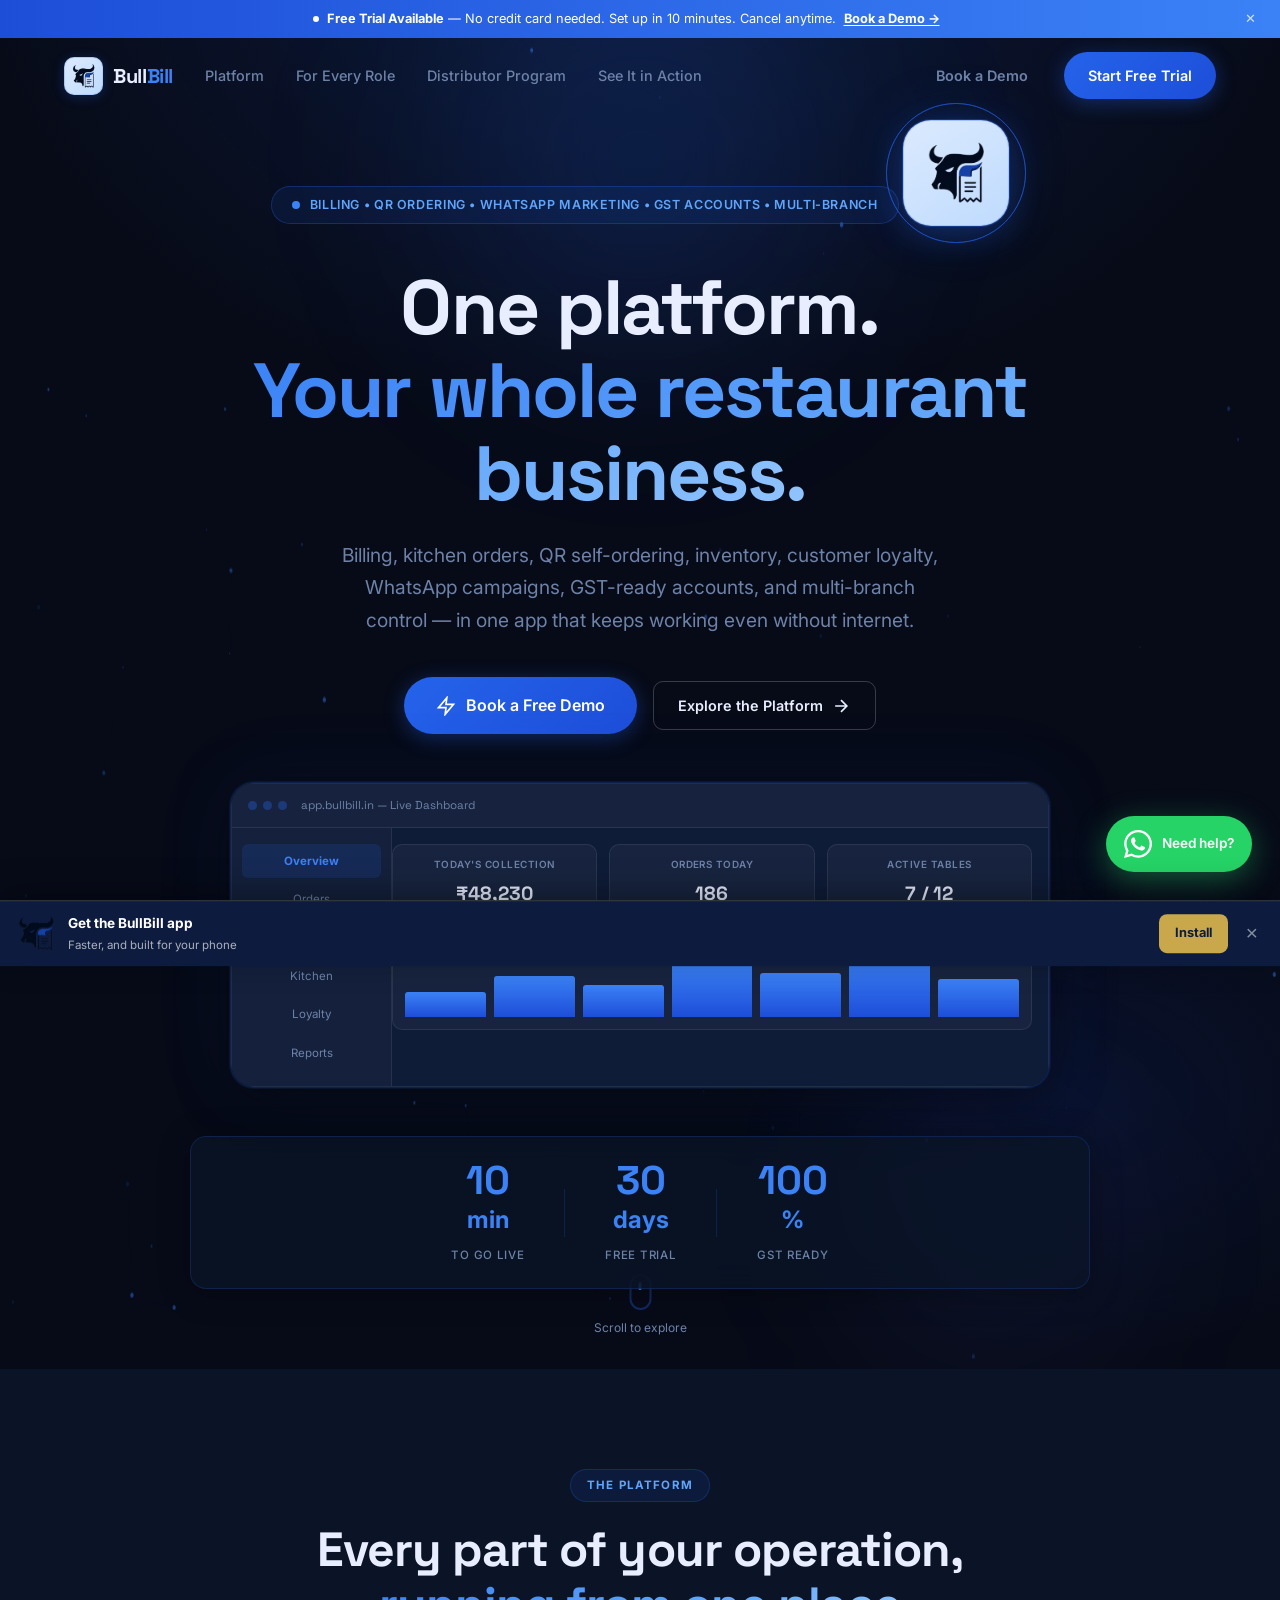
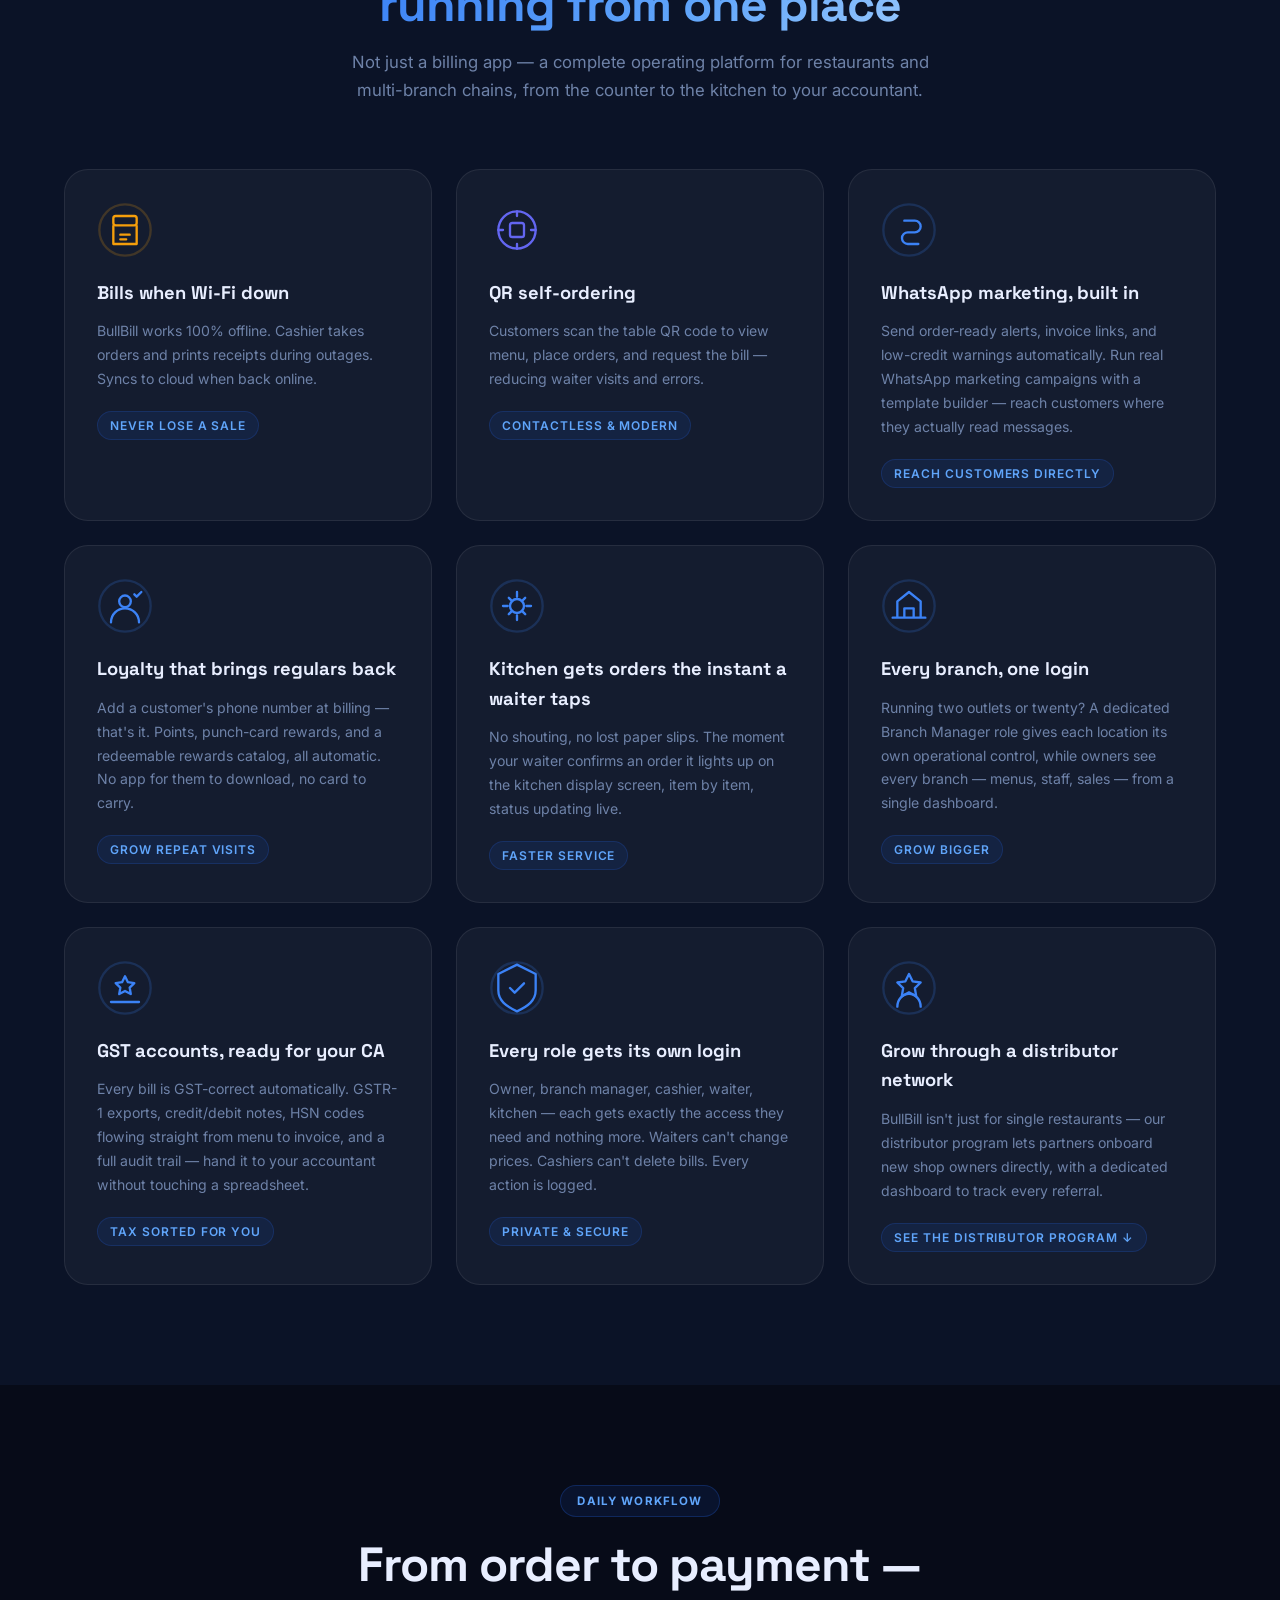
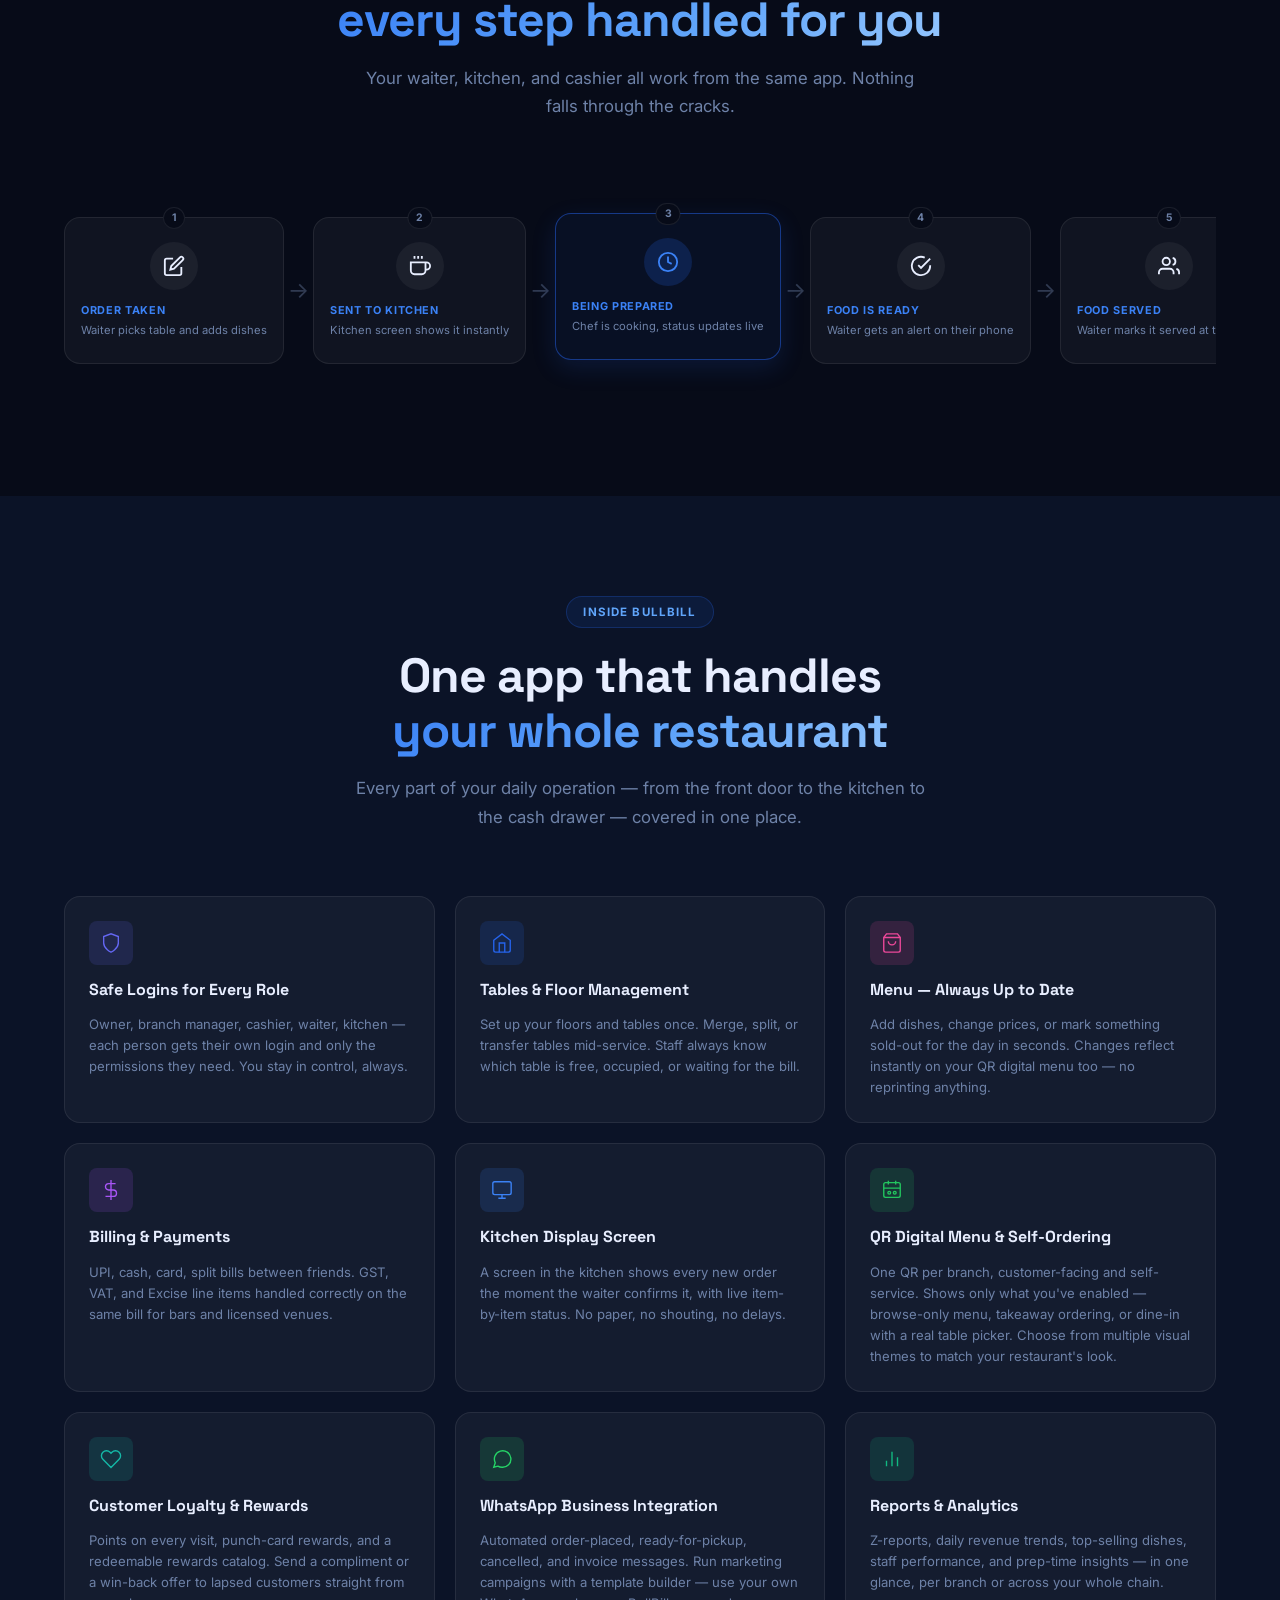
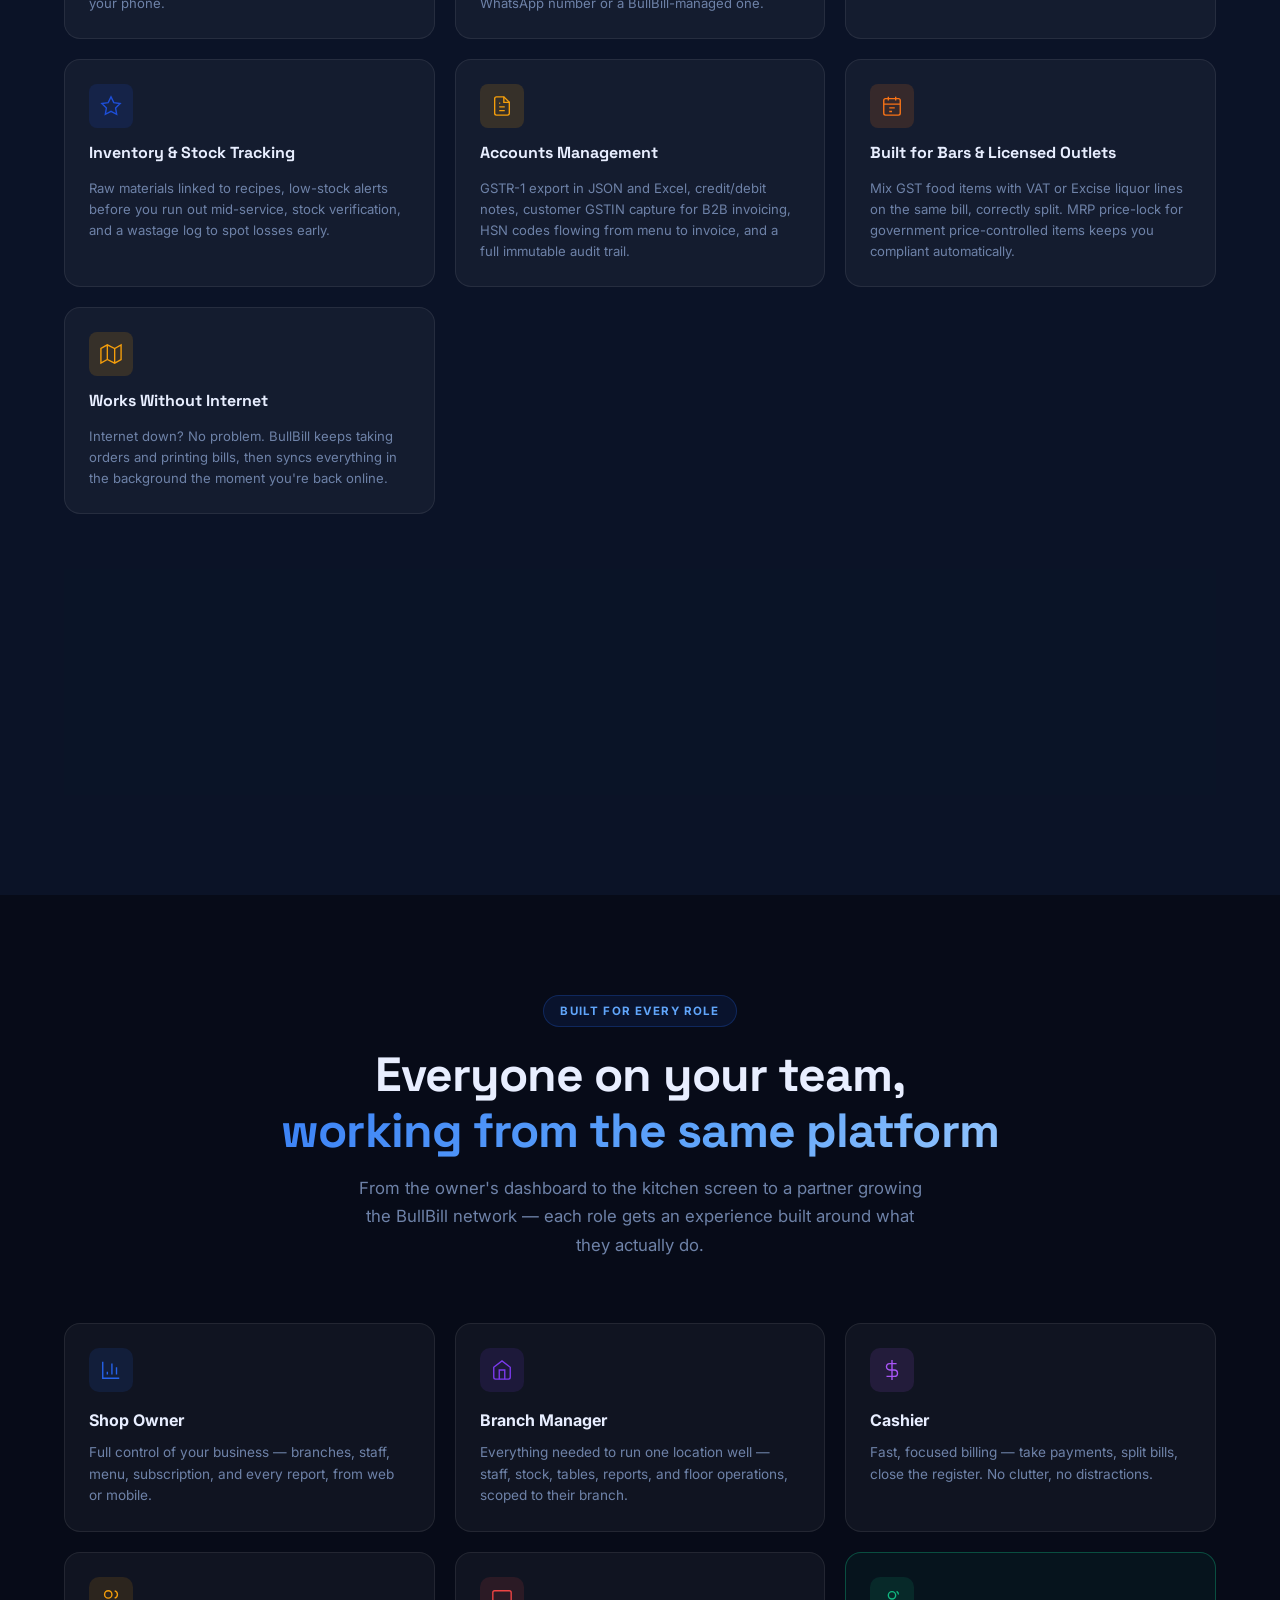
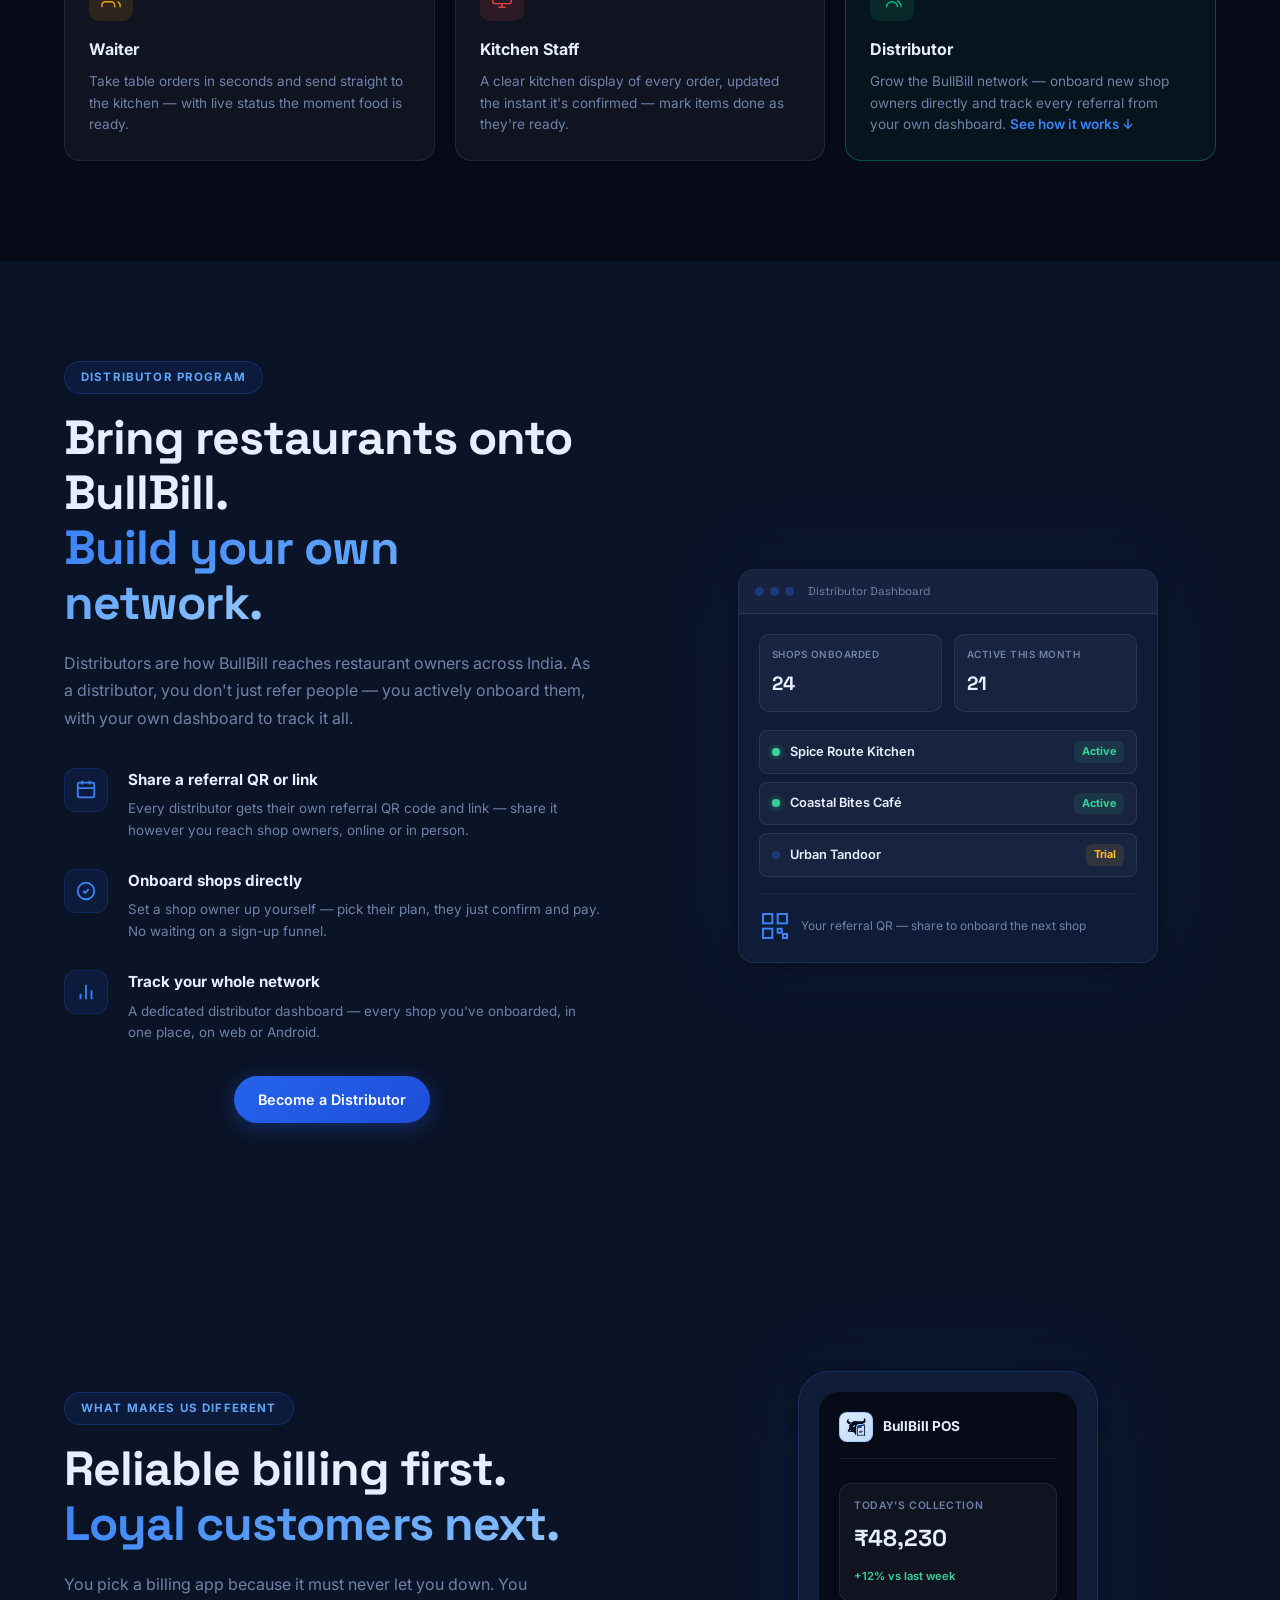
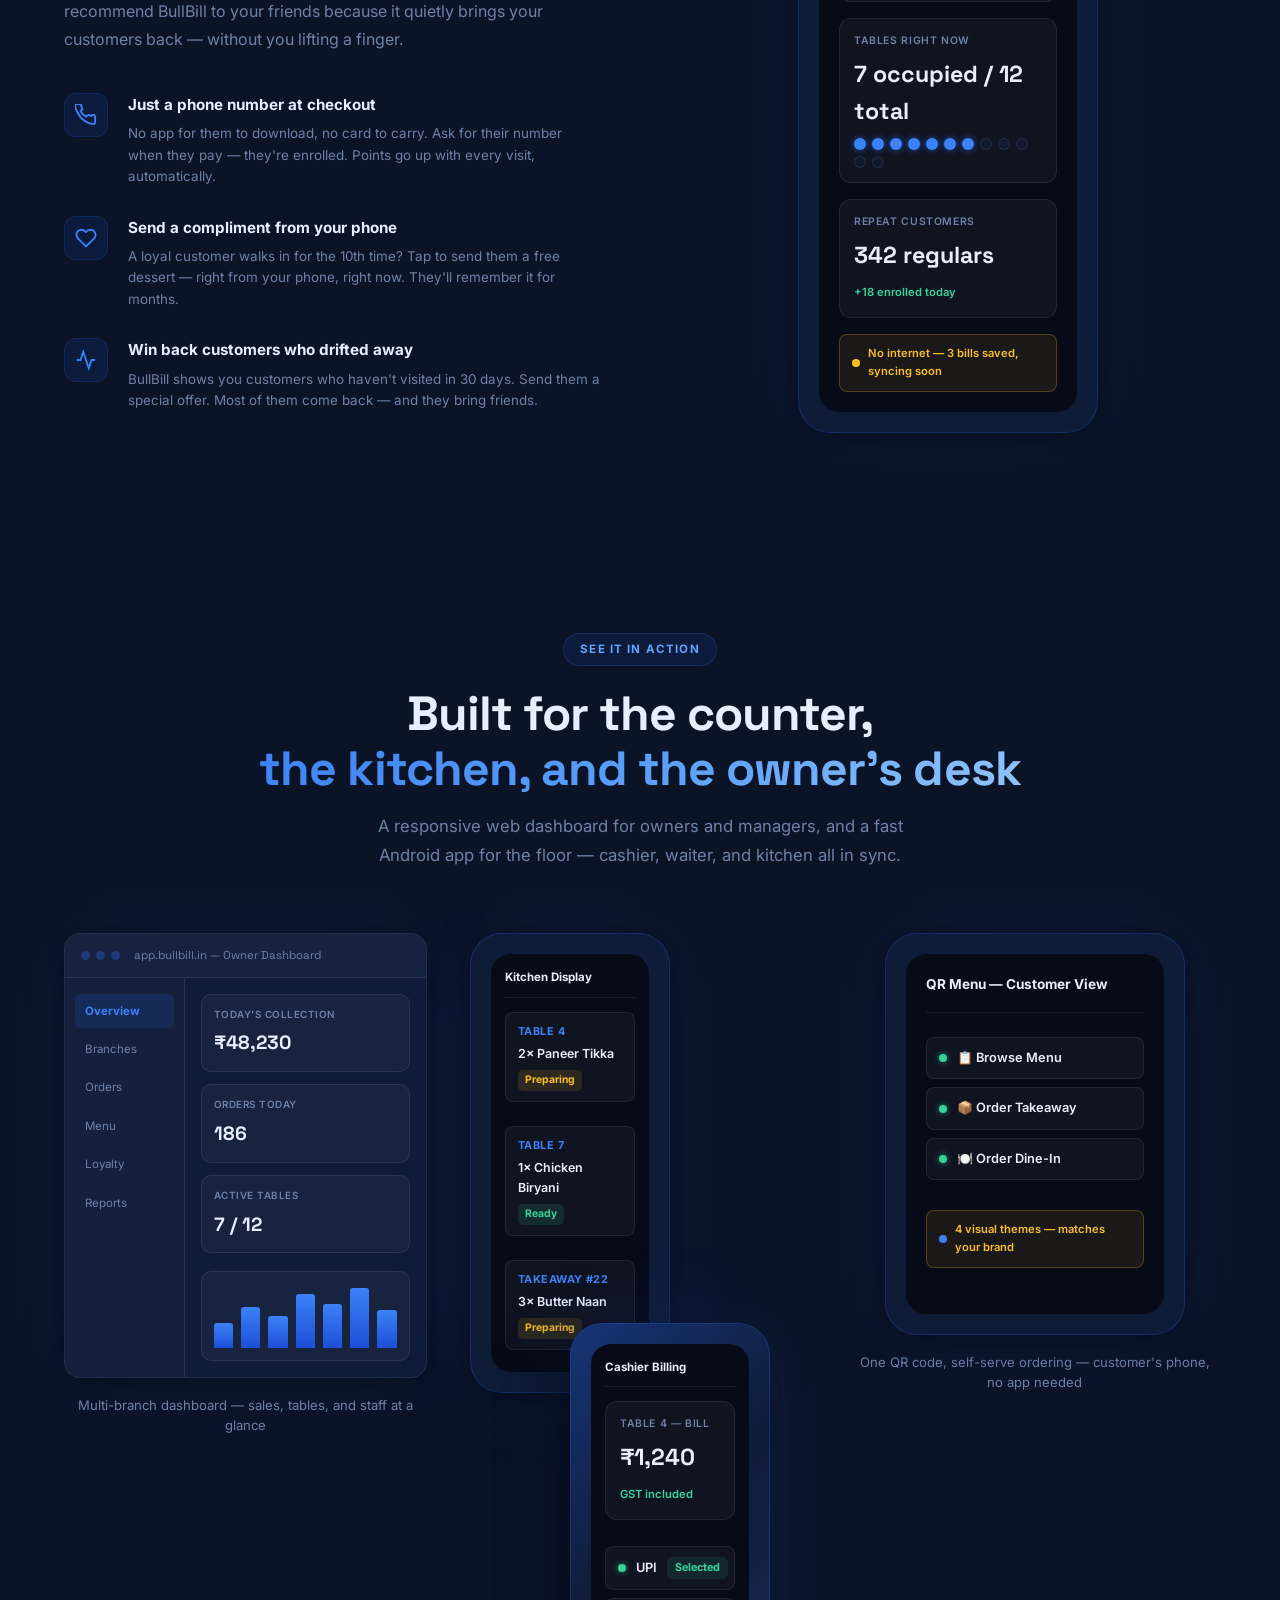
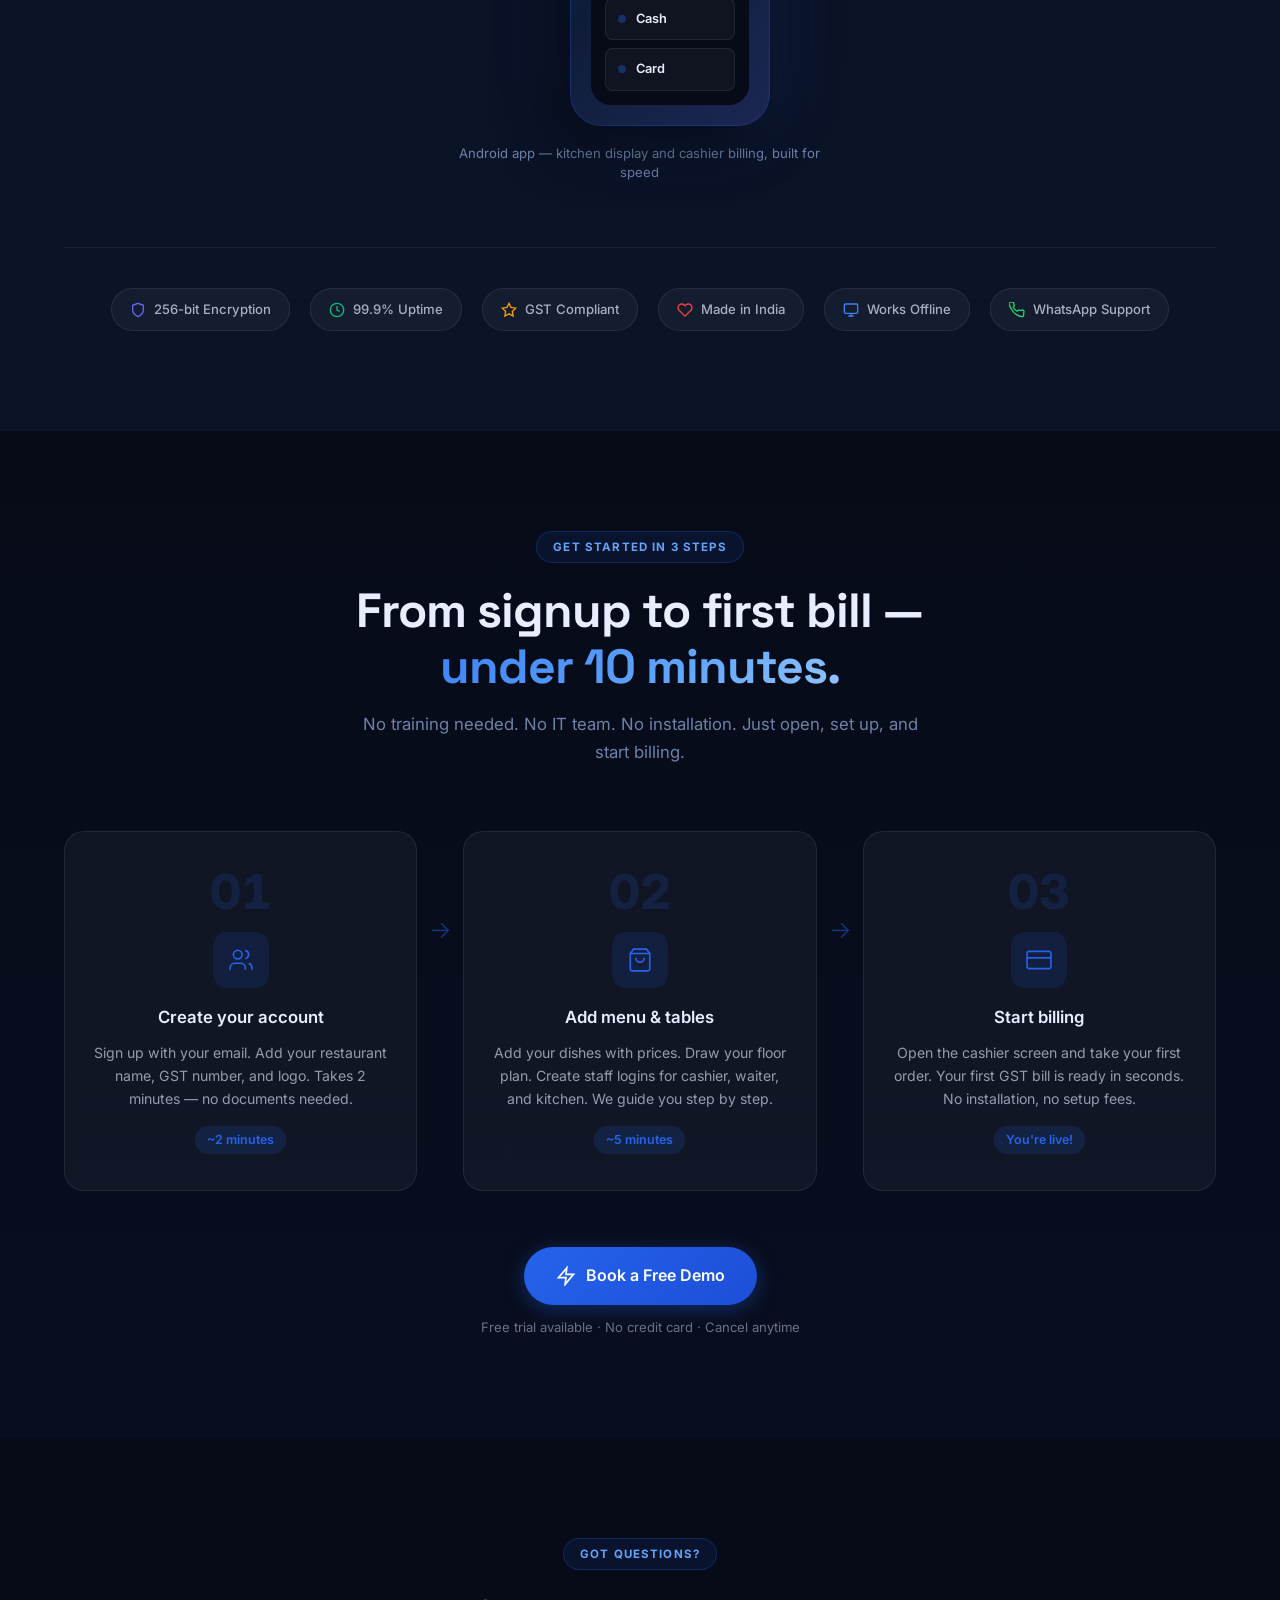
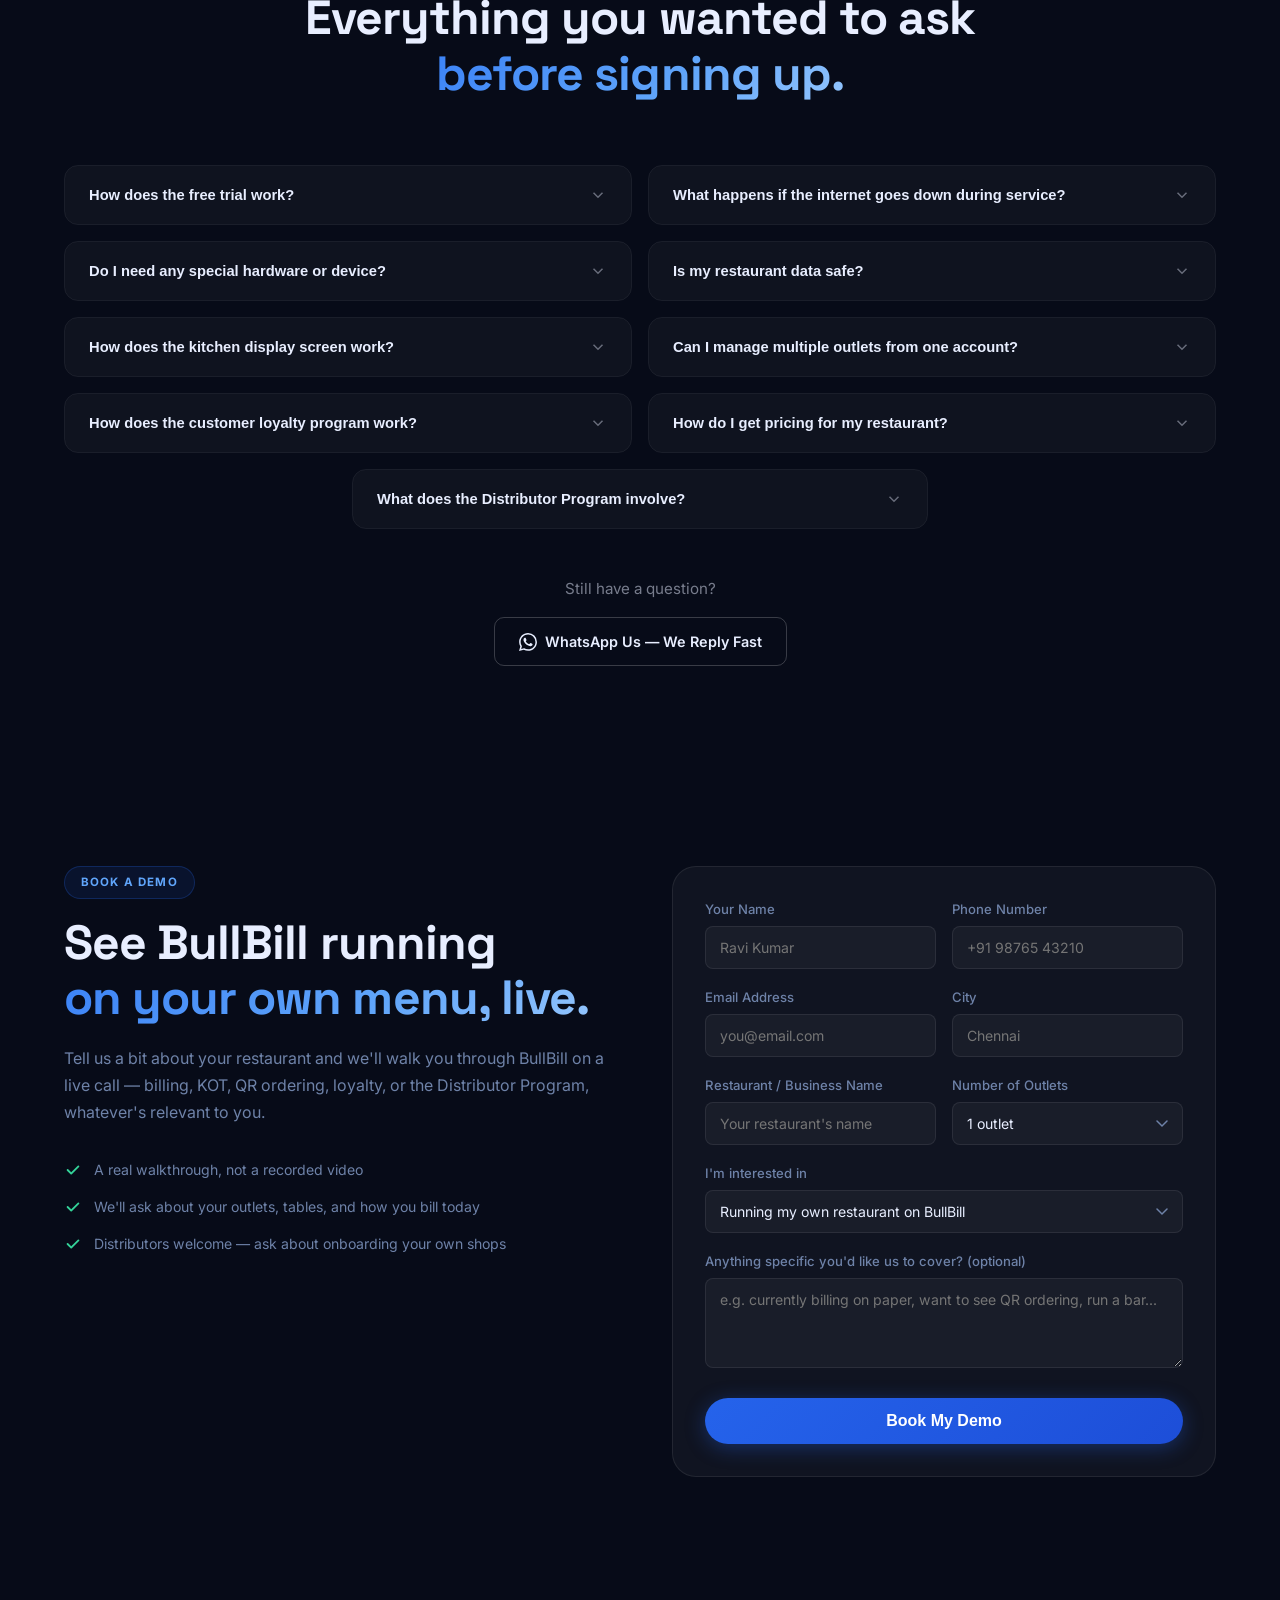
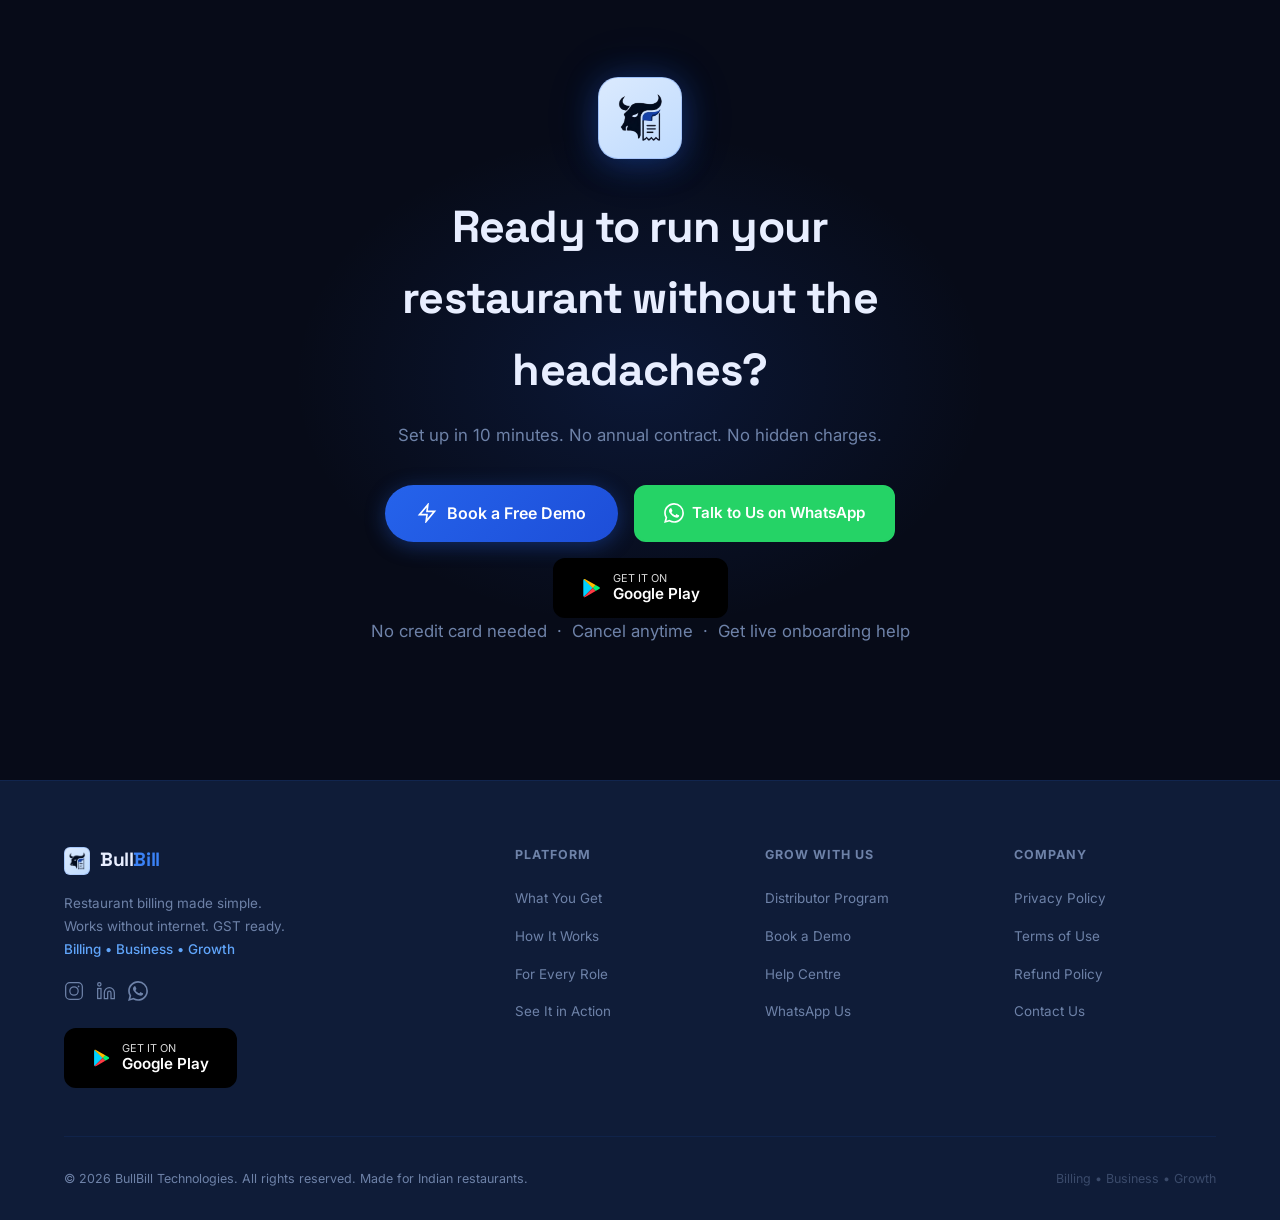
<file: index.html>
<!DOCTYPE html>
<html lang="en">
<head>
  <meta charset="UTF-8" />
  <meta name="viewport" content="width=device-width, initial-scale=1.0" />

  <!-- Google Analytics (GA4) -->
  <script async src="https://www.googletagmanager.com/gtag/js?id=G-3GB20F25YZ"></script>
  <script>
    window.dataLayer = window.dataLayer || [];
    function gtag(){dataLayer.push(arguments);}
    gtag('js', new Date());
    gtag('config', 'G-3GB20F25YZ');
  </script>

  <!-- Primary SEO Meta Tags -->
  <title>BullBill — All-in-One Restaurant POS, Billing & GST Software</title>
  <meta name="description" content="Offline-first restaurant POS & billing platform for Indian restaurants — kitchen orders (KDS), GST invoices, stock tracking, and customer loyalty in one app. Book a free demo today." />
  <meta name="keywords" content="restaurant POS, GST billing software, offline billing app, kitchen display system, POS for Indian restaurants, restaurant loyalty app, BullBill" />
  <link rel="canonical" href="https://bullbill.in/" />
  <link rel="icon" type="image/png" href="assets/images/logo-icon.png" />

  <!-- Fonts & Stylesheets -->
  <link rel="preconnect" href="https://fonts.googleapis.com" />
  <link rel="preconnect" href="https://fonts.gstatic.com" crossorigin />
  <link href="https://fonts.googleapis.com/css2?family=Inter:wght@300;400;500;600;700;800;900&family=Space+Grotesk:wght@400;500;600;700&display=swap" rel="stylesheet" />
  <link rel="stylesheet" href="assets/css/styles.css" />

  <!-- Open Graph -->
  <meta property="og:type" content="website" />
  <meta property="og:site_name" content="BullBill" />
  <meta property="og:url" content="https://bullbill.in/" />
  <meta property="og:title" content="BullBill — All-in-One Restaurant POS, Billing & GST Software" />
  <meta property="og:description" content="Offline-first restaurant POS & billing platform for Indian restaurants — kitchen orders (KDS), GST invoices, stock tracking, and customer loyalty. Book a free demo today." />
  <meta property="og:image" content="https://bullbill.in/assets/images/logo-with-name.png" />
  <meta property="og:locale" content="en_IN" />

  <!-- Twitter Card -->
  <meta name="twitter:card" content="summary_large_image" />
  <meta name="twitter:title" content="BullBill — All-in-One Restaurant POS, Billing & GST Software" />
  <meta name="twitter:description" content="Offline-first restaurant POS & billing platform for Indian restaurants — kitchen orders (KDS), GST invoices, stock tracking, and customer loyalty. Book a free demo today." />
  <meta name="twitter:image" content="https://bullbill.in/assets/images/logo-with-name.png" />

  <!-- Structured data — no pricing published (plans are demo-gated, not self-serve list price) -->
  <script type="application/ld+json">
  {
    "@context": "https://schema.org",
    "@type": "Organization",
    "name": "BullBill",
    "url": "https://bullbill.in/",
    "logo": "https://bullbill.in/assets/images/logo-icon.png",
    "sameAs": []
  }
  </script>
  <script type="application/ld+json">
  {
    "@context": "https://schema.org",
    "@type": "SoftwareApplication",
    "name": "BullBill",
    "applicationCategory": "BusinessApplication",
    "operatingSystem": "Web, Android",
    "description": "BullBill is the all-in-one operating platform for restaurants and multi-branch chains — billing, KOT, QR ordering, inventory, loyalty, WhatsApp marketing, GST accounts, and a distributor network. Book a free demo to see pricing for your restaurant.",
    "url": "https://bullbill.in/",
    "potentialAction": {
      "@type": "CommunicateAction",
      "name": "Book a Demo",
      "target": "https://bullbill.in/#demo"
    }
  }
  </script>
</head>
<body>

  <!-- ─── TRIAL ANNOUNCEMENT BAR ──────────────────────────────────── -->
  <div class="trial-bar" id="trialBar">
    <div class="trial-bar-inner">
      <span class="trial-bar-dot"></span>
      <span><strong>Free Trial Available</strong> — No credit card needed. Set up in 10 minutes. Cancel anytime.</span>
      <a href="#demo" class="trial-bar-link">Book a Demo →</a>
    </div>
    <!-- WB-02: id added; onclick moved to script.js -->
    <button class="trial-bar-close" id="trialBarClose" aria-label="Close">✕</button>
  </div>

  <!-- ─── NAVBAR ──────────────────────────────────────────────────── -->
  <nav class="navbar" id="navbar">
    <div class="nav-container">
      <a href="#" class="nav-logo">
        <div class="logo-badge">
          <img src="assets/images/logo-icon.png" alt="BullBill" class="logo-img" />
        </div>
        <span class="logo-wordmark">Bull<span>Bill</span></span>
      </a>
      <ul class="nav-links">
        <li><a href="#features">Platform</a></li>
        <li><a href="#roles">For Every Role</a></li>
        <li><a href="#distributor">Distributor Program</a></li>
        <li><a href="#showcase">See It in Action</a></li>
      </ul>
      <div class="nav-cta">
        <a href="#demo" class="btn btn-ghost">Book a Demo</a>
        <a href="https://app.bullbill.in" target="_blank" rel="noopener" class="btn btn-primary">Start Free Trial</a>
      </div>
      <button class="nav-toggle" id="navToggle" aria-label="Toggle menu">
        <span></span><span></span><span></span>
      </button>
    </div>
  </nav>

  <!-- ─── HERO ────────────────────────────────────────────────────── -->
  <section class="hero" id="home">
    <canvas id="particleCanvas"></canvas>
    <div class="hero-glow hero-glow-1"></div>
    <div class="hero-glow hero-glow-2"></div>

    <div class="hero-content">
      <div class="hero-badge reveal">
        <span class="badge-dot"></span>
        Billing &bull; QR Ordering &bull; WhatsApp Marketing &bull; GST Accounts &bull; Multi-Branch
      </div>

      <div class="hero-logo-wrap reveal delay-1">
        <div class="hero-logo-badge">
          <img src="assets/images/logo-icon.png" alt="BullBill" class="hero-logo" id="heroLogo" />
        </div>
        <div class="logo-ring ring-1"></div>
        <div class="logo-ring ring-2"></div>
        <div class="logo-ring ring-3"></div>
      </div>

      <h1 class="hero-title reveal delay-2">
        One platform.<br /><span class="gradient-text">Your whole restaurant business.</span>
      </h1>
      <p class="hero-subtitle reveal delay-3">
        Billing, kitchen orders, QR self-ordering, inventory, customer loyalty, WhatsApp campaigns,
        GST-ready accounts, and multi-branch control — in one app that keeps working even without internet.
      </p>

      <div class="hero-actions reveal delay-4">
        <a href="#demo" class="btn btn-primary btn-lg">
          <svg width="20" height="20" viewBox="0 0 24 24" fill="none" stroke="currentColor" stroke-width="2"><path d="M13 2L3 14h9l-1 8 10-12h-9l1-8z"/></svg>
          Book a Free Demo
        </a>
        <a href="#features" class="btn btn-outline btn-lg">
          Explore the Platform
          <svg width="20" height="20" viewBox="0 0 24 24" fill="none" stroke="currentColor" stroke-width="2"><path d="M5 12h14M12 5l7 7-7 7"/></svg>
        </a>
      </div>

      <!-- WB-08: Replaced static logo-dark.png with a live CSS product mockup -->
      <div class="hero-brand-banner reveal delay-4">
        <div class="mock-window mock-window-wide" style="max-width:820px">
          <div class="mock-window-bar">
            <span class="mock-dot"></span><span class="mock-dot"></span><span class="mock-dot"></span>
            <span class="mock-window-title">app.bullbill.in — Live Dashboard</span>
          </div>
          <div class="mock-window-body mock-dashboard" style="gap:0">
            <div class="mock-sidebar">
              <div class="mock-side-item active">Overview</div>
              <div class="mock-side-item">Orders</div>
              <div class="mock-side-item">Menu</div>
              <div class="mock-side-item">Kitchen</div>
              <div class="mock-side-item">Loyalty</div>
              <div class="mock-side-item">Reports</div>
            </div>
            <div class="mock-main">
              <div class="mock-stat-row">
                <div class="mock-stat"><span class="mock-stat-label">Today&#39;s Collection</span><span class="mock-stat-value">₹48,230</span></div>
                <div class="mock-stat"><span class="mock-stat-label">Orders Today</span><span class="mock-stat-value">186</span></div>
                <div class="mock-stat"><span class="mock-stat-label">Active Tables</span><span class="mock-stat-value">7 / 12</span></div>
              </div>
              <div class="mock-chart">
                <div class="mock-bar" style="height:40%"></div>
                <div class="mock-bar" style="height:65%"></div>
                <div class="mock-bar" style="height:50%"></div>
                <div class="mock-bar" style="height:85%"></div>
                <div class="mock-bar" style="height:70%"></div>
                <div class="mock-bar" style="height:95%"></div>
                <div class="mock-bar" style="height:60%"></div>
              </div>
            </div>
          </div>
        </div>
      </div>

      <div class="hero-stats reveal delay-5">
        <div class="stat-item">
          <span class="stat-num" data-target="10">0</span><span class="stat-unit"> min</span>
          <span class="stat-label">To Go Live</span>
        </div>
        <div class="stat-divider"></div>
        <div class="stat-item">
          <span class="stat-num" data-target="30">0</span><span class="stat-unit"> days</span>
          <span class="stat-label">Free Trial</span>
        </div>
        <div class="stat-divider"></div>
        <div class="stat-item">
          <span class="stat-num" data-target="100">0</span><span class="stat-unit">%</span>
          <span class="stat-label">GST Ready</span>
        </div>
      </div>
    </div>

    <div class="scroll-indicator">
      <div class="scroll-mouse">
        <div class="scroll-wheel"></div>
      </div>
      <span>Scroll to explore</span>
    </div>
  </section>

  <!-- ─── FEATURES ─────────────────────────────────────────────────── -->
  <section class="features" id="features">
    <div class="container">
      <div class="section-header">
        <span class="section-tag reveal">The Platform</span>
        <h2 class="section-title reveal delay-1">Every part of your operation,<br /><span class="gradient-text">running from one place</span></h2>
        <p class="section-subtitle reveal delay-2">Not just a billing app — a complete operating platform for restaurants and multi-branch chains, from the counter to the kitchen to your accountant.</p>
      </div>

      <div class="features-grid">
        <!-- WB-12: Per-feature accent colors matching the services-grid pattern -->
        <div class="feature-card reveal" data-delay="0" style="--icon-color:#f59e0b">
          <div class="feature-icon">
            <svg viewBox="0 0 48 48" fill="none"><circle cx="24" cy="24" r="22" stroke="currentColor" stroke-width="2" opacity="0.2"/><path d="M16 12h16a2 2 0 012 2v4a2 2 0 01-2 2H16a2 2 0 01-2-2v-4a2 2 0 012-2z" stroke="currentColor" stroke-width="2" stroke-linejoin="round"/><path d="M14 20v16h20V20" stroke="currentColor" stroke-width="2" stroke-linejoin="round"/><path d="M20 28h8M20 32h5" stroke="currentColor" stroke-width="2" stroke-linecap="round"/></svg>
          </div>
          <h3>Bills when Wi-Fi down</h3>
          <p>BullBill works 100% offline. Cashier takes orders and prints receipts during outages. Syncs to cloud when back online.</p>
          <div class="feature-tag">Never lose a sale</div>
        </div>

        <div class="feature-card reveal" data-delay="80" style="--icon-color:#6366f1">
          <div class="feature-icon">
            <svg viewBox="0 0 48 48" fill="none"><circle cx="24" cy="24" r="16" stroke="currentColor" stroke-width="2"/><path d="M24 8v4M24 36v4M8 24h4M36 24h4" stroke="currentColor" stroke-width="2" stroke-linecap="round"/><rect x="18" y="18" width="12" height="12" rx="2" stroke="currentColor" stroke-width="2"/></svg>
          </div>
          <h3>QR self-ordering</h3>
          <p>Customers scan the table QR code to view menu, place orders, and request the bill — reducing waiter visits and errors.</p>
          <div class="feature-tag">Contactless & modern</div>
        </div>

        <div class="feature-card reveal" data-delay="160">
          <div class="feature-icon">
            <svg viewBox="0 0 48 48" fill="none"><circle cx="24" cy="24" r="22" stroke="currentColor" stroke-width="2" opacity="0.2"/><path d="M40.84 9.61a11.5 11.5 0 00-16.28 0L24 10.13l-.56-.52a11.5 11.5 0 00-16.28 16.28l.56.56L24 43l16.28-16.55.56-.56a11.5 11.5 0 000-16.28z" stroke="currentColor" stroke-width="2" stroke-linejoin="round" opacity="0"/><path d="M20 16h9a5 5 0 010 10h-6a5 5 0 000 10h9" stroke="currentColor" stroke-width="2" stroke-linecap="round"/></svg>
          </div>
          <h3>WhatsApp marketing, built in</h3>
          <p>Send order-ready alerts, invoice links, and low-credit warnings automatically. Run real WhatsApp marketing campaigns with a template builder — reach customers where they actually read messages.</p>
          <div class="feature-tag">Reach customers directly</div>
        </div>

        <div class="feature-card reveal" data-delay="0">
          <div class="feature-icon">
            <svg viewBox="0 0 48 48" fill="none"><circle cx="24" cy="24" r="22" stroke="currentColor" stroke-width="2" opacity="0.2"/><circle cx="24" cy="20" r="5" stroke="currentColor" stroke-width="2"/><path d="M12 38c0-6.627 5.373-12 12-12s12 5.373 12 12" stroke="currentColor" stroke-width="2" stroke-linecap="round"/><path d="M32 14l2 2 4-4" stroke="currentColor" stroke-width="2" stroke-linecap="round" stroke-linejoin="round"/></svg>
          </div>
          <h3>Loyalty that brings regulars back</h3>
          <p>Add a customer's phone number at billing — that's it. Points, punch-card rewards, and a redeemable rewards catalog, all automatic. No app for them to download, no card to carry.</p>
          <div class="feature-tag">Grow repeat visits</div>
        </div>

        <div class="feature-card reveal" data-delay="80">
          <div class="feature-icon">
            <svg viewBox="0 0 48 48" fill="none"><circle cx="24" cy="24" r="22" stroke="currentColor" stroke-width="2" opacity="0.2"/><path d="M24 12v4M24 32v4M12 24h4M32 24h4" stroke="currentColor" stroke-width="2" stroke-linecap="round"/><circle cx="24" cy="24" r="6" stroke="currentColor" stroke-width="2"/><path d="M17 17l2.8 2.8M28.2 28.2L31 31M17 31l2.8-2.8M28.2 19.8L31 17" stroke="currentColor" stroke-width="2" stroke-linecap="round"/></svg>
          </div>
          <h3>Kitchen gets orders the instant a waiter taps</h3>
          <p>No shouting, no lost paper slips. The moment your waiter confirms an order it lights up on the kitchen display screen, item by item, status updating live.</p>
          <div class="feature-tag">Faster service</div>
        </div>

        <div class="feature-card reveal" data-delay="160">
          <div class="feature-icon">
            <svg viewBox="0 0 48 48" fill="none"><circle cx="24" cy="24" r="22" stroke="currentColor" stroke-width="2" opacity="0.2"/><path d="M14 34V20l10-8 10 8v14" stroke="currentColor" stroke-width="2" stroke-linejoin="round"/><path d="M20 34v-8h8v8" stroke="currentColor" stroke-width="2" stroke-linejoin="round"/><path d="M10 34h28" stroke="currentColor" stroke-width="2" stroke-linecap="round"/></svg>
          </div>
          <h3>Every branch, one login</h3>
          <p>Running two outlets or twenty? A dedicated Branch Manager role gives each location its own operational control, while owners see every branch — menus, staff, sales — from a single dashboard.</p>
          <div class="feature-tag">Grow bigger</div>
        </div>

        <div class="feature-card reveal" data-delay="0">
          <div class="feature-icon">
            <svg viewBox="0 0 48 48" fill="none"><circle cx="24" cy="24" r="22" stroke="currentColor" stroke-width="2" opacity="0.2"/><path d="M24 14l2.5 5 5.5.8-4 3.9.95 5.5L24 26.5l-4.95 2.7.95-5.5-4-3.9 5.5-.8L24 14z" stroke="currentColor" stroke-width="2" stroke-linejoin="round"/><path d="M12 36h24" stroke="currentColor" stroke-width="2" stroke-linecap="round"/></svg>
          </div>
          <h3>GST accounts, ready for your CA</h3>
          <p>Every bill is GST-correct automatically. GSTR-1 exports, credit/debit notes, HSN codes flowing straight from menu to invoice, and a full audit trail — hand it to your accountant without touching a spreadsheet.</p>
          <div class="feature-tag">Tax sorted for you</div>
        </div>

        <div class="feature-card reveal" data-delay="80">
          <div class="feature-icon">
            <svg viewBox="0 0 48 48" fill="none"><circle cx="24" cy="24" r="22" stroke="currentColor" stroke-width="2" opacity="0.2"/><path d="M24 4l16 8v14c0 9-6.8 13.7-16 18-9.2-4.3-16-9-16-18V12l16-8z" stroke="currentColor" stroke-width="2" stroke-linejoin="round"/><path d="M18 24l4 4 8-8" stroke="currentColor" stroke-width="2" stroke-linecap="round" stroke-linejoin="round"/></svg>
          </div>
          <h3>Every role gets its own login</h3>
          <p>Owner, branch manager, cashier, waiter, kitchen — each gets exactly the access they need and nothing more. Waiters can't change prices. Cashiers can't delete bills. Every action is logged.</p>
          <div class="feature-tag">Private & secure</div>
        </div>

        <div class="feature-card reveal" data-delay="160">
          <div class="feature-icon">
            <svg viewBox="0 0 48 48" fill="none"><circle cx="24" cy="24" r="22" stroke="currentColor" stroke-width="2" opacity="0.2"/><path d="M12 2l3.09 6.26L22 9.27l-5 4.87 1.18 6.88L12 17.77l-6.18 3.25L7 14.14 2 9.27l6.91-1.01L12 2z" stroke="currentColor" stroke-width="2" stroke-linejoin="round" transform="translate(12,10) scale(1)"/><path d="M14 40c0-6 4.5-11 10-11s10 5 10 11" stroke="currentColor" stroke-width="2" stroke-linecap="round"/></svg>
          </div>
          <h3>Grow through a distributor network</h3>
          <p>BullBill isn't just for single restaurants — our distributor program lets partners onboard new shop owners directly, with a dedicated dashboard to track every referral.</p>
          <div class="feature-tag">See the Distributor Program ↓</div>
        </div>

      </div>
    </div>
  </section>

  <!-- ─── ORDER LIFECYCLE ───────────────────────────────────────────── -->
  <section class="lifecycle" id="how-it-works">
    <div class="container">
      <div class="section-header">
        <span class="section-tag reveal">Daily Workflow</span>
        <h2 class="section-title reveal delay-1">From order to payment —<br /><span class="gradient-text">every step handled for you</span></h2>
        <p class="section-subtitle reveal delay-2">Your waiter, kitchen, and cashier all work from the same app. Nothing falls through the cracks.</p>
      </div>

      <div class="lifecycle-flow reveal delay-2">
        <div class="lifecycle-step" data-step="1">
          <div class="step-bubble">
            <svg viewBox="0 0 24 24" fill="none" stroke="currentColor" stroke-width="2"><path d="M11 4H4a2 2 0 00-2 2v14a2 2 0 002 2h14a2 2 0 002-2v-7"/><path d="M18.5 2.5a2.121 2.121 0 013 3L12 15l-4 1 1-4 9.5-9.5z"/></svg>
          </div>
          <div class="step-info">
            <span class="step-state">ORDER TAKEN</span>
            <span class="step-desc">Waiter picks table and adds dishes</span>
          </div>
        </div>
        <div class="step-arrow">→</div>

        <div class="lifecycle-step" data-step="2">
          <div class="step-bubble">
            <svg viewBox="0 0 24 24" fill="none" stroke="currentColor" stroke-width="2"><path d="M18 8h1a4 4 0 010 8h-1M2 8h16v9a4 4 0 01-4 4H6a4 4 0 01-4-4V8zM6 1v3M10 1v3M14 1v3"/></svg>
          </div>
          <div class="step-info">
            <span class="step-state">SENT TO KITCHEN</span>
            <span class="step-desc">Kitchen screen shows it instantly</span>
          </div>
        </div>
        <div class="step-arrow">→</div>

        <div class="lifecycle-step" data-step="3">
          <div class="step-bubble">
            <svg viewBox="0 0 24 24" fill="none" stroke="currentColor" stroke-width="2"><circle cx="12" cy="12" r="10"/><path d="M12 6v6l4 2"/></svg>
          </div>
          <div class="step-info">
            <span class="step-state">BEING PREPARED</span>
            <span class="step-desc">Chef is cooking, status updates live</span>
          </div>
        </div>
        <div class="step-arrow">→</div>

        <div class="lifecycle-step" data-step="4">
          <div class="step-bubble">
            <svg viewBox="0 0 24 24" fill="none" stroke="currentColor" stroke-width="2"><path d="M22 11.08V12a10 10 0 11-5.93-9.14"/><polyline points="22,4 12,14.01 9,11.01"/></svg>
          </div>
          <div class="step-info">
            <span class="step-state">FOOD IS READY</span>
            <span class="step-desc">Waiter gets an alert on their phone</span>
          </div>
        </div>
        <div class="step-arrow">→</div>

        <div class="lifecycle-step" data-step="5">
          <div class="step-bubble">
            <svg viewBox="0 0 24 24" fill="none" stroke="currentColor" stroke-width="2"><path d="M17 21v-2a4 4 0 00-4-4H5a4 4 0 00-4 4v2"/><circle cx="9" cy="7" r="4"/><path d="M23 21v-2a4 4 0 00-3-3.87M16 3.13a4 4 0 010 7.75"/></svg>
          </div>
          <div class="step-info">
            <span class="step-state">FOOD SERVED</span>
            <span class="step-desc">Waiter marks it served at the table</span>
          </div>
        </div>
        <div class="step-arrow">→</div>

        <div class="lifecycle-step" data-step="6">
          <div class="step-bubble">
            <svg viewBox="0 0 24 24" fill="none" stroke="currentColor" stroke-width="2"><rect x="1" y="4" width="22" height="16" rx="2" ry="2"/><line x1="1" y1="10" x2="23" y2="10"/></svg>
          </div>
          <div class="step-info">
            <span class="step-state">BILL READY</span>
            <span class="step-desc">GST bill in one tap — UPI, cash or card</span>
          </div>
        </div>
        <div class="step-arrow">→</div>

        <div class="lifecycle-step active" data-step="7">
          <div class="step-bubble">
            <svg viewBox="0 0 24 24" fill="none" stroke="currentColor" stroke-width="2"><polyline points="20 6 9 17 4 12"/></svg>
          </div>
          <div class="step-info">
            <span class="step-state">PAYMENT DONE</span>
            <span class="step-desc">Customer earns points. Reports update.</span>
          </div>
        </div>
      </div>
    </div>
  </section>

  <!-- ─── INSIDE BULLBILL ────────────────────────────────────────────── -->
  <section class="services-section" id="services">
    <div class="container">
      <div class="section-header">
        <span class="section-tag reveal">Inside BullBill</span>
        <h2 class="section-title reveal delay-1">One app that handles<br /><span class="gradient-text">your whole restaurant</span></h2>
        <p class="section-subtitle reveal delay-2">Every part of your daily operation — from the front door to the kitchen to the cash drawer — covered in one place.</p>
      </div>

      <div class="services-grid">
        <div class="service-card reveal" data-delay="0">
          <div class="service-icon" style="--icon-color:#6366f1">
            <svg viewBox="0 0 24 24" fill="none" stroke="currentColor" stroke-width="1.5"><path d="M12 22s8-4 8-10V5l-8-3-8 3v7c0 6 8 10 8 10z"/></svg>
          </div>
          <h4>Safe Logins for Every Role</h4>
          <p>Owner, branch manager, cashier, waiter, kitchen — each person gets their own login and only the permissions they need. You stay in control, always.</p>
        </div>

        <div class="service-card reveal" data-delay="80">
          <div class="service-icon" style="--icon-color:#2563eb">
            <svg viewBox="0 0 24 24" fill="none" stroke="currentColor" stroke-width="1.5"><path d="M3 9l9-7 9 7v11a2 2 0 01-2 2H5a2 2 0 01-2-2z"/><polyline points="9 22 9 12 15 12 15 22"/></svg>
          </div>
          <h4>Tables & Floor Management</h4>
          <p>Set up your floors and tables once. Merge, split, or transfer tables mid-service. Staff always know which table is free, occupied, or waiting for the bill.</p>
        </div>

        <div class="service-card reveal" data-delay="160">
          <div class="service-icon" style="--icon-color:#ec4899">
            <svg viewBox="0 0 24 24" fill="none" stroke="currentColor" stroke-width="1.5"><path d="M6 2L3 6v14a2 2 0 002 2h14a2 2 0 002-2V6l-3-4z"/><line x1="3" y1="6" x2="21" y2="6"/><path d="M16 10a4 4 0 01-8 0"/></svg>
          </div>
          <h4>Menu — Always Up to Date</h4>
          <p>Add dishes, change prices, or mark something sold-out for the day in seconds. Changes reflect instantly on your QR digital menu too — no reprinting anything.</p>
        </div>

        <div class="service-card reveal" data-delay="240">
          <div class="service-icon" style="--icon-color:#a855f7">
            <svg viewBox="0 0 24 24" fill="none" stroke="currentColor" stroke-width="1.5"><line x1="12" y1="1" x2="12" y2="23"/><path d="M17 5H9.5a3.5 3.5 0 100 7h5a3.5 3.5 0 110 7H6"/></svg>
          </div>
          <h4>Billing & Payments</h4>
          <p>UPI, cash, card, split bills between friends. GST, VAT, and Excise line items handled correctly on the same bill for bars and licensed venues.</p>
        </div>

        <div class="service-card reveal" data-delay="0">
          <div class="service-icon" style="--icon-color:#3b82f6">
            <svg viewBox="0 0 24 24" fill="none" stroke="currentColor" stroke-width="1.5"><rect x="2" y="3" width="20" height="14" rx="2" ry="2"/><line x1="8" y1="21" x2="16" y2="21"/><line x1="12" y1="17" x2="12" y2="21"/></svg>
          </div>
          <h4>Kitchen Display Screen</h4>
          <p>A screen in the kitchen shows every new order the moment the waiter confirms it, with live item-by-item status. No paper, no shouting, no delays.</p>
        </div>

        <div class="service-card reveal" data-delay="80">
          <div class="service-icon" style="--icon-color:#22c55e">
            <svg viewBox="0 0 24 24" fill="none" stroke="currentColor" stroke-width="1.5"><rect x="3" y="4" width="18" height="16" rx="2"/><path d="M8 2v4M16 2v4M3 10h18"/><circle cx="9" cy="15" r="1.5"/><circle cx="15" cy="15" r="1.5"/></svg>
          </div>
          <h4>QR Digital Menu & Self-Ordering</h4>
          <p>One QR per branch, customer-facing and self-service. Shows only what you've enabled — browse-only menu, takeaway ordering, or dine-in with a real table picker. Choose from multiple visual themes to match your restaurant's look.</p>
        </div>

        <div class="service-card reveal" data-delay="160">
          <div class="service-icon" style="--icon-color:#14b8a6">
            <svg viewBox="0 0 24 24" fill="none" stroke="currentColor" stroke-width="1.5"><path d="M20.84 4.61a5.5 5.5 0 00-7.78 0L12 5.67l-1.06-1.06a5.5 5.5 0 00-7.78 7.78l1.06 1.06L12 21.23l7.78-7.78 1.06-1.06a5.5 5.5 0 000-7.78z"/></svg>
          </div>
          <h4>Customer Loyalty & Rewards</h4>
          <p>Points on every visit, punch-card rewards, and a redeemable rewards catalog. Send a compliment or a win-back offer to lapsed customers straight from your phone.</p>
        </div>

        <div class="service-card reveal" data-delay="240">
          <div class="service-icon" style="--icon-color:#25d366">
            <svg viewBox="0 0 24 24" fill="none" stroke="currentColor" stroke-width="1.5"><path d="M20.84 4.61a5.5 5.5 0 00-7.78 0" opacity="0"/><path d="M3 21l1.65-4.95A9 9 0 1112 21a8.94 8.94 0 01-4.5-1.2z"/></svg>
          </div>
          <h4>WhatsApp Business Integration</h4>
          <p>Automated order-placed, ready-for-pickup, cancelled, and invoice messages. Run marketing campaigns with a template builder — use your own WhatsApp number or a BullBill-managed one.</p>
        </div>

        <div class="service-card reveal" data-delay="0">
          <div class="service-icon" style="--icon-color:#10b981">
            <svg viewBox="0 0 24 24" fill="none" stroke="currentColor" stroke-width="1.5"><path d="M18 20V10M12 20V4M6 20v-6"/></svg>
          </div>
          <h4>Reports & Analytics</h4>
          <p>Z-reports, daily revenue trends, top-selling dishes, staff performance, and prep-time insights — in one glance, per branch or across your whole chain.</p>
        </div>

        <div class="service-card reveal" data-delay="80">
          <div class="service-icon" style="--icon-color:#1d4ed8">
            <svg viewBox="0 0 24 24" fill="none" stroke="currentColor" stroke-width="1.5"><path d="M12 2l3.09 6.26L22 9.27l-5 4.87 1.18 6.88L12 17.77l-6.18 3.25L7 14.14 2 9.27l6.91-1.01L12 2z"/></svg>
          </div>
          <h4>Inventory & Stock Tracking</h4>
          <p>Raw materials linked to recipes, low-stock alerts before you run out mid-service, stock verification, and a wastage log to spot losses early.</p>
        </div>

        <div class="service-card reveal" data-delay="160">
          <div class="service-icon" style="--icon-color:#f59e0b">
            <svg viewBox="0 0 24 24" fill="none" stroke="currentColor" stroke-width="1.5"><path d="M14 2H6a2 2 0 00-2 2v16a2 2 0 002 2h12a2 2 0 002-2V8z"/><path d="M14 2v6h6M9 13h6M9 17h6M9 9h1"/></svg>
          </div>
          <h4>Accounts Management</h4>
          <p>GSTR-1 export in JSON and Excel, credit/debit notes, customer GSTIN capture for B2B invoicing, HSN codes flowing from menu to invoice, and a full immutable audit trail.</p>
        </div>

        <div class="service-card reveal" data-delay="240">
          <div class="service-icon" style="--icon-color:#f97316">
            <svg viewBox="0 0 24 24" fill="none" stroke="currentColor" stroke-width="1.5"><path d="M8 2v4M16 2v4M3 10h18M5 4h14a2 2 0 012 2v14a2 2 0 01-2 2H5a2 2 0 01-2-2V6a2 2 0 012-2z"/><path d="M9 14h6M9 18h3"/></svg>
          </div>
          <h4>Built for Bars & Licensed Outlets</h4>
          <p>Mix GST food items with VAT or Excise liquor lines on the same bill, correctly split. MRP price-lock for government price-controlled items keeps you compliant automatically.</p>
        </div>

        <div class="service-card reveal" data-delay="0">
          <div class="service-icon" style="--icon-color:#f59e0b">
            <svg viewBox="0 0 24 24" fill="none" stroke="currentColor" stroke-width="1.5"><path d="M1 6v16l7-4 8 4 7-4V2l-7 4-8-4-7 4z M8 2v16 M16 6v16"/></svg>
          </div>
          <h4>Works Without Internet</h4>
          <p>Internet down? No problem. BullBill keeps taking orders and printing bills, then syncs everything in the background the moment you're back online.</p>
        </div>
      </div>

      <div class="arch-diagram reveal delay-3">
        <div class="arch-label">Everything talks to everything — automatically</div>
        <div class="arch-bus">
          <div class="bus-line"></div>
          <div class="bus-pulse"></div>
          <div class="bus-node" style="left:10%">orders</div>
          <div class="bus-node" style="left:27%">billing</div>
          <div class="bus-node" style="left:44%">kitchen</div>
          <div class="bus-node" style="left:61%">customers</div>
          <div class="bus-node" style="left:78%">reports</div>
        </div>
        <p class="arch-note">When a bill is settled, loyalty points are added, your stock updates, and your daily report refreshes — all in the background. You do nothing extra.</p>
      </div>
    </div>
  </section>

  <!-- ─── ROLES / PERSONAS ─────────────────────────────────────────── -->
  <section class="roles-section" id="roles">
    <div class="container">
      <div class="section-header">
        <span class="section-tag reveal">Built for Every Role</span>
        <h2 class="section-title reveal delay-1">Everyone on your team,<br /><span class="gradient-text">working from the same platform</span></h2>
        <p class="section-subtitle reveal delay-2">From the owner's dashboard to the kitchen screen to a partner growing the BullBill network — each role gets an experience built around what they actually do.</p>
      </div>

      <div class="roles-grid">
        <div class="role-card reveal" data-delay="0">
          <div class="role-icon" style="--icon-color:#2563eb">
            <svg viewBox="0 0 24 24" fill="none" stroke="currentColor" stroke-width="1.5"><path d="M3 3v18h18"/><path d="M18 17V9M13 17V5M8 17v-3"/></svg>
          </div>
          <h4>Shop Owner</h4>
          <p>Full control of your business — branches, staff, menu, subscription, and every report, from web or mobile.</p>
        </div>
        <div class="role-card reveal" data-delay="60">
          <div class="role-icon" style="--icon-color:#7c3aed">
            <svg viewBox="0 0 24 24" fill="none" stroke="currentColor" stroke-width="1.5"><path d="M3 9l9-7 9 7v11a2 2 0 01-2 2H5a2 2 0 01-2-2z"/><polyline points="9 22 9 12 15 12 15 22"/></svg>
          </div>
          <h4>Branch Manager</h4>
          <p>Everything needed to run one location well — staff, stock, tables, reports, and floor operations, scoped to their branch.</p>
        </div>
        <div class="role-card reveal" data-delay="120">
          <div class="role-icon" style="--icon-color:#a855f7">
            <svg viewBox="0 0 24 24" fill="none" stroke="currentColor" stroke-width="1.5"><line x1="12" y1="1" x2="12" y2="23"/><path d="M17 5H9.5a3.5 3.5 0 100 7h5a3.5 3.5 0 110 7H6"/></svg>
          </div>
          <h4>Cashier</h4>
          <p>Fast, focused billing — take payments, split bills, close the register. No clutter, no distractions.</p>
        </div>
        <div class="role-card reveal" data-delay="180">
          <div class="role-icon" style="--icon-color:#f59e0b">
            <svg viewBox="0 0 24 24" fill="none" stroke="currentColor" stroke-width="1.5"><path d="M16 21v-2a4 4 0 00-4-4H6a4 4 0 00-4 4v2"/><circle cx="9" cy="7" r="4"/><path d="M22 21v-2a4 4 0 00-3-3.87M16 3.13a4 4 0 010 7.75"/></svg>
          </div>
          <h4>Waiter</h4>
          <p>Take table orders in seconds and send straight to the kitchen — with live status the moment food is ready.</p>
        </div>
        <div class="role-card reveal" data-delay="240">
          <div class="role-icon" style="--icon-color:#ef4444">
            <svg viewBox="0 0 24 24" fill="none" stroke="currentColor" stroke-width="1.5"><rect x="2" y="3" width="20" height="14" rx="2"/><line x1="8" y1="21" x2="16" y2="21"/><line x1="12" y1="17" x2="12" y2="21"/></svg>
          </div>
          <h4>Kitchen Staff</h4>
          <p>A clear kitchen display of every order, updated the instant it's confirmed — mark items done as they're ready.</p>
        </div>
        <div class="role-card role-card-highlight reveal" data-delay="300">
          <div class="role-icon" style="--icon-color:#10b981">
            <svg viewBox="0 0 24 24" fill="none" stroke="currentColor" stroke-width="1.5"><circle cx="12" cy="8" r="4"/><path d="M6 21a6 6 0 0112 0"/><path d="M22 21a8 8 0 00-4.7-7.3M17 3.6A4 4 0 0119 7"/></svg>
          </div>
          <h4>Distributor</h4>
          <p>Grow the BullBill network — onboard new shop owners directly and track every referral from your own dashboard. <a href="#distributor">See how it works ↓</a></p>
        </div>
      </div>
    </div>
  </section>

  <!-- ─── DISTRIBUTOR PROGRAM ────────────────────────────────────────── -->
  <section class="distributor-section" id="distributor">
    <div class="container">
      <div class="distributor-grid">
        <div class="distributor-content reveal">
          <span class="section-tag">Distributor Program</span>
          <h2 class="section-title">Bring restaurants onto BullBill.<br /><span class="gradient-text">Build your own network.</span></h2>
          <p>Distributors are how BullBill reaches restaurant owners across India. As a distributor, you don't just refer people — you actively onboard them, with your own dashboard to track it all.</p>

          <div class="why-points">
            <div class="why-point">
              <div class="why-icon">
                <svg viewBox="0 0 24 24" fill="none" stroke="currentColor" stroke-width="2"><rect x="3" y="4" width="18" height="16" rx="2"/><path d="M8 2v4M16 2v4M3 10h18"/></svg>
              </div>
              <div>
                <h4>Share a referral QR or link</h4>
                <p>Every distributor gets their own referral QR code and link — share it however you reach shop owners, online or in person.</p>
              </div>
            </div>
            <div class="why-point">
              <div class="why-icon">
                <svg viewBox="0 0 24 24" fill="none" stroke="currentColor" stroke-width="2"><path d="M9 12l2 2 4-4M21 12a9 9 0 11-18 0 9 9 0 0118 0z"/></svg>
              </div>
              <div>
                <h4>Onboard shops directly</h4>
                <p>Set a shop owner up yourself — pick their plan, they just confirm and pay. No waiting on a sign-up funnel.</p>
              </div>
            </div>
            <div class="why-point">
              <div class="why-icon">
                <svg viewBox="0 0 24 24" fill="none" stroke="currentColor" stroke-width="2"><path d="M18 20V10M12 20V4M6 20v-6"/></svg>
              </div>
              <div>
                <h4>Track your whole network</h4>
                <p>A dedicated distributor dashboard — every shop you've onboarded, in one place, on web or Android.</p>
              </div>
            </div>
          </div>

          <div class="hero-actions" style="margin-top:32px;">
            <a href="#demo" class="btn btn-primary">Become a Distributor</a>
          </div>
        </div>

        <div class="distributor-visual reveal delay-2">
          <div class="mock-window">
            <div class="mock-window-bar">
              <span class="mock-dot"></span><span class="mock-dot"></span><span class="mock-dot"></span>
              <span class="mock-window-title">Distributor Dashboard</span>
            </div>
            <div class="mock-window-body">
              <div class="mock-stat-row">
                <div class="mock-stat">
                  <span class="mock-stat-label">Shops Onboarded</span>
                  <span class="mock-stat-value">24</span>
                </div>
                <div class="mock-stat">
                  <span class="mock-stat-label">Active This Month</span>
                  <span class="mock-stat-value">21</span>
                </div>
              </div>
              <div class="mock-list">
                <div class="mock-list-item">
                  <span class="mock-list-dot on"></span>
                  <span class="mock-list-name">Spice Route Kitchen</span>
                  <span class="mock-list-tag">Active</span>
                </div>
                <div class="mock-list-item">
                  <span class="mock-list-dot on"></span>
                  <span class="mock-list-name">Coastal Bites Café</span>
                  <span class="mock-list-tag">Active</span>
                </div>
                <div class="mock-list-item">
                  <span class="mock-list-dot"></span>
                  <span class="mock-list-name">Urban Tandoor</span>
                  <span class="mock-list-tag pending">Trial</span>
                </div>
              </div>
              <div class="mock-qr-block">
                <div class="mock-qr-icon">
                  <svg viewBox="0 0 24 24" fill="none" stroke="currentColor" stroke-width="1.5"><rect x="3" y="3" width="7" height="7"/><rect x="14" y="3" width="7" height="7"/><rect x="3" y="14" width="7" height="7"/><path d="M14 14h3v3h-3zM18 18h3v3h-3z"/></svg>
                </div>
                <span>Your referral QR — share to onboard the next shop</span>
              </div>
            </div>
          </div>
        </div>
      </div>
    </div>
  </section>

  <!-- ─── WHY BULLBILL ──────────────────────────────────────────────── -->
  <section class="why-section">
    <div class="container">
      <div class="why-grid">
        <div class="why-content reveal">
          <span class="section-tag">What Makes Us Different</span>
          <h2 class="section-title">Reliable billing first.<br /><span class="gradient-text">Loyal customers next.</span></h2>
          <p>You pick a billing app because it must never let you down. You recommend BullBill to your friends because it quietly brings your customers back — without you lifting a finger.</p>

          <div class="why-points">
            <div class="why-point">
              <div class="why-icon">
                <svg viewBox="0 0 24 24" fill="none" stroke="currentColor" stroke-width="2"><path d="M22 16.92v3a2 2 0 01-2.18 2 19.79 19.79 0 01-8.63-3.07A19.5 19.5 0 013.07 9.81 19.79 19.79 0 01.02 1.18 2 2 0 012 0h3a2 2 0 012 1.72c.127.96.361 1.903.7 2.81a2 2 0 01-.45 2.11L6.09 7.91a16 16 0 006 6l1.27-1.27a2 2 0 012.11-.45c.907.339 1.85.573 2.81.7A2 2 0 0122 14z"/></svg>
              </div>
              <div>
                <h4>Just a phone number at checkout</h4>
                <p>No app for them to download, no card to carry. Ask for their number when they pay — they're enrolled. Points go up with every visit, automatically.</p>
              </div>
            </div>

            <div class="why-point">
              <div class="why-icon">
                <svg viewBox="0 0 24 24" fill="none" stroke="currentColor" stroke-width="2"><path d="M20.84 4.61a5.5 5.5 0 00-7.78 0L12 5.67l-1.06-1.06a5.5 5.5 0 00-7.78 7.78l1.06 1.06L12 21.23l7.78-7.78 1.06-1.06a5.5 5.5 0 000-7.78z"/></svg>
              </div>
              <div>
                <h4>Send a compliment from your phone</h4>
                <p>A loyal customer walks in for the 10th time? Tap to send them a free dessert — right from your phone, right now. They'll remember it for months.</p>
              </div>
            </div>

            <div class="why-point">
              <div class="why-icon">
                <svg viewBox="0 0 24 24" fill="none" stroke="currentColor" stroke-width="2"><polyline points="22 12 18 12 15 21 9 3 6 12 2 12"/></svg>
              </div>
              <div>
                <h4>Win back customers who drifted away</h4>
                <p>BullBill shows you customers who haven't visited in 30 days. Send them a special offer. Most of them come back — and they bring friends.</p>
              </div>
            </div>
          </div>
        </div>

        <div class="why-visual reveal delay-2">
          <div class="phone-mockup">
            <div class="phone-screen">
              <div class="phone-header">
                <div class="phone-logo-badge">
                  <img src="assets/images/logo-icon.png" alt="BullBill" class="phone-logo" />
                </div>
                <span>BullBill POS</span>
              </div>
              <div class="phone-content">
                <div class="phone-stat">
                  <span class="ps-label">Today's Collection</span>
                  <span class="ps-value">₹48,230</span>
                  <span class="ps-change positive">+12% vs last week</span>
                </div>
                <div class="phone-stat">
                  <span class="ps-label">Tables Right Now</span>
                  <span class="ps-value">7 occupied / 12 total</span>
                  <div class="table-dots">
                    <span class="dot active"></span><span class="dot active"></span>
                    <span class="dot active"></span><span class="dot active"></span>
                    <span class="dot active"></span><span class="dot active"></span>
                    <span class="dot active"></span><span class="dot empty"></span>
                    <span class="dot empty"></span><span class="dot empty"></span>
                    <span class="dot empty"></span><span class="dot empty"></span>
                  </div>
                </div>
                <div class="phone-stat">
                  <span class="ps-label">Repeat Customers</span>
                  <span class="ps-value">342 regulars</span>
                  <span class="ps-change positive">+18 enrolled today</span>
                </div>
                <div class="phone-offline-badge">
                  <span class="offline-dot"></span>
                  No internet — 3 bills saved, syncing soon
                </div>
              </div>
            </div>
          </div>
        </div>
      </div>
    </div>
  </section>

  <!-- ─── SEE IT IN ACTION (WEB + ANDROID SHOWCASE) ─────────────────── -->
  <section class="showcase-section" id="showcase">
    <div class="container">
      <div class="section-header">
        <span class="section-tag reveal">See It in Action</span>
        <h2 class="section-title reveal delay-1">Built for the counter,<br /><span class="gradient-text">the kitchen, and the owner's desk</span></h2>
        <p class="section-subtitle reveal delay-2">A responsive web dashboard for owners and managers, and a fast Android app for the floor — cashier, waiter, and kitchen all in sync.</p>
      </div>

      <div class="showcase-grid">
        <!-- Web dashboard mockup -->
        <div class="showcase-item reveal" data-delay="0">
          <div class="mock-window mock-window-wide">
            <div class="mock-window-bar">
              <span class="mock-dot"></span><span class="mock-dot"></span><span class="mock-dot"></span>
              <span class="mock-window-title">app.bullbill.in — Owner Dashboard</span>
            </div>
            <div class="mock-window-body mock-dashboard">
              <div class="mock-sidebar">
                <div class="mock-side-item active">Overview</div>
                <div class="mock-side-item">Branches</div>
                <div class="mock-side-item">Orders</div>
                <div class="mock-side-item">Menu</div>
                <div class="mock-side-item">Loyalty</div>
                <div class="mock-side-item">Reports</div>
              </div>
              <div class="mock-main">
                <div class="mock-stat-row">
                  <div class="mock-stat"><span class="mock-stat-label">Today's Collection</span><span class="mock-stat-value">₹48,230</span></div>
                  <div class="mock-stat"><span class="mock-stat-label">Orders Today</span><span class="mock-stat-value">186</span></div>
                  <div class="mock-stat"><span class="mock-stat-label">Active Tables</span><span class="mock-stat-value">7 / 12</span></div>
                </div>
                <div class="mock-chart">
                  <div class="mock-bar" style="height:40%"></div>
                  <div class="mock-bar" style="height:65%"></div>
                  <div class="mock-bar" style="height:50%"></div>
                  <div class="mock-bar" style="height:85%"></div>
                  <div class="mock-bar" style="height:70%"></div>
                  <div class="mock-bar" style="height:95%"></div>
                  <div class="mock-bar" style="height:60%"></div>
                </div>
              </div>
            </div>
          </div>
          <p class="showcase-caption">Multi-branch dashboard — sales, tables, and staff at a glance</p>
        </div>

        <!-- Android app mockups -->
        <div class="showcase-item reveal" data-delay="150">
          <div class="showcase-phones">
            <div class="phone-mockup phone-mockup-sm">
              <div class="phone-screen">
                <div class="phone-header"><span>Kitchen Display</span></div>
                <div class="phone-content phone-content-kot">
                  <div class="kot-card"><span class="kot-table">Table 4</span><span class="kot-item">2× Paneer Tikka</span><span class="kot-status prep">Preparing</span></div>
                  <div class="kot-card"><span class="kot-table">Table 7</span><span class="kot-item">1× Chicken Biryani</span><span class="kot-status ready">Ready</span></div>
                  <div class="kot-card"><span class="kot-table">Takeaway #22</span><span class="kot-item">3× Butter Naan</span><span class="kot-status prep">Preparing</span></div>
                </div>
              </div>
            </div>
            <div class="phone-mockup phone-mockup-sm phone-mockup-offset">
              <div class="phone-screen">
                <div class="phone-header"><span>Cashier Billing</span></div>
                <div class="phone-content">
                  <div class="phone-stat">
                    <span class="ps-label">Table 4 — Bill</span>
                    <span class="ps-value">₹1,240</span>
                    <span class="ps-change positive">GST included</span>
                  </div>
                  <div class="mock-list" style="margin-top:10px;">
                    <div class="mock-list-item"><span class="mock-list-dot on"></span><span class="mock-list-name">UPI</span><span class="mock-list-tag">Selected</span></div>
                    <div class="mock-list-item"><span class="mock-list-dot"></span><span class="mock-list-name">Cash</span></div>
                    <div class="mock-list-item"><span class="mock-list-dot"></span><span class="mock-list-name">Card</span></div>
                  </div>
                </div>
              </div>
            </div>
          </div>
          <p class="showcase-caption">Android app — kitchen display and cashier billing, built for speed</p>
        </div>

        <!-- QR ordering customer view -->
        <div class="showcase-item reveal" data-delay="300">
          <div class="phone-mockup phone-mockup-center">
            <div class="phone-screen">
              <div class="phone-header"><span>QR Menu — Customer View</span></div>
              <div class="phone-content">
                <div class="mock-list">
                  <div class="mock-list-item"><span class="mock-list-dot on"></span><span class="mock-list-name">📋 Browse Menu</span></div>
                  <div class="mock-list-item"><span class="mock-list-dot on"></span><span class="mock-list-name">📦 Order Takeaway</span></div>
                  <div class="mock-list-item"><span class="mock-list-dot on"></span><span class="mock-list-name">🍽️ Order Dine-In</span></div>
                </div>
                <div class="phone-offline-badge" style="margin-top:14px;">
                  <span class="offline-dot" style="background:#3b82f6;"></span>
                  4 visual themes — matches your brand
                </div>
              </div>
            </div>
          </div>
          <p class="showcase-caption">One QR code, self-serve ordering — customer's phone, no app needed</p>
        </div>
      </div>

      <!-- WB-20: Per-badge icon colors for visual differentiation -->
      <div class="trust-badges reveal delay-2">
        <div class="trust-badge">
          <svg viewBox="0 0 24 24" fill="none" stroke="#6366f1" stroke-width="2"><path d="M12 22s8-4 8-10V5l-8-3-8 3v7c0 6 8 10 8 10z"/></svg>
          <span>256-bit Encryption</span>
        </div>
        <div class="trust-badge">
          <svg viewBox="0 0 24 24" fill="none" stroke="#10b981" stroke-width="2"><circle cx="12" cy="12" r="10"/><path d="M12 6v6l4 2"/></svg>
          <span>99.9% Uptime</span>
        </div>
        <div class="trust-badge">
          <svg viewBox="0 0 24 24" fill="none" stroke="#f59e0b" stroke-width="2"><path d="M12 2l3.09 6.26L22 9.27l-5 4.87 1.18 6.88L12 17.77l-6.18 3.25L7 14.14 2 9.27l6.91-1.01L12 2z"/></svg>
          <span>GST Compliant</span>
        </div>
        <div class="trust-badge">
          <svg viewBox="0 0 24 24" fill="none" stroke="#ef4444" stroke-width="2"><path d="M20.84 4.61a5.5 5.5 0 00-7.78 0L12 5.67l-1.06-1.06a5.5 5.5 0 00-7.78 7.78l1.06 1.06L12 21.23l7.78-7.78 1.06-1.06a5.5 5.5 0 000-7.78z"/></svg>
          <span>Made in India</span>
        </div>
        <div class="trust-badge">
          <svg viewBox="0 0 24 24" fill="none" stroke="#3b82f6" stroke-width="2"><rect x="2" y="3" width="20" height="14" rx="2"/><path d="M8 21h8M12 17v4"/></svg>
          <span>Works Offline</span>
        </div>
        <div class="trust-badge">
          <svg viewBox="0 0 24 24" fill="none" stroke="#25d366" stroke-width="2"><path d="M22 16.92v3a2 2 0 01-2.18 2 19.79 19.79 0 01-8.63-3.07A19.5 19.5 0 013.07 9.81 19.79 19.79 0 01.02 1.18 2 2 0 012 0h3a2 2 0 012 1.72 12.84 12.84 0 00.7 2.81 2 2 0 01-.45 2.11L6.09 7.91a16 16 0 006 6l1.27-1.27a2 2 0 012.11-.45 12.84 12.84 0 002.81.7A2 2 0 0122 16z"/></svg>
          <span>WhatsApp Support</span>
        </div>
      </div>
    </div>
  </section>

  <!-- ─── HOW TO GET STARTED ────────────────────────────────────────── -->
  <section class="getstarted-section" id="getstarted">
    <div class="container">
      <div class="section-header">
        <span class="section-tag reveal">Get Started in 3 Steps</span>
        <h2 class="section-title reveal delay-1">From signup to first bill —<br /><span class="gradient-text">under 10 minutes.</span></h2>
        <p class="section-subtitle reveal delay-2">No training needed. No IT team. No installation. Just open, set up, and start billing.</p>
      </div>

      <div class="steps-grid">
        <div class="step-card reveal" data-delay="0">
          <div class="step-number">01</div>
          <div class="step-icon">
            <svg viewBox="0 0 24 24" fill="none" stroke="currentColor" stroke-width="1.5"><path d="M16 21v-2a4 4 0 00-4-4H6a4 4 0 00-4 4v2"/><circle cx="9" cy="7" r="4"/><path d="M22 21v-2a4 4 0 00-3-3.87M16 3.13a4 4 0 010 7.75"/></svg>
          </div>
          <h3>Create your account</h3>
          <p>Sign up with your email. Add your restaurant name, GST number, and logo. Takes 2 minutes — no documents needed.</p>
          <div class="step-time">~2 minutes</div>
        </div>

        <div class="step-connector reveal delay-1">→</div>

        <div class="step-card reveal" data-delay="150">
          <div class="step-number">02</div>
          <div class="step-icon">
            <svg viewBox="0 0 24 24" fill="none" stroke="currentColor" stroke-width="1.5"><path d="M6 2L3 6v14a2 2 0 002 2h14a2 2 0 002-2V6l-3-4z"/><line x1="3" y1="6" x2="21" y2="6"/><path d="M16 10a4 4 0 01-8 0"/></svg>
          </div>
          <h3>Add menu & tables</h3>
          <p>Add your dishes with prices. Draw your floor plan. Create staff logins for cashier, waiter, and kitchen. We guide you step by step.</p>
          <div class="step-time">~5 minutes</div>
        </div>

        <div class="step-connector reveal delay-2">→</div>

        <div class="step-card reveal" data-delay="300">
          <div class="step-number">03</div>
          <div class="step-icon">
            <svg viewBox="0 0 24 24" fill="none" stroke="currentColor" stroke-width="1.5"><rect x="1" y="4" width="22" height="16" rx="2" ry="2"/><line x1="1" y1="10" x2="23" y2="10"/></svg>
          </div>
          <h3>Start billing</h3>
          <p>Open the cashier screen and take your first order. Your first GST bill is ready in seconds. No installation, no setup fees.</p>
          <div class="step-time">You're live!</div>
        </div>
      </div>

      <div class="getstarted-cta reveal delay-3">
        <a href="#demo" class="btn btn-primary btn-lg">
          <svg width="20" height="20" viewBox="0 0 24 24" fill="none" stroke="currentColor" stroke-width="2"><path d="M13 2L3 14h9l-1 8 10-12h-9l1-8z"/></svg>
          Book a Free Demo
        </a>
        <p class="getstarted-note">Free trial available · No credit card · Cancel anytime</p>
      </div>
    </div>
  </section>

  <!-- ─── FAQ ─────────────────────────────────────────────────────── -->
  <section class="faq-section" id="faq">
    <div class="container">
      <div class="section-header">
        <span class="section-tag reveal">Got Questions?</span>
        <h2 class="section-title reveal delay-1">Everything you wanted to ask<br /><span class="gradient-text">before signing up.</span></h2>
      </div>

      <!-- WB-22: 9 FAQ items in 2-col grid; last item centred to avoid orphan -->
      <div class="faq-grid">
        <div class="faq-item reveal" data-delay="0">
          <!-- WB-23: onclick removed; handled by event delegation in script.js -->
          <button class="faq-q">
            How does the free trial work?
            <svg class="faq-chevron" viewBox="0 0 24 24" fill="none" stroke="currentColor" stroke-width="2"><path d="M6 9l6 6 6-6"/></svg>
          </button>
          <div class="faq-a">
            <p>Sign up and get full access to explore BullBill — no credit card required to start. Book a demo and our team will walk you through the right setup for your restaurant, then get you live.</p>
          </div>
        </div>

        <div class="faq-item reveal" data-delay="60">
          <button class="faq-q">
            What happens if the internet goes down during service?
            <svg class="faq-chevron" viewBox="0 0 24 24" fill="none" stroke="currentColor" stroke-width="2"><path d="M6 9l6 6 6-6"/></svg>
          </button>
          <div class="faq-a">
            <p>BullBill keeps working perfectly without internet. Your cashier can take orders, print bills, and accept payments — everything works offline. The moment internet comes back, all data syncs automatically in the background. Your staff will not even notice the connection was lost.</p>
          </div>
        </div>

        <div class="faq-item reveal" data-delay="120">
          <button class="faq-q">
            Do I need any special hardware or device?
            <svg class="faq-chevron" viewBox="0 0 24 24" fill="none" stroke="currentColor" stroke-width="2"><path d="M6 9l6 6 6-6"/></svg>
          </button>
          <div class="faq-a">
            <p>No special hardware needed. BullBill runs on any Android phone or tablet your staff already has. For the kitchen display, any cheap Android tablet works. For printing, BullBill connects to Bluetooth or Wi-Fi thermal printers commonly available at ₹2,000–₹5,000. That’s it.</p>
          </div>
        </div>

        <div class="faq-item reveal" data-delay="0">
          <button class="faq-q">
            Is my restaurant data safe?
            <svg class="faq-chevron" viewBox="0 0 24 24" fill="none" stroke="currentColor" stroke-width="2"><path d="M6 9l6 6 6-6"/></svg>
          </button>
          <div class="faq-a">
            <p>Yes. Your data is encrypted with 256-bit encryption — the same standard banks use. No other restaurant can ever see your data. We do not sell or share your customer list or sales data with anyone. Your numbers are completely private to your account.</p>
          </div>
        </div>

        <div class="faq-item reveal" data-delay="60">
          <button class="faq-q">
            How does the kitchen display screen work?
            <svg class="faq-chevron" viewBox="0 0 24 24" fill="none" stroke="currentColor" stroke-width="2"><path d="M6 9l6 6 6-6"/></svg>
          </button>
          <div class="faq-a">
            <p>Open the BullBill app on a tablet placed in the kitchen and log in with the KOT (Kitchen Order Ticket) role. The moment a waiter confirms an order, it appears on the kitchen screen instantly. The chef taps "Done" when it’s ready — the waiter gets notified on their screen to pick it up and serve.</p>
          </div>
        </div>

        <div class="faq-item reveal" data-delay="120">
          <button class="faq-q">
            Can I manage multiple outlets from one account?
            <svg class="faq-chevron" viewBox="0 0 24 24" fill="none" stroke="currentColor" stroke-width="2"><path d="M6 9l6 6 6-6"/></svg>
          </button>
          <div class="faq-a">
            <p>Yes. Add as many branches as you run under one account, each with its own Branch Manager, staff, menu, tables, and reports — while you see everything together from your owner dashboard. No separate logins needed.</p>
          </div>
        </div>

        <div class="faq-item reveal" data-delay="0">
          <button class="faq-q">
            How does the customer loyalty program work?
            <svg class="faq-chevron" viewBox="0 0 24 24" fill="none" stroke="currentColor" stroke-width="2"><path d="M6 9l6 6 6-6"/></svg>
          </button>
          <div class="faq-a">
            <p>When a customer pays, the cashier enters their mobile number — that’s all. Points are added to their account automatically. When they visit again and give their number, the cashier can see their points and apply a reward. Customers need no app, no card, and no signup on their end.</p>
          </div>
        </div>

        <div class="faq-item reveal" data-delay="60">
          <button class="faq-q">
            How do I get pricing for my restaurant?
            <svg class="faq-chevron" viewBox="0 0 24 24" fill="none" stroke="currentColor" stroke-width="2"><path d="M6 9l6 6 6-6"/></svg>
          </button>
          <div class="faq-a">
            <p>Every restaurant is different — outlet count, features you actually need, whether you’re a distributor onboarding several shops. Book a demo and we’ll put together a plan that fits, with no obligation.</p>
          </div>
        </div>

        <!-- WB-22: 9th item spans both columns so it doesn’t orphan -->
        <div class="faq-item reveal" data-delay="120" style="grid-column: 1 / -1; max-width: 50%; margin: 0 auto; width: 100%;">
          <button class="faq-q">
            What does the Distributor Program involve?
            <svg class="faq-chevron" viewBox="0 0 24 24" fill="none" stroke="currentColor" stroke-width="2"><path d="M6 9l6 6 6-6"/></svg>
          </button>
          <div class="faq-a">
            <p>Distributors get a referral QR/link and can onboard shop owners directly — setting their plan while the shop owner just confirms and pays. A dedicated dashboard tracks every shop you’ve brought on, on web and Android. Book a demo to get set up as a distributor.</p>
          </div>
        </div>
      </div>

      <div class="faq-contact reveal delay-3">
        <p>Still have a question?</p>
        <a href="https://wa.me/919790589401?text=Hi%2C%20I%27d%20like%20to%20know%20more%20about%20BullBill%20for%20my%20restaurant" target="_blank" rel="noopener" class="btn btn-outline" onclick="if(window.gtag){gtag('event','whatsapp_click',{event_category:'engagement',event_label:'faq_section'});}">
          <svg width="18" height="18" viewBox="0 0 24 24" fill="currentColor"><path d="M17.472 14.382c-.297-.149-1.758-.867-2.03-.967-.273-.099-.471-.148-.67.15-.197.297-.767.966-.94 1.164-.173.199-.347.223-.644.075-.297-.15-1.255-.463-2.39-1.475-.883-.788-1.48-1.761-1.653-2.059-.173-.297-.018-.458.13-.606.134-.133.298-.347.446-.52.149-.174.198-.298.298-.497.099-.198.05-.371-.025-.52-.075-.149-.669-1.612-.916-2.207-.242-.579-.487-.5-.669-.51-.173-.008-.371-.01-.57-.01-.198 0-.52.074-.792.372-.272.297-1.04 1.016-1.04 2.479 0 1.462 1.065 2.875 1.213 3.074.149.198 2.096 3.2 5.077 4.487.709.306 1.262.489 1.694.625.712.227 1.36.195 1.871.118.571-.085 1.758-.719 2.006-1.413.248-.694.248-1.289.173-1.413-.074-.124-.272-.198-.57-.347m-5.421 7.403h-.004a9.87 9.87 0 01-5.031-1.378l-.361-.214-3.741.982.998-3.648-.235-.374a9.86 9.86 0 01-1.51-5.26c.001-5.45 4.436-9.884 9.888-9.884 2.64 0 5.122 1.03 6.988 2.898a9.825 9.825 0 012.893 6.994c-.003 5.45-4.437 9.884-9.885 9.884m8.413-18.297A11.815 11.815 0 0012.05 0C5.495 0 .16 5.335.157 11.892c0 2.096.547 4.142 1.588 5.945L.057 24l6.305-1.654a11.882 11.882 0 005.683 1.448h.005c6.554 0 11.89-5.335 11.893-11.893a11.821 11.821 0 00-3.48-8.413z"/></svg>
          WhatsApp Us — We Reply Fast
        </a>
      </div>
    </div>
  </section>

  <!-- ─── BOOK A DEMO ─────────────────────────────────────────────────── -->
  <section class="demo-section" id="demo">
    <div class="container">
      <div class="demo-grid">
        <div class="demo-content reveal">
          <span class="section-tag">Book a Demo</span>
          <h2 class="section-title">See BullBill running<br /><span class="gradient-text">on your own menu, live.</span></h2>
          <p>Tell us a bit about your restaurant and we'll walk you through BullBill on a live call — billing, KOT, QR ordering, loyalty, or the Distributor Program, whatever's relevant to you.</p>

          <div class="demo-points">
            <div class="demo-point">
              <svg viewBox="0 0 20 20" fill="currentColor"><path fill-rule="evenodd" d="M16.707 5.293a1 1 0 010 1.414l-8 8a1 1 0 01-1.414 0l-4-4a1 1 0 011.414-1.414L8 12.586l7.293-7.293a1 1 0 011.414 0z" clip-rule="evenodd"/></svg>
              <span>A real walkthrough, not a recorded video</span>
            </div>
            <div class="demo-point">
              <svg viewBox="0 0 20 20" fill="currentColor"><path fill-rule="evenodd" d="M16.707 5.293a1 1 0 010 1.414l-8 8a1 1 0 01-1.414 0l-4-4a1 1 0 011.414-1.414L8 12.586l7.293-7.293a1 1 0 011.414 0z" clip-rule="evenodd"/></svg>
              <span>We'll ask about your outlets, tables, and how you bill today</span>
            </div>
            <div class="demo-point">
              <svg viewBox="0 0 20 20" fill="currentColor"><path fill-rule="evenodd" d="M16.707 5.293a1 1 0 010 1.414l-8 8a1 1 0 01-1.414 0l-4-4a1 1 0 011.414-1.414L8 12.586l7.293-7.293a1 1 0 011.414 0z" clip-rule="evenodd"/></svg>
              <span>Distributors welcome — ask about onboarding your own shops</span>
            </div>
          </div>
        </div>

        <div class="demo-form-wrap reveal delay-2">
          <form id="demoForm" action="https://formspree.io/f/mgobzgzw" method="POST">
            <input type="hidden" name="form_type" value="Book a Demo" />
            <div class="form-row">
              <div class="form-group">
                <label for="demoName">Your Name</label>
                <input type="text" id="demoName" name="name" placeholder="Ravi Kumar" required />
              </div>
              <div class="form-group">
                <label for="demoPhone">Phone Number</label>
                <input type="tel" id="demoPhone" name="phone" placeholder="+91 98765 43210" required />
              </div>
            </div>
            <div class="form-row">
              <div class="form-group">
                <label for="demoEmail">Email Address</label>
                <input type="email" id="demoEmail" name="email" placeholder="you@email.com" required />
              </div>
              <div class="form-group">
                <label for="demoCity">City</label>
                <input type="text" id="demoCity" name="city" placeholder="Chennai" required />
              </div>
            </div>
            <div class="form-row">
              <div class="form-group">
                <label for="demoBusiness">Restaurant / Business Name</label>
                <input type="text" id="demoBusiness" name="business_name" placeholder="Your restaurant's name" required />
              </div>
              <div class="form-group">
                <label for="demoOutlets">Number of Outlets</label>
                <select id="demoOutlets" name="outlet_count">
                  <option value="1">1 outlet</option>
                  <option value="2-5">2–5 outlets</option>
                  <option value="6-15">6–15 outlets</option>
                  <option value="15+">15+ outlets</option>
                </select>
              </div>
            </div>
            <div class="form-group">
              <label for="demoInterest">I'm interested in</label>
              <select id="demoInterest" name="interest">
                <option value="Restaurant Owner">Running my own restaurant on BullBill</option>
                <option value="Distributor">Becoming a BullBill Distributor</option>
                <option value="Both">Both</option>
              </select>
            </div>
            <div class="form-group">
              <label for="demoMessage">Anything specific you'd like us to cover? (optional)</label>
              <textarea id="demoMessage" name="message" placeholder="e.g. currently billing on paper, want to see QR ordering, run a bar..."></textarea>
            </div>
          <!-- WB-26: Inline error div instead of alert() -->
          <div class="form-error" id="demoFormError"></div>
          <button type="submit" class="btn btn-primary form-submit">Book My Demo</button>
          <div class="form-success" id="demoFormSuccess">✓ Thanks! We’ll reach out to schedule your demo shortly.</div>
        </form>
        </div>
      </div>
    </div>
  </section>

  <!-- ─── CTA / CONTACT ──────────────────────────────────────────────── -->
  <section class="cta-section" id="contact">
    <div class="cta-glow"></div>
    <div class="container">
      <div class="cta-content reveal">
        <div class="cta-logo-wrap">
          <img src="assets/images/logo-icon.png" alt="BullBill" class="cta-logo" />
        </div>
        <h2>Ready to run your restaurant without the headaches?</h2>
        <p>Set up in 10 minutes. No annual contract. No hidden charges.</p>
        <div class="cta-actions">
          <a href="#demo" class="btn btn-primary btn-lg">
            <svg width="20" height="20" viewBox="0 0 24 24" fill="none" stroke="currentColor" stroke-width="2"><path d="M13 2L3 14h9l-1 8 10-12h-9l1-8z"/></svg>
            Book a Free Demo
          </a>
          <a href="https://wa.me/919790589401?text=Hi%2C%20I%27d%20like%20to%20know%20more%20about%20BullBill%20for%20my%20restaurant" target="_blank" rel="noopener" class="btn btn-wa" onclick="if(window.gtag){gtag('event','whatsapp_click',{event_category:'engagement',event_label:'final_cta'});}">
            <svg width="20" height="20" viewBox="0 0 24 24" fill="currentColor"><path d="M17.472 14.382c-.297-.149-1.758-.867-2.03-.967-.273-.099-.471-.148-.67.15-.197.297-.767.966-.94 1.164-.173.199-.347.223-.644.075-.297-.15-1.255-.463-2.39-1.475-.883-.788-1.48-1.761-1.653-2.059-.173-.297-.018-.458.13-.606.134-.133.298-.347.446-.52.149-.174.198-.298.298-.497.099-.198.05-.371-.025-.52-.075-.149-.669-1.612-.916-2.207-.242-.579-.487-.5-.669-.51-.173-.008-.371-.01-.57-.01-.198 0-.52.074-.792.372-.272.297-1.04 1.016-1.04 2.479 0 1.462 1.065 2.875 1.213 3.074.149.198 2.096 3.2 5.077 4.487.709.306 1.262.489 1.694.625.712.227 1.36.195 1.871.118.571-.085 1.758-.719 2.006-1.413.248-.694.248-1.289.173-1.413-.074-.124-.272-.198-.57-.347m-5.421 7.403h-.004a9.87 9.87 0 01-5.031-1.378l-.361-.214-3.741.982.998-3.648-.235-.374a9.86 9.86 0 01-1.51-5.26c.001-5.45 4.436-9.884 9.888-9.884 2.64 0 5.122 1.03 6.988 2.898a9.825 9.825 0 012.893 6.994c-.003 5.45-4.437 9.884-9.885 9.884m8.413-18.297A11.815 11.815 0 0012.05 0C5.495 0 .16 5.335.157 11.892c0 2.096.547 4.142 1.588 5.945L.057 24l6.305-1.654a11.882 11.882 0 005.683 1.448h.005c6.554 0 11.89-5.335 11.893-11.893a11.821 11.821 0 00-3.48-8.413z"/></svg>
            Talk to Us on WhatsApp
          </a>
          <a href="https://play.google.com/store/apps/details?id=com.bullbill.app" target="_blank" rel="noopener" class="btn btn-playstore" onclick="if(window.gtag){gtag('event','playstore_click',{event_category:'engagement',event_label:'final_cta'});}">
            <svg width="22" height="22" viewBox="0 0 24 24"><path fill="#00d2ff" d="M3 2.5c-.3.3-.5.7-.5 1.2v16.6c0 .5.2.9.5 1.2l.1.1L12.7 12v-.2L3.1 2.4z"/><path fill="#00f076" d="M15.9 15.2l-3.2-3.2v-.2l3.2-3.2.1.1 3.8 2.2c1.1.6 1.1 1.6 0 2.2l-3.9 2.1z"/><path fill="#ff3a44" d="M16 15.2L12.7 12 3 21.7c.4.4 1 .4 1.7.1L16 15.2"/><path fill="#ffbc00" d="M16 8.8L4.7 2.4C4 2 3.4 2.1 3 2.5l9.7 9.5L16 8.8z"/></svg>
            <span class="playstore-text"><small>GET IT ON</small><span>Google Play</span></span>
          </a>
        </div>
        <p class="cta-note">No credit card needed &nbsp;·&nbsp; Cancel anytime &nbsp;·&nbsp; Get live onboarding help</p>
      </div>
    </div>
  </section>

  <!-- ─── FOOTER ──────────────────────────────────────────────────────── -->
  <footer class="footer">
    <div class="container">
      <div class="footer-grid">
        <div class="footer-brand">
          <div class="footer-logo-wrap">
            <img src="assets/images/logo-icon.png" alt="BullBill" class="footer-logo-icon" />
            <span class="footer-wordmark">Bull<span>Bill</span></span>
          </div>
          <p>Restaurant billing made simple.<br />Works without internet. GST ready.<br /><em>Billing &bull; Business &bull; Growth</em></p>
          <!-- WB-28: Social media links -->
          <div style="display:flex; gap:12px; margin-top:20px;">
            <a href="https://www.instagram.com/bullbill.in" target="_blank" rel="noopener" aria-label="Instagram"
               style="color:var(--text-muted); transition:color 0.2s;" onmouseover="this.style.color='#e1306c'" onmouseout="this.style.color='var(--text-muted)'">
              <svg width="20" height="20" viewBox="0 0 24 24" fill="none" stroke="currentColor" stroke-width="1.5"><rect x="2" y="2" width="20" height="20" rx="5"/><circle cx="12" cy="12" r="5"/><circle cx="17.5" cy="6.5" r="1" fill="currentColor" stroke="none"/></svg>
            </a>
            <a href="https://www.linkedin.com/company/bullbill" target="_blank" rel="noopener" aria-label="LinkedIn"
               style="color:var(--text-muted); transition:color 0.2s;" onmouseover="this.style.color='#0a66c2'" onmouseout="this.style.color='var(--text-muted)'">
              <svg width="20" height="20" viewBox="0 0 24 24" fill="none" stroke="currentColor" stroke-width="1.5"><path d="M16 8a6 6 0 016 6v7h-4v-7a2 2 0 00-2-2 2 2 0 00-2 2v7h-4v-7a6 6 0 016-6z"/><rect x="2" y="9" width="4" height="12"/><circle cx="4" cy="4" r="2"/></svg>
            </a>
            <a href="https://wa.me/919790589401?text=Hi%2C%20I%27d%20like%20to%20know%20more%20about%20BullBill%20for%20my%20restaurant" target="_blank" rel="noopener" aria-label="WhatsApp" onclick="if(window.gtag){gtag('event','whatsapp_click',{event_category:'engagement',event_label:'footer_social_icons'});}"
               style="color:var(--text-muted); transition:color 0.2s;" onmouseover="this.style.color='#25d366'" onmouseout="this.style.color='var(--text-muted)'">
              <svg width="20" height="20" viewBox="0 0 24 24" fill="currentColor"><path d="M17.472 14.382c-.297-.149-1.758-.867-2.03-.967-.273-.099-.471-.148-.67.15-.197.297-.767.966-.94 1.164-.173.199-.347.223-.644.075-.297-.15-1.255-.463-2.39-1.475-.883-.788-1.48-1.761-1.653-2.059-.173-.297-.018-.458.13-.606.134-.133.298-.347.446-.52.149-.174.198-.298.298-.497.099-.198.05-.371-.025-.52-.075-.149-.669-1.612-.916-2.207-.242-.579-.487-.5-.669-.51-.173-.008-.371-.01-.57-.01-.198 0-.52.074-.792.372-.272.297-1.04 1.016-1.04 2.479 0 1.462 1.065 2.875 1.213 3.074.149.198 2.096 3.2 5.077 4.487.709.306 1.262.489 1.694.625.712.227 1.36.195 1.871.118.571-.085 1.758-.719 2.006-1.413.248-.694.248-1.289.173-1.413-.074-.124-.272-.198-.57-.347m-5.421 7.403h-.004a9.87 9.87 0 01-5.031-1.378l-.361-.214-3.741.982.998-3.648-.235-.374a9.86 9.86 0 01-1.51-5.26c.001-5.45 4.436-9.884 9.888-9.884 2.64 0 5.122 1.03 6.988 2.898a9.825 9.825 0 012.893 6.994c-.003 5.45-4.437 9.884-9.885 9.884m8.413-18.297A11.815 11.815 0 0012.05 0C5.495 0 .16 5.335.157 11.892c0 2.096.547 4.142 1.588 5.945L.057 24l6.305-1.654a11.882 11.882 0 005.683 1.448h.005c6.554 0 11.89-5.335 11.893-11.893a11.821 11.821 0 00-3.48-8.413z"/></svg>
            </a>
          </div>
          <div class="footer-app-badge">
            <a href="https://play.google.com/store/apps/details?id=com.bullbill.app" target="_blank" rel="noopener" class="btn btn-playstore" onclick="if(window.gtag){gtag('event','playstore_click',{event_category:'engagement',event_label:'footer'});}">
              <svg width="20" height="20" viewBox="0 0 24 24"><path fill="#00d2ff" d="M3 2.5c-.3.3-.5.7-.5 1.2v16.6c0 .5.2.9.5 1.2l.1.1L12.7 12v-.2L3.1 2.4z"/><path fill="#00f076" d="M15.9 15.2l-3.2-3.2v-.2l3.2-3.2.1.1 3.8 2.2c1.1.6 1.1 1.6 0 2.2l-3.9 2.1z"/><path fill="#ff3a44" d="M16 15.2L12.7 12 3 21.7c.4.4 1 .4 1.7.1L16 15.2"/><path fill="#ffbc00" d="M16 8.8L4.7 2.4C4 2 3.4 2.1 3 2.5l9.7 9.5L16 8.8z"/></svg>
              <span class="playstore-text"><small>GET IT ON</small><span>Google Play</span></span>
            </a>
          </div>
        </div>
        <div class="footer-links">
          <h5>Platform</h5>
          <ul>
            <li><a href="#features">What You Get</a></li>
            <li><a href="#how-it-works">How It Works</a></li>
            <li><a href="#roles">For Every Role</a></li>
            <li><a href="#showcase">See It in Action</a></li>
          </ul>
        </div>
        <div class="footer-links">
          <h5>Grow With Us</h5>
          <ul>
            <li><a href="#distributor">Distributor Program</a></li>
            <li><a href="#demo">Book a Demo</a></li>
            <li><a href="contact.html">Help Centre</a></li>
            <li><a href="https://wa.me/919790589401?text=Hi%2C%20I%27d%20like%20to%20know%20more%20about%20BullBill%20for%20my%20restaurant" target="_blank" rel="noopener" onclick="if(window.gtag){gtag('event','whatsapp_click',{event_category:'engagement',event_label:'footer_links'});}">WhatsApp Us</a></li>
          </ul>
        </div>
        <div class="footer-links">
          <h5>Company</h5>
          <ul>
            <li><a href="privacy-policy.html">Privacy Policy</a></li>
            <li><a href="terms-of-use.html">Terms of Use</a></li>
            <li><a href="refund-policy.html">Refund Policy</a></li>
            <li><a href="contact.html">Contact Us</a></li>
          </ul>
        </div>
      </div>
      <div class="footer-bottom">
        <p>&copy; 2026 BullBill Technologies. All rights reserved. Made for Indian restaurants.</p>
        <p class="footer-stack">Billing &bull; Business &bull; Growth</p>
      </div>
    </div>
  </footer>

  <!-- WhatsApp floating button -->
  <a href="https://wa.me/919790589401?text=Hi%2C%20I%27d%20like%20to%20know%20more%20about%20BullBill%20for%20my%20restaurant" class="whatsapp-float" target="_blank" rel="noopener" aria-label="Chat with us on WhatsApp" onclick="if(window.gtag){gtag('event','whatsapp_click',{event_category:'engagement',event_label:'floating_button'});}">
    <svg width="28" height="28" viewBox="0 0 24 24" fill="currentColor"><path d="M17.472 14.382c-.297-.149-1.758-.867-2.03-.967-.273-.099-.471-.148-.67.15-.197.297-.767.966-.94 1.164-.173.199-.347.223-.644.075-.297-.15-1.255-.463-2.39-1.475-.883-.788-1.48-1.761-1.653-2.059-.173-.297-.018-.458.13-.606.134-.133.298-.347.446-.52.149-.174.198-.298.298-.497.099-.198.05-.371-.025-.52-.075-.149-.669-1.612-.916-2.207-.242-.579-.487-.5-.669-.51-.173-.008-.371-.01-.57-.01-.198 0-.52.074-.792.372-.272.297-1.04 1.016-1.04 2.479 0 1.462 1.065 2.875 1.213 3.074.149.198 2.096 3.2 5.077 4.487.709.306 1.262.489 1.694.625.712.227 1.36.195 1.871.118.571-.085 1.758-.719 2.006-1.413.248-.694.248-1.289.173-1.413-.074-.124-.272-.198-.57-.347m-5.421 7.403h-.004a9.87 9.87 0 01-5.031-1.378l-.361-.214-3.741.982.998-3.648-.235-.374a9.86 9.86 0 01-1.51-5.26c.001-5.45 4.436-9.884 9.888-9.884 2.64 0 5.122 1.03 6.988 2.898a9.825 9.825 0 012.893 6.994c-.003 5.45-4.437 9.884-9.885 9.884m8.413-18.297A11.815 11.815 0 0012.05 0C5.495 0 .16 5.335.157 11.892c0 2.096.547 4.142 1.588 5.945L.057 24l6.305-1.654a11.882 11.882 0 005.683 1.448h.005c6.554 0 11.89-5.335 11.893-11.893a11.821 11.821 0 00-3.48-8.413z"/></svg>
    <span class="whatsapp-float-label">Need help?</span>
  </a>

  <!-- Android app install banner: shown only to Android visitors, nudging
       toward the native Play Store app instead of the mobile-web experience.
       Dismiss is remembered for 14 days so it doesn't nag repeat visitors. -->
  <div id="androidAppBanner" class="android-app-banner" role="dialog" aria-label="Install the BullBill app">
    <img src="assets/images/logo-icon.png" alt="" class="android-app-banner-icon" />
    <div class="android-app-banner-text">
      <strong>Get the BullBill app</strong>
      <span>Faster, and built for your phone</span>
    </div>
    <a href="https://play.google.com/store/apps/details?id=com.bullbill.app" target="_blank" rel="noopener"
       class="android-app-banner-install"
       onclick="if(window.gtag){gtag('event','playstore_click',{event_category:'engagement',event_label:'android_banner'});}">
      Install
    </a>
    <button type="button" class="android-app-banner-close" aria-label="Dismiss" onclick="window.bbDismissAndroidBanner()">&times;</button>
  </div>
  <script>
    (function () {
      var DISMISS_KEY = 'bb_android_banner_dismissed_until';
      var DISMISS_DAYS = 14;

      function isDismissed() {
        var until = parseInt(localStorage.getItem(DISMISS_KEY) || '0', 10);
        return Date.now() < until;
      }

      window.bbDismissAndroidBanner = function () {
        var el = document.getElementById('androidAppBanner');
        if (el) el.classList.remove('visible');
        document.body.classList.remove('bb-android-banner-visible');
        localStorage.setItem(DISMISS_KEY, String(Date.now() + DISMISS_DAYS * 24 * 60 * 60 * 1000));
      };

      var isAndroid = /Android/i.test(navigator.userAgent);
      if (!isAndroid || isDismissed()) return;

      // Skip if already running as an installed PWA/TWA -- no point nudging
      // someone who's already past the "install" step.
      if (window.matchMedia && window.matchMedia('(display-mode: standalone)').matches) return;

      window.addEventListener('load', function () {
        setTimeout(function () {
          var el = document.getElementById('androidAppBanner');
          if (!el) return;
          el.classList.add('visible');
          document.body.classList.add('bb-android-banner-visible');
        }, 800);
      });
    })();
  </script>

  <script src="assets/js/script.js"></script>
</body>
</html>
</file>
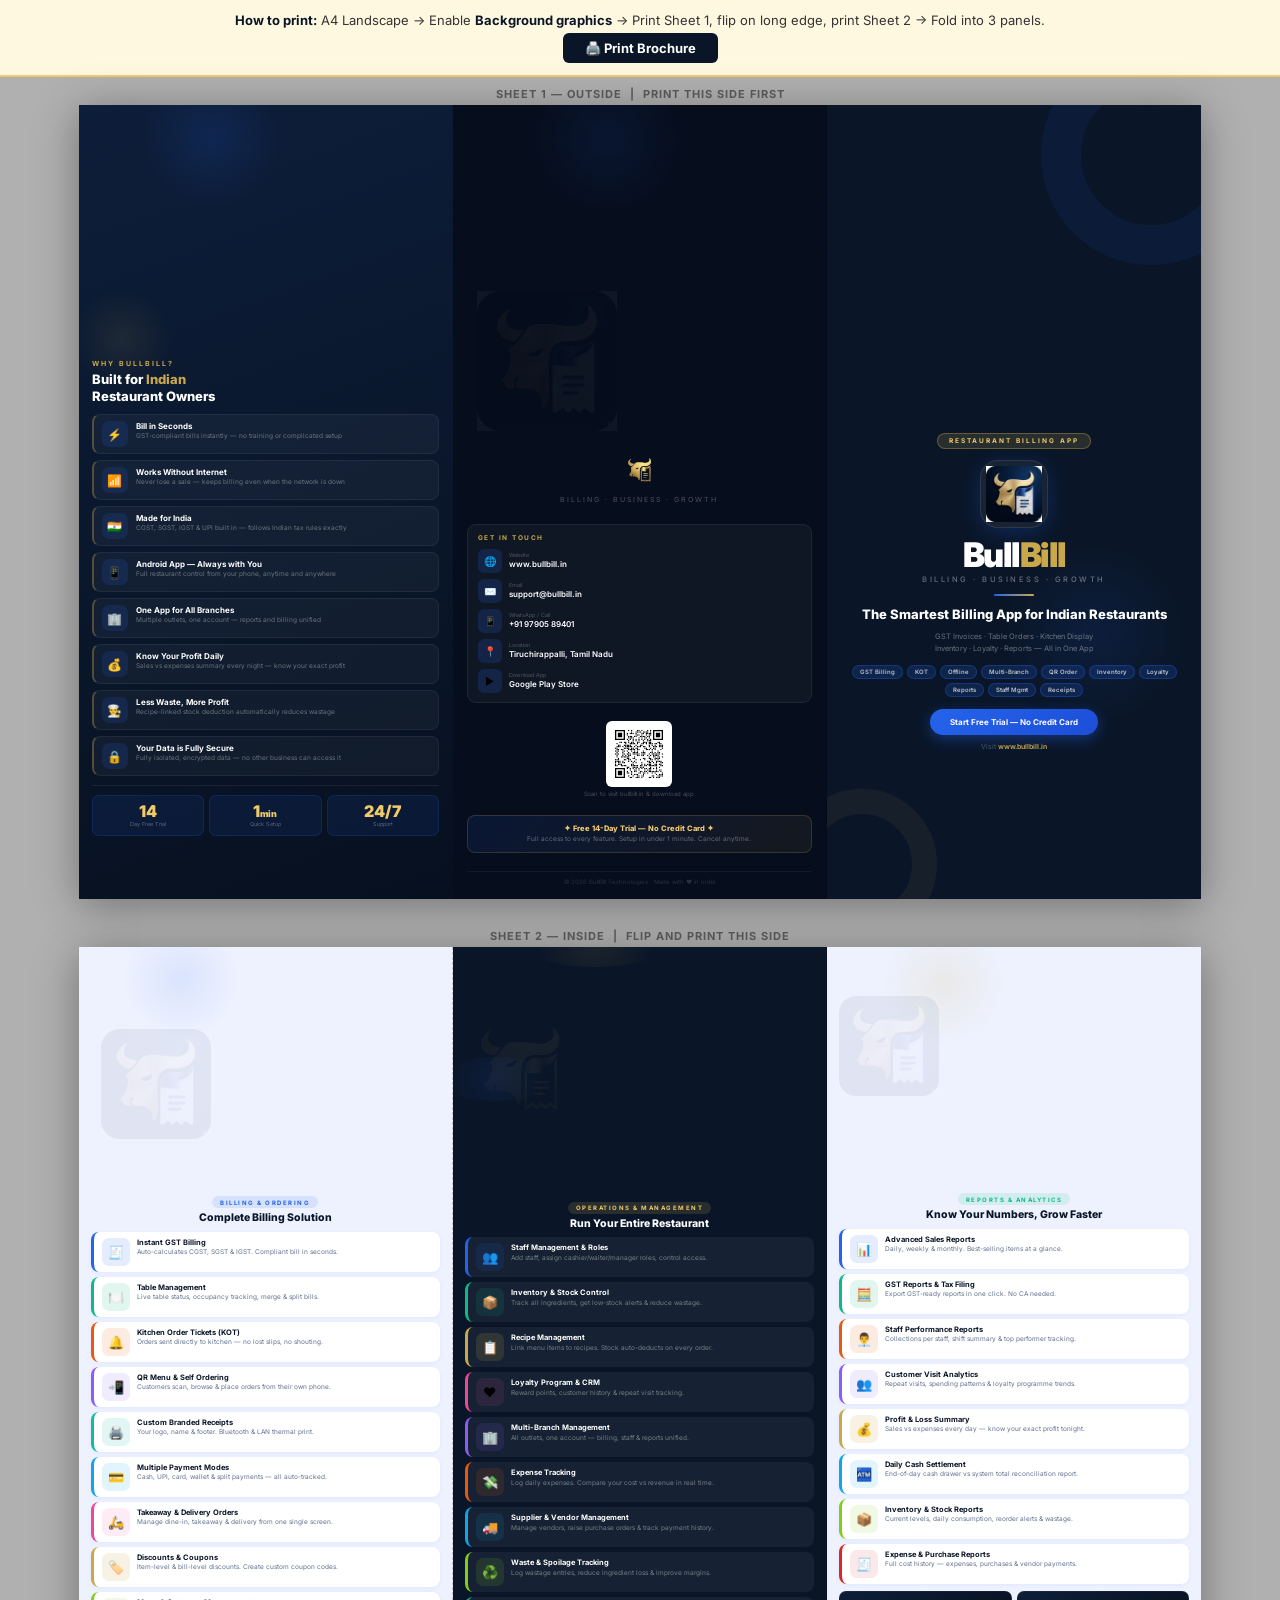
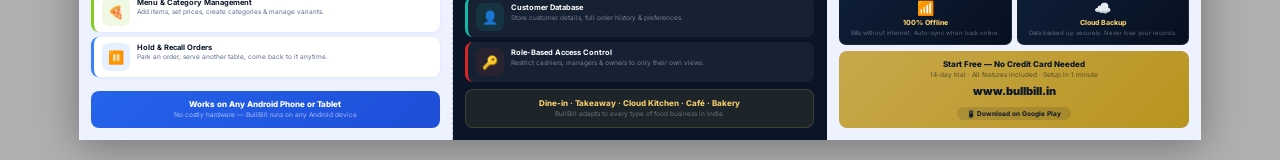
<file: brochure.html>
<!DOCTYPE html>
<html lang="en">
<head>
  <meta charset="UTF-8" />
  <meta name="viewport" content="width=device-width, initial-scale=1.0" />
  <title>BullBill — Sales Brochure</title>
  <meta name="description" content="A quick overview of BullBill — billing, KOT, inventory and loyalty for Indian restaurants, with pricing and how to get started." />
  <link rel="canonical" href="https://bullbill.in/brochure.html" />
  <meta property="og:type" content="website" />
  <meta property="og:site_name" content="BullBill" />
  <meta property="og:url" content="https://bullbill.in/brochure.html" />
  <meta property="og:title" content="BullBill — Sales Brochure" />
  <meta property="og:description" content="A quick overview of BullBill — billing, KOT, inventory and loyalty for Indian restaurants, with pricing and how to get started." />
  <meta property="og:image" content="https://bullbill.in/assets/images/logo-with-name.png" />
  <meta name="twitter:card" content="summary_large_image" />
  <link rel="preconnect" href="https://fonts.googleapis.com" />
  <link rel="preconnect" href="https://fonts.gstatic.com" crossorigin />
  <link href="https://fonts.googleapis.com/css2?family=Inter:wght@300;400;500;600;700;800;900&display=swap" rel="stylesheet" />
  <style>
    *, *::before, *::after { box-sizing: border-box; margin: 0; padding: 0; }

    :root {
      --navy:   #0a1628;
      --navy2:  #0d1e3a;
      --blue:   #2563eb;
      --blue2:  #3b82f6;
      --gold:   #c8a84b;
      --gold2:  #f0c96a;
      --green:  #10b981;
      --purple: #8b5cf6;
      --orange: #ea580c;
      --teal:   #14b8a6;
      --pink:   #ec4899;
      --sky:    #0ea5e9;
      --lime:   #84cc16;
      --red:    #dc2626;
      --white:  #ffffff;
    }

    body {
      font-family: 'Inter', sans-serif;
      background: #b0b0b0;
      -webkit-print-color-adjust: exact;
      print-color-adjust: exact;
    }

    @page { size: A4 landscape; margin: 0; }

    @media print {
      body { background: white; }
      .ui-bar, .page-label { display: none !important; }
      .sheet { box-shadow: none; margin: 0; page-break-after: always; }
      .sheet:last-child { page-break-after: avoid; }
      .fold-line { border-right: none !important; }
    }

    /* ── screen chrome ───────────────────── */
    .ui-bar {
      background: #fff8e1; border-bottom: 2px solid var(--gold2);
      padding: 12px 24px; text-align: center; font-size: 13px; color: #333;
    }
    .ui-bar strong { color: var(--navy); }
    .print-btn {
      display: inline-block; margin: 5px auto 0;
      padding: 7px 22px; background: var(--navy); color: white;
      border: none; border-radius: 6px; font-size: 13px;
      font-weight: 700; cursor: pointer; font-family: inherit;
    }
    .page-label {
      text-align: center; font-size: 11px; font-weight: 700; color: #555;
      padding: 10px 0 4px; text-transform: uppercase; letter-spacing: 1px;
    }

    /* ── sheet ───────────────────────────── */
    .sheet {
      width: 297mm; height: 210mm;
      display: flex; flex-direction: row;
      margin: 0 auto 20px;
      box-shadow: 0 6px 40px rgba(0,0,0,0.35);
      overflow: hidden;
    }
    .panel {
      width: 99mm; height: 210mm;
      display: flex; flex-direction: column;
      flex-shrink: 0; overflow: hidden; position: relative;
    }
    @media screen {
      .fold-line { border-right: 1px dashed rgba(0,0,0,0.18); }
    }

    /* ── decorative helpers ──────────────── */
    .blob {
      position: absolute; border-radius: 50%;
      pointer-events: none; z-index: 0;
    }
    .dot-grid {
      position: absolute; inset: 0; z-index: 0; pointer-events: none;
      background-image: radial-gradient(rgba(37,99,235,0.13) 1.2px, transparent 1.2px);
      background-size: 13px 13px;
    }
    .dot-grid-light {
      position: absolute; inset: 0; z-index: 0; pointer-events: none;
      background-image: radial-gradient(rgba(255,255,255,0.08) 1px, transparent 1px);
      background-size: 12px 12px;
    }
    .wm {
      position: absolute; pointer-events: none; z-index: 0;
      opacity: 0.04;
    }
    .panel > * { position: relative; z-index: 1; }

    /* ════════════════════════════════════════
       PANEL A — FRONT COVER
    ════════════════════════════════════════ */
    .p-front {
      background: var(--navy);
      align-items: center; justify-content: center;
      padding: 16px 17px; text-align: center;
    }
    /* decorative rings */
    .front-ring1 {
      position: absolute; width: 220px; height: 220px;
      border: 40px solid rgba(37,99,235,0.08);
      border-radius: 50%; top: -60px; right: -60px;
    }
    .front-ring2 {
      position: absolute; width: 150px; height: 150px;
      border: 25px solid rgba(200,168,75,0.07);
      border-radius: 50%; bottom: -40px; left: -40px;
    }
    .front-badge {
      background: rgba(200,168,75,0.16);
      border: 1px solid rgba(200,168,75,0.38);
      color: var(--gold2); font-size: 6.5px; font-weight: 700;
      letter-spacing: 2px; text-transform: uppercase;
      padding: 3px 11px; border-radius: 20px; margin-bottom: 11px;
    }
    .front-logo-box {
      width: 68px; height: 68px;
      background: rgba(255,255,255,0.06);
      border-radius: 18px; border: 1px solid rgba(255,255,255,0.09);
      display: flex; align-items: center; justify-content: center;
      margin-bottom: 10px; overflow: hidden;
      box-shadow: 0 4px 20px rgba(37,99,235,0.25);
    }
    .front-logo-box img { width: 56px; height: 56px; object-fit: contain; }
    .front-brand {
      font-size: 34px; font-weight: 900; letter-spacing: -1.5px; line-height: 1;
      color: var(--white); margin-bottom: 3px;
    }
    .front-brand span { color: var(--gold); }
    .front-tagline {
      font-size: 7.5px; color: rgba(255,255,255,0.38);
      letter-spacing: 2.5px; text-transform: uppercase;
      font-weight: 500; margin-bottom: 10px;
    }
    .front-rule {
      width: 40px; height: 2px;
      background: linear-gradient(90deg, var(--blue), var(--gold));
      border-radius: 2px; margin: 0 auto 10px;
    }
    .front-headline {
      font-size: 13px; font-weight: 800;
      color: var(--white); line-height: 1.35; margin-bottom: 7px;
    }
    .front-sub {
      font-size: 7.5px; color: rgba(255,255,255,0.38);
      line-height: 1.6; margin-bottom: 10px;
    }
    .front-chips {
      display: flex; flex-wrap: wrap;
      justify-content: center; gap: 4px; margin-bottom: 12px;
    }
    .chip {
      background: rgba(37,99,235,0.18);
      border: 1px solid rgba(37,99,235,0.32);
      color: rgba(255,255,255,0.72);
      font-size: 6px; font-weight: 600;
      padding: 2.5px 7px; border-radius: 20px;
    }
    .front-cta {
      background: linear-gradient(135deg, var(--blue), #1d4ed8);
      color: white; font-size: 8px; font-weight: 700;
      padding: 8px 20px; border-radius: 30px; margin-bottom: 7px;
      box-shadow: 0 4px 14px rgba(37,99,235,0.4);
    }
    .front-web { font-size: 7px; color: rgba(255,255,255,0.26); }
    .front-web span { color: var(--gold); font-weight: 600; }

    /* ════════════════════════════════════════
       PANEL B — BACK COVER
    ════════════════════════════════════════ */
    .p-back {
      background: #060d1c;
      padding: 14px 14px; justify-content: space-between;
    }
    .back-header { text-align: center; margin-bottom: 9px; }
    .back-header img { height: 38px; object-fit: contain; display: block; margin: 0 auto 5px; }
    .back-sub {
      font-size: 7px; color: rgba(255,255,255,0.28);
      letter-spacing: 2px; text-transform: uppercase;
    }
    .contact-card {
      background: rgba(255,255,255,0.04);
      border: 1px solid rgba(255,255,255,0.07);
      border-radius: 9px; padding: 9px 10px; margin-bottom: 7px;
    }
    .contact-card-title {
      font-size: 6.5px; font-weight: 700; color: var(--gold);
      letter-spacing: 1.5px; text-transform: uppercase; margin-bottom: 7px;
    }
    .c-row { display: flex; align-items: center; gap: 7px; margin-bottom: 6px; }
    .c-row:last-child { margin-bottom: 0; }
    .c-ico {
      width: 24px; height: 24px;
      background: rgba(37,99,235,0.18); border-radius: 6px;
      display: flex; align-items: center; justify-content: center;
      font-size: 10px; flex-shrink: 0;
    }
    .c-lbl { font-size: 5.5px; color: rgba(255,255,255,0.26); margin-bottom: 1px; }
    .c-val { font-size: 8px; font-weight: 600; color: var(--white); }
    .qr-block { text-align: center; margin-bottom: 7px; }
    .qr-img {
      width: 66px; height: 66px; display: block;
      margin: 0 auto 3px; border-radius: 6px;
      background: white; padding: 3px;
    }
    .qr-lbl { font-size: 6px; color: rgba(255,255,255,0.26); }
    .trial-box {
      background: linear-gradient(135deg, rgba(37,99,235,0.12), rgba(200,168,75,0.08));
      border: 1px solid rgba(200,168,75,0.2);
      border-radius: 8px; padding: 8px 10px; margin-bottom: 7px; text-align: center;
    }
    .trial-box-t { font-size: 7.5px; font-weight: 800; color: var(--gold2); margin-bottom: 2px; }
    .trial-box-p { font-size: 6.5px; color: rgba(255,255,255,0.36); line-height: 1.4; }
    .back-footer {
      font-size: 6px; color: rgba(255,255,255,0.14); text-align: center;
      border-top: 1px solid rgba(255,255,255,0.05); padding-top: 6px;
    }

    /* ════════════════════════════════════════
       PANEL C — INSIDE FLAP
    ════════════════════════════════════════ */
    .p-flap {
      background: linear-gradient(160deg, #0d1e3a 0%, #07101f 100%);
      padding: 14px 13px;
    }
    .flap-label {
      font-size: 7px; font-weight: 700; color: var(--gold);
      letter-spacing: 2px; text-transform: uppercase; margin-bottom: 3px;
    }
    .flap-title {
      font-size: 13px; font-weight: 800; color: var(--white);
      line-height: 1.28; margin-bottom: 10px;
    }
    .flap-title span { color: var(--gold); }
    .why-list { display: flex; flex-direction: column; gap: 6px; }
    .why-row {
      display: flex; align-items: flex-start; gap: 8px;
      background: rgba(255,255,255,0.04);
      border: 1px solid rgba(255,255,255,0.06);
      border-radius: 8px; padding: 6px 8px;
      border-left: 2px solid rgba(200,168,75,0.35);
    }
    .why-ico {
      width: 26px; height: 26px;
      background: rgba(37,99,235,0.15);
      border-radius: 7px;
      display: flex; align-items: center; justify-content: center;
      font-size: 12px; flex-shrink: 0;
    }
    .why-h { font-size: 8px; font-weight: 700; color: var(--white); margin-bottom: 1px; }
    .why-p { font-size: 6.5px; color: rgba(255,255,255,0.38); line-height: 1.35; }
    .flap-stats {
      display: flex; gap: 5px;
      padding-top: 9px; margin-top: 9px;
      border-top: 1px solid rgba(255,255,255,0.07);
    }
    .stat {
      flex: 1; background: rgba(37,99,235,0.1);
      border: 1px solid rgba(37,99,235,0.18);
      border-radius: 7px; padding: 7px 3px; text-align: center;
    }
    .stat-n { font-size: 16px; font-weight: 900; color: var(--gold2); line-height: 1; margin-bottom: 2px; }
    .stat-n small { font-size: 9px; }
    .stat-t { font-size: 5.5px; color: rgba(255,255,255,0.32); line-height: 1.3; }

    /* ════════════════════════════════════════
       INSIDE PANELS — SHARED BASE
    ════════════════════════════════════════ */
    .p-in {
      background: #eef2ff;
      padding: 12px 12px;
    }
    .p-in-dark {
      background: var(--navy);
      padding: 12px 12px;
    }

    .in-header { text-align: center; margin-bottom: 7px; }
    .in-tag {
      display: inline-block; font-size: 6px; font-weight: 700;
      letter-spacing: 1.5px; text-transform: uppercase;
      padding: 2.5px 8px; border-radius: 20px; margin-bottom: 3px;
    }
    .tag-blue { background: rgba(37,99,235,0.12); color: var(--blue); }
    .tag-gold { background: rgba(200,168,75,0.16); color: var(--gold2); }
    .tag-green { background: rgba(16,185,129,0.12); color: #10b981; }

    .in-title { font-size: 10.5px; font-weight: 800; line-height: 1.28; }
    .col-dark  { color: var(--navy); }
    .col-light { color: var(--white); }

    /* ── feature card ──────────────────────── */
    .feat-list { display: flex; flex-direction: column; gap: 5px; margin-bottom: 7px; }

    .f-card {
      display: flex; align-items: flex-start; gap: 7px;
      padding: 6px 8px; border-radius: 8px;
      border-left: 3px solid;
    }
    /* light panel cards */
    .p-in .f-card {
      background: var(--white);
      box-shadow: 0 1px 4px rgba(37,99,235,0.07);
    }
    /* dark panel cards */
    .p-in-dark .f-card {
      background: rgba(255,255,255,0.05);
      box-shadow: none;
    }

    /* per-color borders */
    .bc-blue   { border-color: var(--blue); }
    .bc-green  { border-color: var(--green); }
    .bc-orange { border-color: var(--orange); }
    .bc-purple { border-color: var(--purple); }
    .bc-gold   { border-color: var(--gold); }
    .bc-teal   { border-color: var(--teal); }
    .bc-pink   { border-color: var(--pink); }
    .bc-sky    { border-color: var(--sky); }
    .bc-lime   { border-color: var(--lime); }
    .bc-red    { border-color: var(--red); }
    .bc-blue2  { border-color: var(--blue2); }

    .f-ico {
      width: 28px; height: 28px; border-radius: 7px;
      display: flex; align-items: center; justify-content: center;
      font-size: 13px; flex-shrink: 0;
    }
    .ib   { background: rgba(37,99,235,0.12); }
    .ig   { background: rgba(16,185,129,0.12); }
    .io   { background: rgba(234,88,12,0.12); }
    .ip   { background: rgba(139,92,246,0.12); }
    .igold{ background: rgba(200,168,75,0.15); }
    .it   { background: rgba(20,184,166,0.12); }
    .ipk  { background: rgba(236,72,153,0.1); }
    .isky { background: rgba(14,165,233,0.12); }
    .ilime{ background: rgba(132,204,22,0.12); }
    .ired { background: rgba(220,38,38,0.1); }
    .ib2  { background: rgba(59,130,246,0.12); }

    .f-body { flex: 1; min-width: 0; }
    .f-h { font-size: 7.5px; font-weight: 700; margin-bottom: 1.5px; line-height: 1.2; }
    .f-p { font-size: 6.5px; line-height: 1.38; }
    .dark-text  .f-h { color: var(--navy); }
    .dark-text  .f-p { color: #607090; }
    .light-text .f-h { color: var(--white); }
    .light-text .f-p { color: rgba(255,255,255,0.42); }

    /* ── bottom strips ────────────────────── */
    .strip { border-radius: 8px; padding: 8px 10px; text-align: center; margin-top: auto; }
    .s-blue  { background: linear-gradient(135deg, var(--blue), #1d4ed8); }
    .s-gold  { background: rgba(200,168,75,0.1); border: 1px solid rgba(200,168,75,0.22); }
    .s-cta   { background: linear-gradient(135deg, var(--gold), #b8941f); }

    .st-t { font-size: 8px; font-weight: 800; margin-bottom: 2px; }
    .tw { color: var(--white); }
    .tg { color: var(--gold2); }
    .tn { color: var(--navy); }
    .pw { color: rgba(255,255,255,0.6); }
    .pg { color: rgba(255,255,255,0.36); }
    .pn { color: rgba(10,22,40,0.58); }
    .st-p { font-size: 6.5px; line-height: 1.4; }

    .cta-url { font-size: 11px; font-weight: 900; color: var(--navy); margin: 4px 0 2px; }
    .cta-pill {
      display: inline-block;
      background: rgba(10,22,40,0.12); border-radius: 20px;
      font-size: 6.5px; font-weight: 700; color: var(--navy);
      padding: 2.5px 10px; margin-top: 3px;
    }

    .mini-strip-row { display: flex; gap: 5px; margin-bottom: 6px; }
    .mini-strip {
      flex: 1; border-radius: 7px; padding: 7px 6px; text-align: center;
      background: linear-gradient(135deg, #0e1e38, #07101f);
      border: 1px solid rgba(255,255,255,0.06);
    }
    .ms-ico { font-size: 14px; margin-bottom: 2px; }
    .ms-t   { font-size: 7px; font-weight: 800; color: var(--gold2); margin-bottom: 2px; }
    .ms-p   { font-size: 6px; color: rgba(255,255,255,0.34); line-height: 1.35; }
  </style>
</head>
<body>

<div class="ui-bar">
  <strong>How to print:</strong> A4 Landscape → Enable <strong>Background graphics</strong> → Print Sheet 1, flip on long edge, print Sheet 2 → Fold into 3 panels.
  <br><button class="print-btn" onclick="window.print()">🖨️ Print Brochure</button>
</div>

<!-- ══════════════════════════════════════════════
     SHEET 1 — OUTSIDE
     [Flap C] | [Back B] | [Front A]
══════════════════════════════════════════════ -->
<div class="page-label">SHEET 1 — OUTSIDE &nbsp;|&nbsp; Print this side first</div>
<div class="sheet">

  <!-- ── Panel C: Inside Flap ── -->
  <div class="panel p-flap fold-line">
    <!-- decorative blobs -->
    <div class="blob" style="width:140px;height:140px;background:radial-gradient(circle,rgba(37,99,235,0.14),transparent 70%);top:-50px;right:-50px;"></div>
    <div class="blob" style="width:100px;height:100px;background:radial-gradient(circle,rgba(200,168,75,0.1),transparent 70%);bottom:-30px;left:-20px;"></div>
    <div class="dot-grid-light"></div>

    <div class="flap-label">Why BullBill?</div>
    <div class="flap-title">Built for <span>Indian</span><br/>Restaurant Owners</div>

    <div class="why-list">
      <div class="why-row">
        <div class="why-ico">⚡</div>
        <div><div class="why-h">Bill in Seconds</div>
        <div class="why-p">GST-compliant bills instantly — no training or complicated setup</div></div>
      </div>
      <div class="why-row">
        <div class="why-ico">📶</div>
        <div><div class="why-h">Works Without Internet</div>
        <div class="why-p">Never lose a sale — keeps billing even when the network is down</div></div>
      </div>
      <div class="why-row">
        <div class="why-ico">🇮🇳</div>
        <div><div class="why-h">Made for India</div>
        <div class="why-p">CGST, SGST, IGST &amp; UPI built in — follows Indian tax rules exactly</div></div>
      </div>
      <div class="why-row">
        <div class="why-ico">📱</div>
        <div><div class="why-h">Android App — Always with You</div>
        <div class="why-p">Full restaurant control from your phone, anytime and anywhere</div></div>
      </div>
      <div class="why-row">
        <div class="why-ico">🏢</div>
        <div><div class="why-h">One App for All Branches</div>
        <div class="why-p">Multiple outlets, one account — reports and billing unified</div></div>
      </div>
      <div class="why-row">
        <div class="why-ico">💰</div>
        <div><div class="why-h">Know Your Profit Daily</div>
        <div class="why-p">Sales vs expenses summary every night — know your exact profit</div></div>
      </div>
      <div class="why-row">
        <div class="why-ico">👨‍🍳</div>
        <div><div class="why-h">Less Waste, More Profit</div>
        <div class="why-p">Recipe-linked stock deduction automatically reduces wastage</div></div>
      </div>
      <div class="why-row">
        <div class="why-ico">🔒</div>
        <div><div class="why-h">Your Data is Fully Secure</div>
        <div class="why-p">Fully isolated, encrypted data — no other business can access it</div></div>
      </div>
    </div>

    <div class="flap-stats">
      <div class="stat"><div class="stat-n">14</div><div class="stat-t">Day Free Trial</div></div>
      <div class="stat"><div class="stat-n">1<small>min</small></div><div class="stat-t">Quick Setup</div></div>
      <div class="stat"><div class="stat-n">24/7</div><div class="stat-t">Support</div></div>
    </div>
  </div>

  <!-- ── Panel B: Back Cover ── -->
  <div class="panel p-back fold-line">
    <div class="blob" style="width:160px;height:160px;background:radial-gradient(circle,rgba(37,99,235,0.1),transparent 70%);top:-60px;right:-60px;"></div>
    <div class="dot-grid-light"></div>
    <!-- watermark logo -->
    <img src="assets/images/app-icon.png" class="wm" style="width:140px;height:140px;bottom:10px;right:-10px;" alt="" />

    <div class="back-header">
      <img src="assets/images/gold-logo.png" alt="BullBill" />
      <div class="back-sub">Billing · Business · Growth</div>
    </div>

    <div class="contact-card">
      <div class="contact-card-title">Get in Touch</div>
      <div class="c-row">
        <div class="c-ico">🌐</div>
        <div><div class="c-lbl">Website</div><div class="c-val">www.bullbill.in</div></div>
      </div>
      <div class="c-row">
        <div class="c-ico">✉️</div>
        <div><div class="c-lbl">Email</div><div class="c-val">support@bullbill.in</div></div>
      </div>
      <div class="c-row">
        <div class="c-ico">📱</div>
        <div><div class="c-lbl">WhatsApp / Call</div><div class="c-val">+91 97905 89401</div></div>
      </div>
      <div class="c-row">
        <div class="c-ico">📍</div>
        <div><div class="c-lbl">Location</div><div class="c-val">Tiruchirappalli, Tamil Nadu</div></div>
      </div>
      <div class="c-row">
        <div class="c-ico">▶️</div>
        <div><div class="c-lbl">Download App</div><div class="c-val">Google Play Store</div></div>
      </div>
    </div>

    <div class="qr-block">
      <img class="qr-img" src="assets/images/qr-bullbill.svg" alt="Scan QR" />
      <div class="qr-lbl">Scan to visit bullbill.in &amp; download app</div>
    </div>

    <div class="trial-box">
      <div class="trial-box-t">✦ Free 14-Day Trial — No Credit Card ✦</div>
      <div class="trial-box-p">Full access to every feature. Setup in under 1 minute. Cancel anytime.</div>
    </div>

    <div class="back-footer">© 2026 BullBill Technologies · Made with ❤️ in India</div>
  </div>

  <!-- ── Panel A: Front Cover ── -->
  <div class="panel p-front">
    <div class="front-ring1"></div>
    <div class="front-ring2"></div>
    <div class="blob" style="width:180px;height:180px;background:radial-gradient(circle,rgba(37,99,235,0.1),transparent 70%);top:50%;left:50%;transform:translate(-50%,-50%);"></div>

    <div class="front-badge">Restaurant Billing App</div>
    <div class="front-logo-box">
      <img src="assets/images/app-icon.png" alt="BullBill" />
    </div>
    <div class="front-brand">Bull<span>Bill</span></div>
    <div class="front-tagline">Billing · Business · Growth</div>
    <div class="front-rule"></div>
    <div class="front-headline">The Smartest Billing App for Indian Restaurants</div>
    <div class="front-sub">
      GST Invoices · Table Orders · Kitchen Display<br/>
      Inventory · Loyalty · Reports — All in One App
    </div>
    <div class="front-chips">
      <span class="chip">GST Billing</span>
      <span class="chip">KOT</span>
      <span class="chip">Offline</span>
      <span class="chip">Multi-Branch</span>
      <span class="chip">QR Order</span>
      <span class="chip">Inventory</span>
      <span class="chip">Loyalty</span>
      <span class="chip">Reports</span>
      <span class="chip">Staff Mgmt</span>
      <span class="chip">Receipts</span>
    </div>
    <div class="front-cta">Start Free Trial — No Credit Card</div>
    <div class="front-web">Visit <span>www.bullbill.in</span></div>
  </div>

</div><!-- /sheet 1 -->


<!-- ══════════════════════════════════════════════
     SHEET 2 — INSIDE
     [Panel D] | [Panel E] | [Panel F]
══════════════════════════════════════════════ -->
<div class="page-label">SHEET 2 — INSIDE &nbsp;|&nbsp; Flip and print this side</div>
<div class="sheet">

  <!-- ── Panel D: Billing & Ordering ── -->
  <div class="panel p-in fold-line">
    <div class="dot-grid"></div>
    <div class="blob" style="width:120px;height:120px;background:radial-gradient(circle,rgba(37,99,235,0.1),transparent 70%);top:-40px;right:-30px;"></div>
    <!-- logo watermark -->
    <img src="assets/images/app-icon.png" class="wm" style="width:110px;height:110px;bottom:50px;right:-10px;opacity:0.06;" alt="" />

    <div class="in-header">
      <div class="in-tag tag-blue">Billing &amp; Ordering</div>
      <div class="in-title col-dark">Complete Billing Solution</div>
    </div>

    <div class="feat-list dark-text">
      <div class="f-card bc-blue">
        <div class="f-ico ib">🧾</div>
        <div class="f-body"><div class="f-h">Instant GST Billing</div>
        <div class="f-p">Auto-calculates CGST, SGST &amp; IGST. Compliant bill in seconds.</div></div>
      </div>
      <div class="f-card bc-green">
        <div class="f-ico ig">🍽️</div>
        <div class="f-body"><div class="f-h">Table Management</div>
        <div class="f-p">Live table status, occupancy tracking, merge &amp; split bills.</div></div>
      </div>
      <div class="f-card bc-orange">
        <div class="f-ico io">🔔</div>
        <div class="f-body"><div class="f-h">Kitchen Order Tickets (KOT)</div>
        <div class="f-p">Orders sent directly to kitchen — no lost slips, no shouting.</div></div>
      </div>
      <div class="f-card bc-purple">
        <div class="f-ico ip">📲</div>
        <div class="f-body"><div class="f-h">QR Menu &amp; Self Ordering</div>
        <div class="f-p">Customers scan, browse &amp; place orders from their own phone.</div></div>
      </div>
      <div class="f-card bc-teal">
        <div class="f-ico it">🖨️</div>
        <div class="f-body"><div class="f-h">Custom Branded Receipts</div>
        <div class="f-p">Your logo, name &amp; footer. Bluetooth &amp; LAN thermal print.</div></div>
      </div>
      <div class="f-card bc-sky">
        <div class="f-ico isky">💳</div>
        <div class="f-body"><div class="f-h">Multiple Payment Modes</div>
        <div class="f-p">Cash, UPI, card, wallet &amp; split payments — all auto-tracked.</div></div>
      </div>
      <div class="f-card bc-pink">
        <div class="f-ico ipk">🛵</div>
        <div class="f-body"><div class="f-h">Takeaway &amp; Delivery Orders</div>
        <div class="f-p">Manage dine-in, takeaway &amp; delivery from one single screen.</div></div>
      </div>
      <div class="f-card bc-gold">
        <div class="f-ico igold">🏷️</div>
        <div class="f-body"><div class="f-h">Discounts &amp; Coupons</div>
        <div class="f-p">Item-level &amp; bill-level discounts. Create custom coupon codes.</div></div>
      </div>
      <div class="f-card bc-lime">
        <div class="f-ico ilime">🍕</div>
        <div class="f-body"><div class="f-h">Menu &amp; Category Management</div>
        <div class="f-p">Add items, set prices, create categories &amp; manage variants.</div></div>
      </div>
      <div class="f-card bc-blue2">
        <div class="f-ico ib2">⏸️</div>
        <div class="f-body"><div class="f-h">Hold &amp; Recall Orders</div>
        <div class="f-p">Park an order, serve another table, come back to it anytime.</div></div>
      </div>
    </div>

    <div class="strip s-blue">
      <div class="st-t tw">Works on Any Android Phone or Tablet</div>
      <div class="st-p pw">No costly hardware — BullBill runs on any Android device</div>
    </div>
  </div>

  <!-- ── Panel E: Operations & Management ── -->
  <div class="panel p-in-dark fold-line">
    <div class="blob" style="width:160px;height:160px;background:radial-gradient(circle,rgba(200,168,75,0.1),transparent 70%);top:-50px;right:-50px;"></div>
    <div class="blob" style="width:120px;height:120px;background:radial-gradient(circle,rgba(37,99,235,0.1),transparent 70%);bottom:-40px;left:-30px;"></div>
    <div class="dot-grid-light"></div>
    <img src="assets/images/gold-logo.png" class="wm" style="width:120px;bottom:55px;right:5px;opacity:0.05;" alt="" />

    <div class="in-header">
      <div class="in-tag tag-gold">Operations &amp; Management</div>
      <div class="in-title col-light">Run Your Entire Restaurant</div>
    </div>

    <div class="feat-list light-text">
      <div class="f-card bc-blue">
        <div class="f-ico ib">👥</div>
        <div class="f-body"><div class="f-h">Staff Management &amp; Roles</div>
        <div class="f-p">Add staff, assign cashier/waiter/manager roles, control access.</div></div>
      </div>
      <div class="f-card bc-green">
        <div class="f-ico ig">📦</div>
        <div class="f-body"><div class="f-h">Inventory &amp; Stock Control</div>
        <div class="f-p">Track all ingredients, get low-stock alerts &amp; reduce wastage.</div></div>
      </div>
      <div class="f-card bc-gold">
        <div class="f-ico igold">📋</div>
        <div class="f-body"><div class="f-h">Recipe Management</div>
        <div class="f-p">Link menu items to recipes. Stock auto-deducts on every order.</div></div>
      </div>
      <div class="f-card bc-pink">
        <div class="f-ico ipk">❤️</div>
        <div class="f-body"><div class="f-h">Loyalty Program &amp; CRM</div>
        <div class="f-p">Reward points, customer history &amp; repeat visit tracking.</div></div>
      </div>
      <div class="f-card bc-purple">
        <div class="f-ico ip">🏢</div>
        <div class="f-body"><div class="f-h">Multi-Branch Management</div>
        <div class="f-p">All outlets, one account — billing, staff &amp; reports unified.</div></div>
      </div>
      <div class="f-card bc-orange">
        <div class="f-ico io">💸</div>
        <div class="f-body"><div class="f-h">Expense Tracking</div>
        <div class="f-p">Log daily expenses. Compare your cost vs revenue in real time.</div></div>
      </div>
      <div class="f-card bc-sky">
        <div class="f-ico isky">🚚</div>
        <div class="f-body"><div class="f-h">Supplier &amp; Vendor Management</div>
        <div class="f-p">Manage vendors, raise purchase orders &amp; track payment history.</div></div>
      </div>
      <div class="f-card bc-lime">
        <div class="f-ico ilime">♻️</div>
        <div class="f-body"><div class="f-h">Waste &amp; Spoilage Tracking</div>
        <div class="f-p">Log wastage entries, reduce ingredient loss &amp; improve margins.</div></div>
      </div>
      <div class="f-card bc-teal">
        <div class="f-ico it">👤</div>
        <div class="f-body"><div class="f-h">Customer Database</div>
        <div class="f-p">Store customer details, full order history &amp; preferences.</div></div>
      </div>
      <div class="f-card bc-red">
        <div class="f-ico ired">🔑</div>
        <div class="f-body"><div class="f-h">Role-Based Access Control</div>
        <div class="f-p">Restrict cashiers, managers &amp; owners to only their own views.</div></div>
      </div>
    </div>

    <div class="strip s-gold">
      <div class="st-t tg">Dine-in · Takeaway · Cloud Kitchen · Café · Bakery</div>
      <div class="st-p pg">BullBill adapts to every type of food business in India</div>
    </div>
  </div>

  <!-- ── Panel F: Reports, Offline, CTA ── -->
  <div class="panel p-in">
    <div class="dot-grid"></div>
    <div class="blob" style="width:130px;height:130px;background:radial-gradient(circle,rgba(200,168,75,0.12),transparent 70%);top:-40px;right:-40px;"></div>
    <img src="assets/images/app-icon.png" class="wm" style="width:100px;height:100px;bottom:90px;right:0px;opacity:0.06;" alt="" />

    <div class="in-header">
      <div class="in-tag tag-green">Reports &amp; Analytics</div>
      <div class="in-title col-dark">Know Your Numbers, Grow Faster</div>
    </div>

    <div class="feat-list dark-text">
      <div class="f-card bc-blue">
        <div class="f-ico ib">📊</div>
        <div class="f-body"><div class="f-h">Advanced Sales Reports</div>
        <div class="f-p">Daily, weekly &amp; monthly. Best-selling items at a glance.</div></div>
      </div>
      <div class="f-card bc-green">
        <div class="f-ico ig">🧮</div>
        <div class="f-body"><div class="f-h">GST Reports &amp; Tax Filing</div>
        <div class="f-p">Export GST-ready reports in one click. No CA needed.</div></div>
      </div>
      <div class="f-card bc-orange">
        <div class="f-ico io">👨‍💼</div>
        <div class="f-body"><div class="f-h">Staff Performance Reports</div>
        <div class="f-p">Collections per staff, shift summary &amp; top performer tracking.</div></div>
      </div>
      <div class="f-card bc-purple">
        <div class="f-ico ip">👥</div>
        <div class="f-body"><div class="f-h">Customer Visit Analytics</div>
        <div class="f-p">Repeat visits, spending patterns &amp; loyalty programme trends.</div></div>
      </div>
      <div class="f-card bc-gold">
        <div class="f-ico igold">💰</div>
        <div class="f-body"><div class="f-h">Profit &amp; Loss Summary</div>
        <div class="f-p">Sales vs expenses every day — know your exact profit tonight.</div></div>
      </div>
      <div class="f-card bc-sky">
        <div class="f-ico isky">🏧</div>
        <div class="f-body"><div class="f-h">Daily Cash Settlement</div>
        <div class="f-p">End-of-day cash drawer vs system total reconciliation report.</div></div>
      </div>
      <div class="f-card bc-lime">
        <div class="f-ico ilime">📦</div>
        <div class="f-body"><div class="f-h">Inventory &amp; Stock Reports</div>
        <div class="f-p">Current levels, daily consumption, reorder alerts &amp; wastage.</div></div>
      </div>
      <div class="f-card bc-red">
        <div class="f-ico ired">🧾</div>
        <div class="f-body"><div class="f-h">Expense &amp; Purchase Reports</div>
        <div class="f-p">Full cost history — expenses, purchases &amp; vendor payments.</div></div>
      </div>
    </div>

    <div class="mini-strip-row">
      <div class="mini-strip">
        <div class="ms-ico">📶</div>
        <div class="ms-t">100% Offline</div>
        <div class="ms-p">Bills without internet. Auto-sync when back online.</div>
      </div>
      <div class="mini-strip">
        <div class="ms-ico">☁️</div>
        <div class="ms-t">Cloud Backup</div>
        <div class="ms-p">Data backed up securely. Never lose your records.</div>
      </div>
    </div>

    <div class="strip s-cta">
      <div class="st-t tn">Start Free — No Credit Card Needed</div>
      <div class="st-p pn">14-day trial · All features included · Setup in 1 minute</div>
      <div class="cta-url">www.bullbill.in</div>
      <div class="cta-pill">📱 Download on Google Play</div>
    </div>
  </div>

</div><!-- /sheet 2 -->

</body>
</html>
</file>
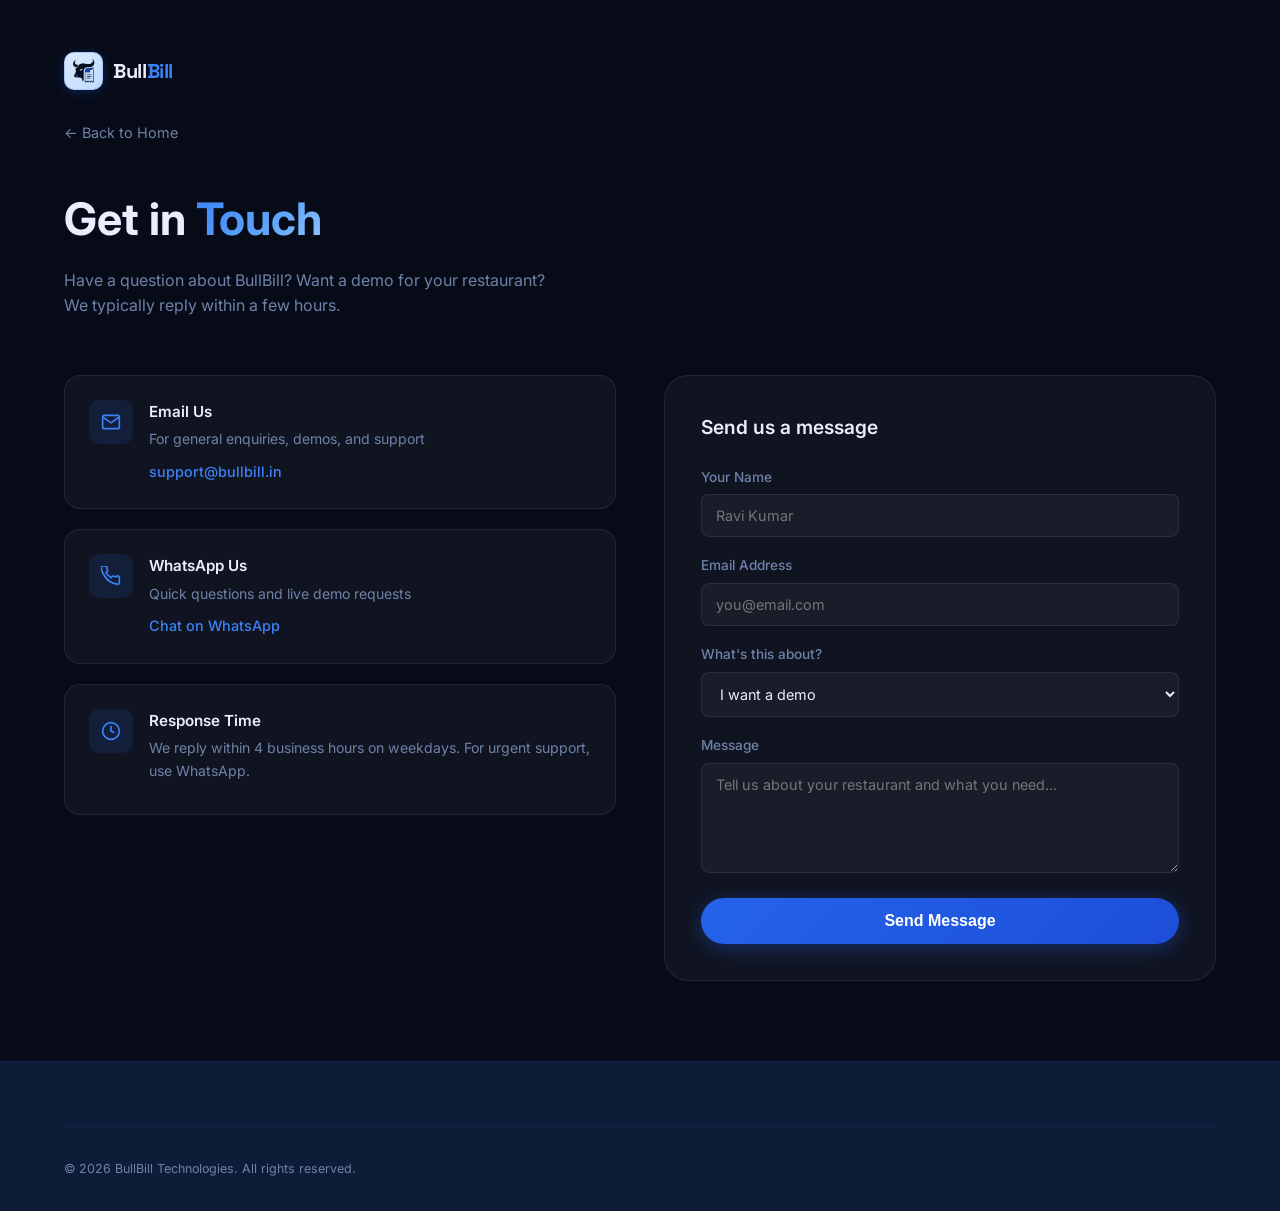
<file: contact.html>
<!DOCTYPE html>
<html lang="en">
<head>
  <meta charset="UTF-8" />
  <meta name="viewport" content="width=device-width, initial-scale=1.0" />
  <title>Contact Us — BullBill</title>
  <meta name="description" content="Get in touch with the BullBill team. We're here to help Indian restaurant owners." />
  <link rel="canonical" href="https://bullbill.in/contact.html" />
  <link rel="icon" type="image/png" href="assets/images/logo-icon.png" />
  <link rel="preconnect" href="https://fonts.googleapis.com" />
  <link rel="preconnect" href="https://fonts.gstatic.com" crossorigin />
  <link href="https://fonts.googleapis.com/css2?family=Inter:wght@300;400;500;600;700&family=Space+Grotesk:wght@400;500;600;700&display=swap" rel="stylesheet" />
  <link rel="stylesheet" href="assets/css/styles.css" />

  <meta property="og:type" content="website" />
  <meta property="og:site_name" content="BullBill" />
  <meta property="og:url" content="https://bullbill.in/contact.html" />
  <meta property="og:title" content="Contact Us — BullBill" />
  <meta property="og:description" content="Get in touch with the BullBill team. We're here to help Indian restaurant owners." />
  <meta property="og:image" content="https://bullbill.in/assets/images/logo-with-name.png" />
  <meta name="twitter:card" content="summary_large_image" />
  <meta name="twitter:title" content="Contact Us — BullBill" />
  <meta name="twitter:description" content="Get in touch with the BullBill team. We're here to help Indian restaurant owners." />
  <meta name="twitter:image" content="https://bullbill.in/assets/images/logo-with-name.png" />
  <style>
    .contact-page { padding: 120px 0 80px; min-height: 100vh; }
    .contact-header { margin-bottom: 56px; }
    .contact-header h1 { font-size: clamp(1.8rem, 4vw, 2.8rem); font-weight: 700; margin-bottom: 12px; }
    .contact-header p { color: var(--text-muted); font-size: 1rem; max-width: 500px; }
    .back-link { display: inline-flex; align-items: center; gap: 8px; color: var(--text-muted); font-size: 0.9rem; margin-bottom: 40px; transition: color 0.2s; }
    .back-link:hover { color: var(--text); }
    .contact-grid { display: grid; grid-template-columns: 1fr 1fr; gap: 48px; align-items: start; }
    @media (max-width: 768px) { .contact-grid { grid-template-columns: 1fr; } }
    .contact-methods { display: flex; flex-direction: column; gap: 20px; }
    .contact-card { background: var(--surface); border: 1px solid var(--border); border-radius: var(--radius); padding: 24px; display: flex; gap: 16px; align-items: flex-start; transition: border-color 0.2s; }
    .contact-card:hover { border-color: var(--border-hover); }
    .contact-card-icon { width: 44px; height: 44px; background: rgba(37,99,235,0.12); border-radius: 10px; display: flex; align-items: center; justify-content: center; flex-shrink: 0; color: var(--primary-light); }
    .contact-card-icon svg { width: 20px; height: 20px; }
    .contact-card h4 { font-size: 0.95rem; font-weight: 600; margin-bottom: 4px; }
    .contact-card p { color: var(--text-muted); font-size: 0.88rem; margin: 0 0 8px; }
    .contact-card a { color: var(--primary-light); font-size: 0.9rem; font-weight: 500; }
    .contact-form-wrap { background: var(--surface); border: 1px solid var(--border); border-radius: var(--radius-lg); padding: 36px; }
    .contact-form-wrap h3 { font-size: 1.2rem; font-weight: 600; margin-bottom: 24px; }
    .form-group { margin-bottom: 18px; }
    .form-group label { display: block; font-size: 0.85rem; font-weight: 500; color: var(--text-muted); margin-bottom: 6px; }
    .form-group input, .form-group textarea, .form-group select {
      width: 100%; background: rgba(255,255,255,0.04); border: 1px solid var(--border);
      border-radius: var(--radius-sm); padding: 12px 14px; color: var(--text);
      font-family: inherit; font-size: 0.9rem; transition: border-color 0.2s; outline: none;
    }
    .form-group input:focus, .form-group textarea:focus, .form-group select:focus { border-color: var(--primary); }
    .form-group textarea { resize: vertical; min-height: 110px; }
    .form-group select option { background: #0b1327; }
    .form-submit { width: 100%; justify-content: center; font-size: 1rem; padding: 14px; }
    .form-success { display: none; text-align: center; padding: 20px; color: #10b981; font-weight: 500; }
  </style>
</head>
<body>

  <nav class="navbar" id="navbar">
    <div class="nav-container">
      <a href="index.html" class="nav-logo">
        <div class="logo-badge">
          <img src="assets/images/logo-icon.png" alt="BullBill" class="logo-img" />
        </div>
        <span class="logo-wordmark">Bull<span>Bill</span></span>
      </a>
    </div>
  </nav>

  <main class="contact-page">
    <div class="container">
      <a href="index.html" class="back-link">← Back to Home</a>

      <div class="contact-header">
        <h1>Get in <span class="gradient-text">Touch</span></h1>
        <p>Have a question about BullBill? Want a demo for your restaurant? We typically reply within a few hours.</p>
      </div>

      <div class="contact-grid">
        <div class="contact-methods">
          <div class="contact-card">
            <div class="contact-card-icon">
              <svg viewBox="0 0 24 24" fill="none" stroke="currentColor" stroke-width="2"><path d="M4 4h16c1.1 0 2 .9 2 2v12c0 1.1-.9 2-2 2H4c-1.1 0-2-.9-2-2V6c0-1.1.9-2 2-2z"/><polyline points="22,6 12,13 2,6"/></svg>
            </div>
            <div>
              <h4>Email Us</h4>
              <p>For general enquiries, demos, and support</p>
              <a href="mailto:support@bullbill.in">support@bullbill.in</a>
            </div>
          </div>

          <div class="contact-card">
            <div class="contact-card-icon">
              <svg viewBox="0 0 24 24" fill="none" stroke="currentColor" stroke-width="2"><path d="M22 16.92v3a2 2 0 01-2.18 2 19.79 19.79 0 01-8.63-3.07A19.5 19.5 0 013.07 9.81 19.79 19.79 0 01.02 1.18 2 2 0 012 0h3a2 2 0 012 1.72c.127.96.361 1.903.7 2.81a2 2 0 01-.45 2.11L6.09 7.91a16 16 0 006 6l1.27-1.27a2 2 0 012.11-.45c.907.339 1.85.573 2.81.7A2 2 0 0122 14z"/></svg>
            </div>
            <div>
              <h4>WhatsApp Us</h4>
              <p>Quick questions and live demo requests</p>
              <a href="https://wa.me/919790589401" target="_blank" rel="noopener">Chat on WhatsApp</a>
            </div>
          </div>

          <div class="contact-card">
            <div class="contact-card-icon">
              <svg viewBox="0 0 24 24" fill="none" stroke="currentColor" stroke-width="2"><circle cx="12" cy="12" r="10"/><polyline points="12 6 12 12 16 14"/></svg>
            </div>
            <div>
              <h4>Response Time</h4>
              <p>We reply within 4 business hours on weekdays. For urgent support, use WhatsApp.</p>
            </div>
          </div>
        </div>

        <div class="contact-form-wrap">
          <h3>Send us a message</h3>
          <form id="contactForm" action="https://formspree.io/f/mgobzgzw" method="POST">
            <div class="form-group">
              <label for="name">Your Name</label>
              <input type="text" id="name" name="name" placeholder="Ravi Kumar" required />
            </div>
            <div class="form-group">
              <label for="email">Email Address</label>
              <input type="email" id="email" name="email" placeholder="you@email.com" required />
            </div>
            <div class="form-group">
              <label for="subject">What's this about?</label>
              <select id="subject" name="subject">
                <option value="demo">I want a demo</option>
                <option value="pricing">Pricing question</option>
                <option value="support">Technical support</option>
                <option value="other">Something else</option>
              </select>
            </div>
            <div class="form-group">
              <label for="message">Message</label>
              <textarea id="message" name="message" placeholder="Tell us about your restaurant and what you need..." required></textarea>
            </div>
            <button type="submit" class="btn btn-primary form-submit">Send Message</button>
            <div class="form-success" id="formSuccess">✓ Message sent! We'll get back to you soon.</div>
          </form>
        </div>
      </div>
    </div>
  </main>

  <footer class="footer">
    <div class="container">
      <div class="footer-bottom">
        <p>&copy; 2026 BullBill Technologies. All rights reserved.</p>
      </div>
    </div>
  </footer>

  <script>
    const navbar = document.getElementById('navbar');
    window.addEventListener('scroll', () => {
      navbar.classList.toggle('scrolled', window.scrollY > 40);
    });

    document.getElementById('contactForm').addEventListener('submit', async (e) => {
      e.preventDefault();
      const form = e.target;
      const btn = form.querySelector('button[type="submit"]');
      btn.textContent = 'Sending...';
      btn.disabled = true;

      try {
        const res = await fetch(form.action, {
          method: 'POST',
          body: new FormData(form),
          headers: { 'Accept': 'application/json' }
        });
        if (res.ok) {
          form.reset();
          document.getElementById('formSuccess').style.display = 'block';
          btn.style.display = 'none';
        } else {
          btn.textContent = 'Send Message';
          btn.disabled = false;
          alert('Something went wrong. Please email us at support@bullbill.in');
        }
      } catch {
        btn.textContent = 'Send Message';
        btn.disabled = false;
        alert('Something went wrong. Please email us at support@bullbill.in');
      }
    });
  </script>
</body>
</html>
</file>
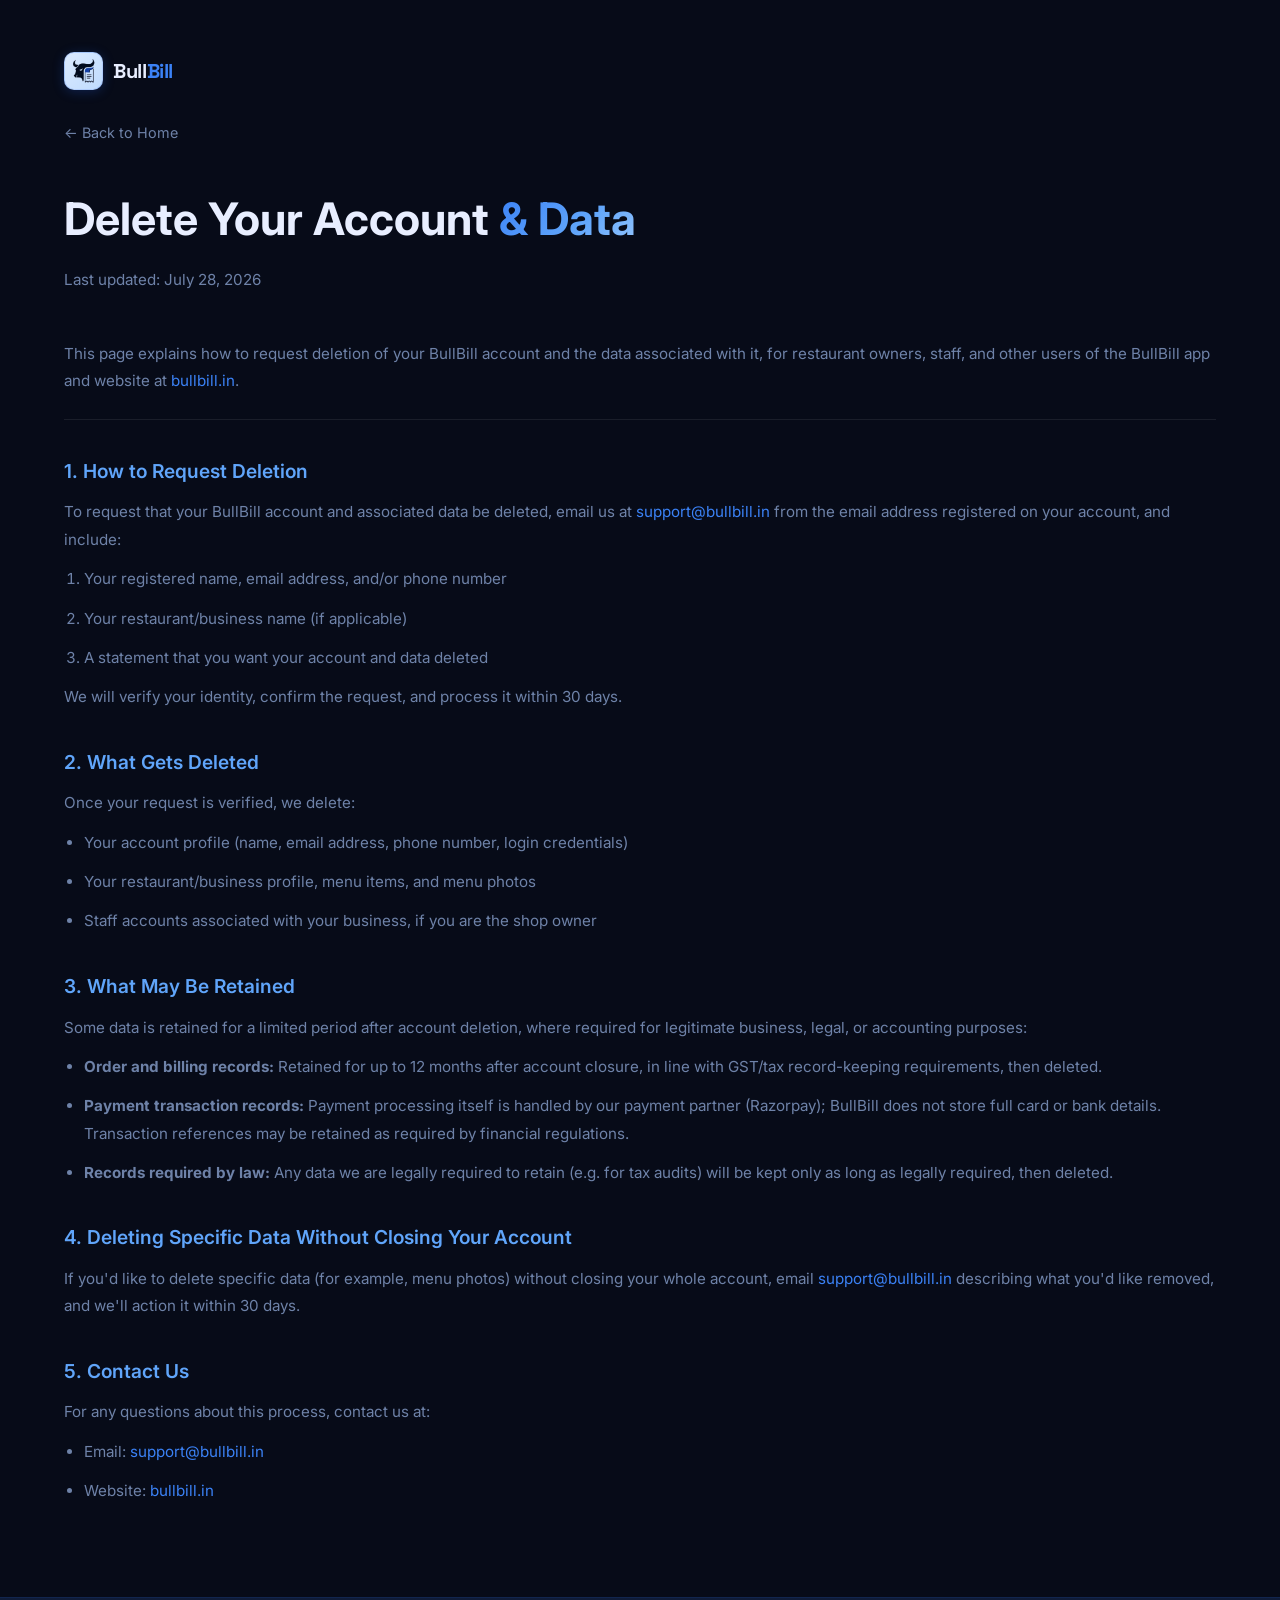
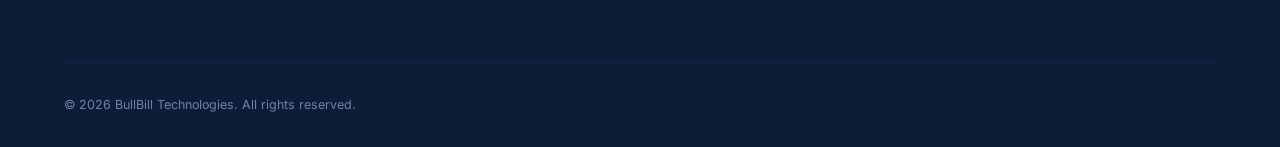
<file: delete-account.html>
<!DOCTYPE html>
<html lang="en">
<head>
  <meta charset="UTF-8" />
  <meta name="viewport" content="width=device-width, initial-scale=1.0" />
  <title>Delete Your Account & Data — BullBill</title>
  <meta name="description" content="How to request deletion of your BullBill account and associated data." />
  <link rel="canonical" href="https://bullbill.in/delete-account.html" />
  <meta property="og:type" content="website" />
  <meta property="og:site_name" content="BullBill" />
  <meta property="og:url" content="https://bullbill.in/delete-account.html" />
  <meta property="og:title" content="Delete Your Account & Data — BullBill" />
  <meta property="og:description" content="How to request deletion of your BullBill account and associated data." />
  <meta name="robots" content="index, follow" />
  <link rel="icon" type="image/png" href="assets/images/logo-icon.png" />
  <link rel="preconnect" href="https://fonts.googleapis.com" />
  <link rel="preconnect" href="https://fonts.gstatic.com" crossorigin />
  <link href="https://fonts.googleapis.com/css2?family=Inter:wght@300;400;500;600;700&family=Space+Grotesk:wght@400;500;600;700&display=swap" rel="stylesheet" />
  <link rel="stylesheet" href="assets/css/styles.css" />
  <style>
    .legal-page { padding: 120px 0 80px; min-height: 100vh; }
    .legal-header { margin-bottom: 48px; }
    .legal-header h1 { font-size: clamp(1.8rem, 4vw, 2.8rem); font-weight: 700; margin-bottom: 12px; }
    .legal-header p { color: var(--text-muted); font-size: 0.95rem; }
    .legal-body h2 { font-size: 1.2rem; font-weight: 600; margin: 36px 0 12px; color: var(--accent); }
    .legal-body p, .legal-body li { color: var(--text-muted); line-height: 1.8; margin-bottom: 12px; font-size: 0.95rem; }
    .legal-body ul, .legal-body ol { padding-left: 20px; }
    .legal-body a { color: var(--primary-light); }
    .back-link { display: inline-flex; align-items: center; gap: 8px; color: var(--text-muted); font-size: 0.9rem; margin-bottom: 40px; transition: color 0.2s; }
    .back-link:hover { color: var(--text); }
    .legal-divider { border: none; border-top: 1px solid var(--border); margin: 24px 0; }
  </style>
</head>
<body>

  <nav class="navbar" id="navbar">
    <div class="nav-container">
      <a href="index.html" class="nav-logo">
        <div class="logo-badge">
          <img src="assets/images/logo-icon.png" alt="BullBill" class="logo-img" />
        </div>
        <span class="logo-wordmark">Bull<span>Bill</span></span>
      </a>
    </div>
  </nav>

  <main class="legal-page">
    <div class="container">
      <a href="index.html" class="back-link">← Back to Home</a>

      <div class="legal-header">
        <h1>Delete Your Account <span class="gradient-text">& Data</span></h1>
        <p>Last updated: July 28, 2026</p>
      </div>

      <div class="legal-body">
        <p>This page explains how to request deletion of your BullBill account and the data associated with it, for restaurant owners, staff, and other users of the BullBill app and website at <a href="https://bullbill.in">bullbill.in</a>.</p>

        <hr class="legal-divider" />

        <h2>1. How to Request Deletion</h2>
        <p>To request that your BullBill account and associated data be deleted, email us at <a href="mailto:support@bullbill.in">support@bullbill.in</a> from the email address registered on your account, and include:</p>
        <ol>
          <li>Your registered name, email address, and/or phone number</li>
          <li>Your restaurant/business name (if applicable)</li>
          <li>A statement that you want your account and data deleted</li>
        </ol>
        <p>We will verify your identity, confirm the request, and process it within 30 days.</p>

        <h2>2. What Gets Deleted</h2>
        <p>Once your request is verified, we delete:</p>
        <ul>
          <li>Your account profile (name, email address, phone number, login credentials)</li>
          <li>Your restaurant/business profile, menu items, and menu photos</li>
          <li>Staff accounts associated with your business, if you are the shop owner</li>
        </ul>

        <h2>3. What May Be Retained</h2>
        <p>Some data is retained for a limited period after account deletion, where required for legitimate business, legal, or accounting purposes:</p>
        <ul>
          <li><strong>Order and billing records:</strong> Retained for up to 12 months after account closure, in line with GST/tax record-keeping requirements, then deleted.</li>
          <li><strong>Payment transaction records:</strong> Payment processing itself is handled by our payment partner (Razorpay); BullBill does not store full card or bank details. Transaction references may be retained as required by financial regulations.</li>
          <li><strong>Records required by law:</strong> Any data we are legally required to retain (e.g. for tax audits) will be kept only as long as legally required, then deleted.</li>
        </ul>

        <h2>4. Deleting Specific Data Without Closing Your Account</h2>
        <p>If you'd like to delete specific data (for example, menu photos) without closing your whole account, email <a href="mailto:support@bullbill.in">support@bullbill.in</a> describing what you'd like removed, and we'll action it within 30 days.</p>

        <h2>5. Contact Us</h2>
        <p>For any questions about this process, contact us at:</p>
        <ul>
          <li>Email: <a href="mailto:support@bullbill.in">support@bullbill.in</a></li>
          <li>Website: <a href="https://bullbill.in">bullbill.in</a></li>
        </ul>
      </div>
    </div>
  </main>

  <footer class="footer">
    <div class="container">
      <div class="footer-bottom">
        <p>&copy; 2026 BullBill Technologies. All rights reserved.</p>
      </div>
    </div>
  </footer>

  <script>
    const navbar = document.getElementById('navbar');
    window.addEventListener('scroll', () => {
      navbar.classList.toggle('scrolled', window.scrollY > 40);
    });
  </script>
</body>
</html>
</file>
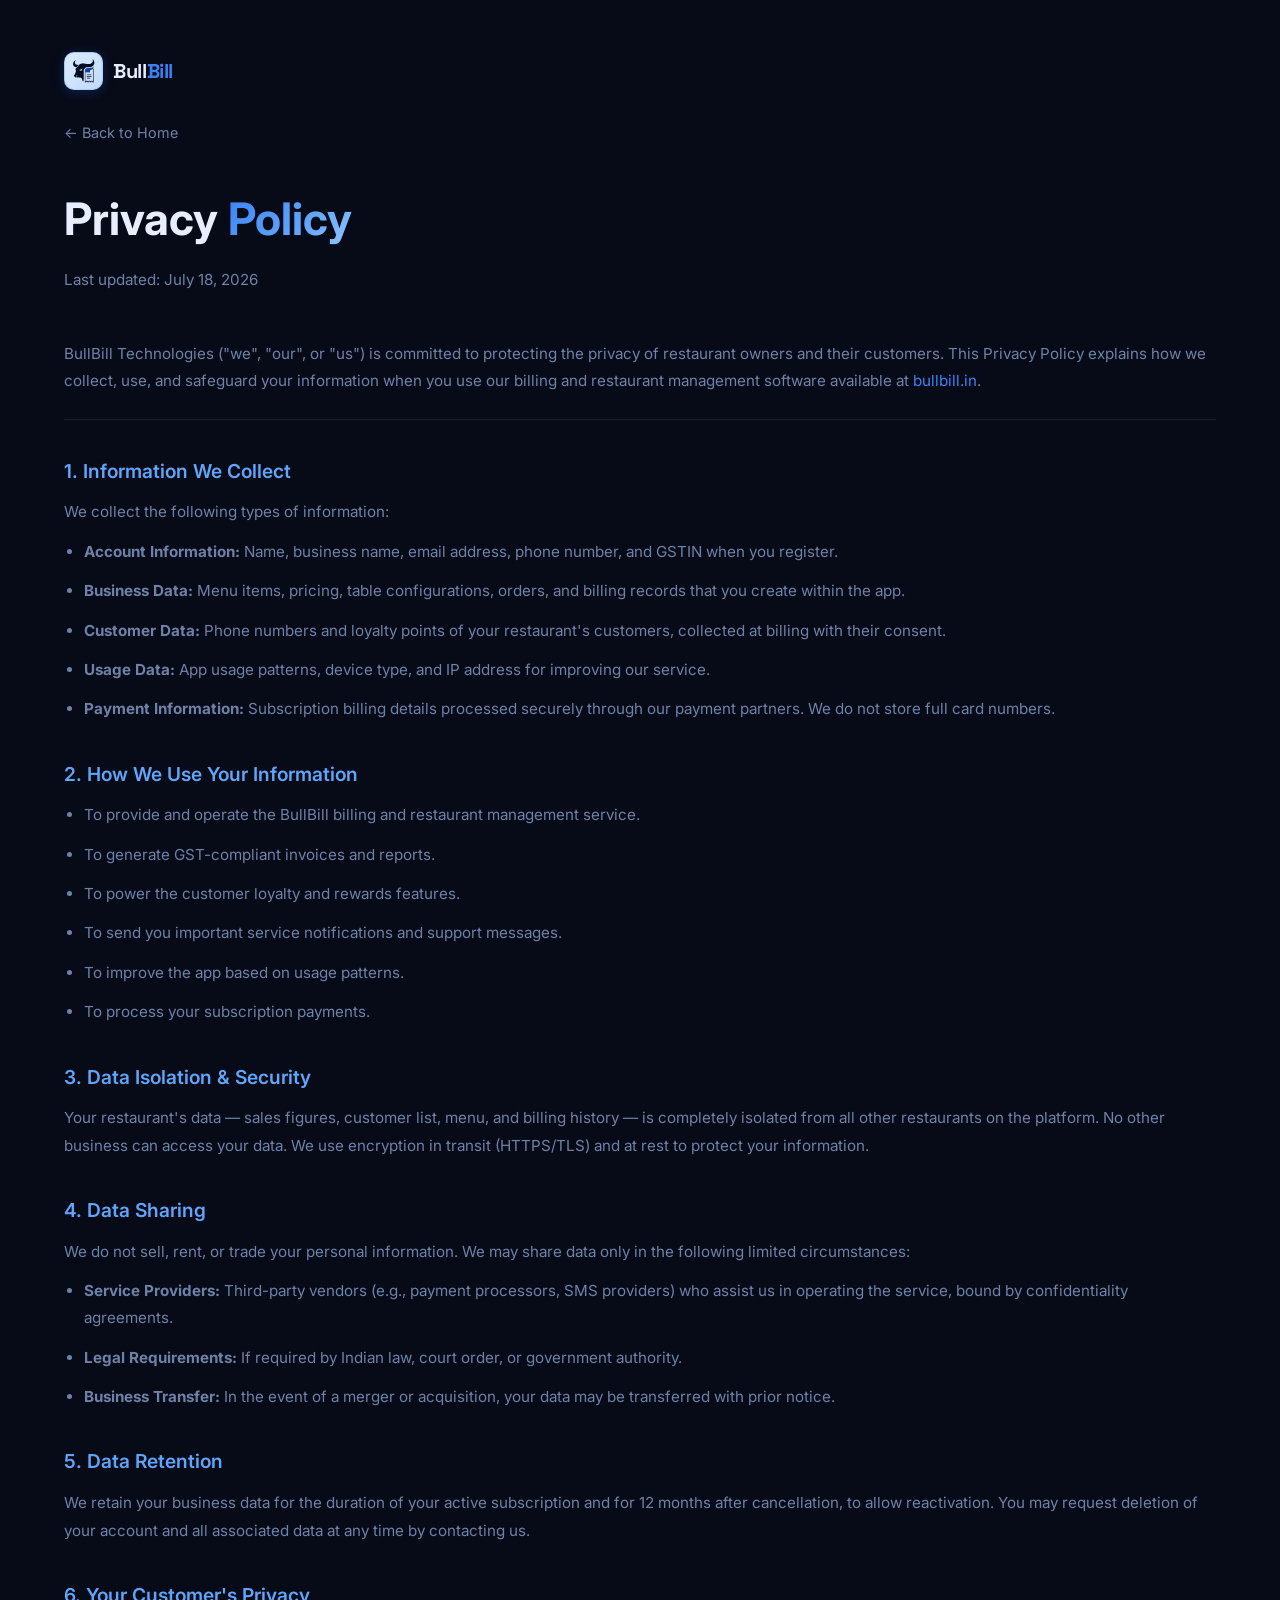
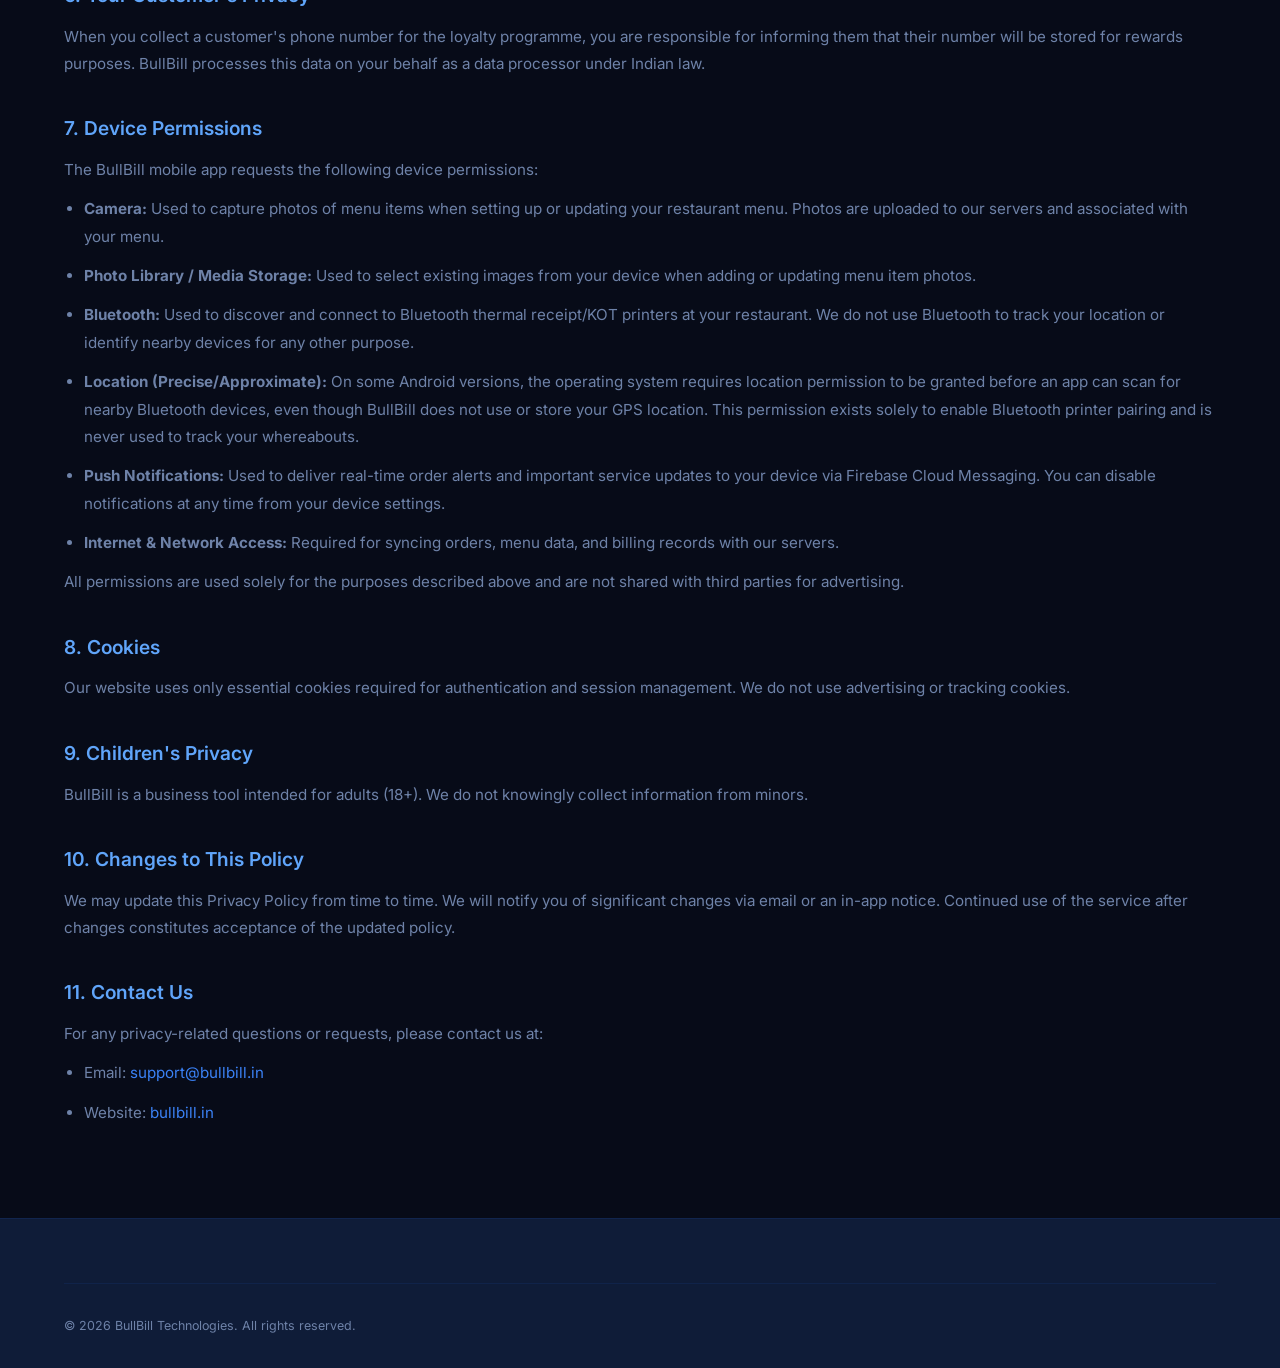
<file: privacy-policy.html>
<!DOCTYPE html>
<html lang="en">
<head>
  <meta charset="UTF-8" />
  <meta name="viewport" content="width=device-width, initial-scale=1.0" />
  <title>Privacy Policy — BullBill</title>
  <meta name="description" content="Privacy Policy for BullBill — Billing App for Indian Restaurants." />
  <link rel="canonical" href="https://bullbill.in/privacy-policy.html" />
  <meta property="og:type" content="website" />
  <meta property="og:site_name" content="BullBill" />
  <meta property="og:url" content="https://bullbill.in/privacy-policy.html" />
  <meta property="og:title" content="Privacy Policy — BullBill" />
  <meta property="og:description" content="Privacy Policy for BullBill — Billing App for Indian Restaurants." />
  <meta name="robots" content="index, follow" />
  <link rel="icon" type="image/png" href="assets/images/logo-icon.png" />
  <link rel="preconnect" href="https://fonts.googleapis.com" />
  <link rel="preconnect" href="https://fonts.gstatic.com" crossorigin />
  <link href="https://fonts.googleapis.com/css2?family=Inter:wght@300;400;500;600;700&family=Space+Grotesk:wght@400;500;600;700&display=swap" rel="stylesheet" />
  <link rel="stylesheet" href="assets/css/styles.css" />
  <style>
    .legal-page { padding: 120px 0 80px; min-height: 100vh; }
    .legal-header { margin-bottom: 48px; }
    .legal-header h1 { font-size: clamp(1.8rem, 4vw, 2.8rem); font-weight: 700; margin-bottom: 12px; }
    .legal-header p { color: var(--text-muted); font-size: 0.95rem; }
    .legal-body h2 { font-size: 1.2rem; font-weight: 600; margin: 36px 0 12px; color: var(--accent); }
    .legal-body p, .legal-body li { color: var(--text-muted); line-height: 1.8; margin-bottom: 12px; font-size: 0.95rem; }
    .legal-body ul { padding-left: 20px; }
    .legal-body a { color: var(--primary-light); }
    .back-link { display: inline-flex; align-items: center; gap: 8px; color: var(--text-muted); font-size: 0.9rem; margin-bottom: 40px; transition: color 0.2s; }
    .back-link:hover { color: var(--text); }
    .legal-divider { border: none; border-top: 1px solid var(--border); margin: 24px 0; }
  </style>
</head>
<body>

  <nav class="navbar" id="navbar">
    <div class="nav-container">
      <a href="index.html" class="nav-logo">
        <div class="logo-badge">
          <img src="assets/images/logo-icon.png" alt="BullBill" class="logo-img" />
        </div>
        <span class="logo-wordmark">Bull<span>Bill</span></span>
      </a>
    </div>
  </nav>

  <main class="legal-page">
    <div class="container">
      <a href="index.html" class="back-link">← Back to Home</a>

      <div class="legal-header">
        <h1>Privacy <span class="gradient-text">Policy</span></h1>
        <p>Last updated: July 18, 2026</p>
      </div>

      <div class="legal-body">
        <p>BullBill Technologies ("we", "our", or "us") is committed to protecting the privacy of restaurant owners and their customers. This Privacy Policy explains how we collect, use, and safeguard your information when you use our billing and restaurant management software available at <a href="https://bullbill.in">bullbill.in</a>.</p>

        <hr class="legal-divider" />

        <h2>1. Information We Collect</h2>
        <p>We collect the following types of information:</p>
        <ul>
          <li><strong>Account Information:</strong> Name, business name, email address, phone number, and GSTIN when you register.</li>
          <li><strong>Business Data:</strong> Menu items, pricing, table configurations, orders, and billing records that you create within the app.</li>
          <li><strong>Customer Data:</strong> Phone numbers and loyalty points of your restaurant's customers, collected at billing with their consent.</li>
          <li><strong>Usage Data:</strong> App usage patterns, device type, and IP address for improving our service.</li>
          <li><strong>Payment Information:</strong> Subscription billing details processed securely through our payment partners. We do not store full card numbers.</li>
        </ul>

        <h2>2. How We Use Your Information</h2>
        <ul>
          <li>To provide and operate the BullBill billing and restaurant management service.</li>
          <li>To generate GST-compliant invoices and reports.</li>
          <li>To power the customer loyalty and rewards features.</li>
          <li>To send you important service notifications and support messages.</li>
          <li>To improve the app based on usage patterns.</li>
          <li>To process your subscription payments.</li>
        </ul>

        <h2>3. Data Isolation & Security</h2>
        <p>Your restaurant's data — sales figures, customer list, menu, and billing history — is completely isolated from all other restaurants on the platform. No other business can access your data. We use encryption in transit (HTTPS/TLS) and at rest to protect your information.</p>

        <h2>4. Data Sharing</h2>
        <p>We do not sell, rent, or trade your personal information. We may share data only in the following limited circumstances:</p>
        <ul>
          <li><strong>Service Providers:</strong> Third-party vendors (e.g., payment processors, SMS providers) who assist us in operating the service, bound by confidentiality agreements.</li>
          <li><strong>Legal Requirements:</strong> If required by Indian law, court order, or government authority.</li>
          <li><strong>Business Transfer:</strong> In the event of a merger or acquisition, your data may be transferred with prior notice.</li>
        </ul>

        <h2>5. Data Retention</h2>
        <p>We retain your business data for the duration of your active subscription and for 12 months after cancellation, to allow reactivation. You may request deletion of your account and all associated data at any time by contacting us.</p>

        <h2>6. Your Customer's Privacy</h2>
        <p>When you collect a customer's phone number for the loyalty programme, you are responsible for informing them that their number will be stored for rewards purposes. BullBill processes this data on your behalf as a data processor under Indian law.</p>

        <h2>7. Device Permissions</h2>
        <p>The BullBill mobile app requests the following device permissions:</p>
        <ul>
          <li><strong>Camera:</strong> Used to capture photos of menu items when setting up or updating your restaurant menu. Photos are uploaded to our servers and associated with your menu.</li>
          <li><strong>Photo Library / Media Storage:</strong> Used to select existing images from your device when adding or updating menu item photos.</li>
          <li><strong>Bluetooth:</strong> Used to discover and connect to Bluetooth thermal receipt/KOT printers at your restaurant. We do not use Bluetooth to track your location or identify nearby devices for any other purpose.</li>
          <li><strong>Location (Precise/Approximate):</strong> On some Android versions, the operating system requires location permission to be granted before an app can scan for nearby Bluetooth devices, even though BullBill does not use or store your GPS location. This permission exists solely to enable Bluetooth printer pairing and is never used to track your whereabouts.</li>
          <li><strong>Push Notifications:</strong> Used to deliver real-time order alerts and important service updates to your device via Firebase Cloud Messaging. You can disable notifications at any time from your device settings.</li>
          <li><strong>Internet & Network Access:</strong> Required for syncing orders, menu data, and billing records with our servers.</li>
        </ul>
        <p>All permissions are used solely for the purposes described above and are not shared with third parties for advertising.</p>

        <h2>8. Cookies</h2>
        <p>Our website uses only essential cookies required for authentication and session management. We do not use advertising or tracking cookies.</p>

        <h2>9. Children's Privacy</h2>
        <p>BullBill is a business tool intended for adults (18+). We do not knowingly collect information from minors.</p>

        <h2>10. Changes to This Policy</h2>
        <p>We may update this Privacy Policy from time to time. We will notify you of significant changes via email or an in-app notice. Continued use of the service after changes constitutes acceptance of the updated policy.</p>

        <h2>11. Contact Us</h2>
        <p>For any privacy-related questions or requests, please contact us at:</p>
        <ul>
          <li>Email: <a href="mailto:support@bullbill.in">support@bullbill.in</a></li>
          <li>Website: <a href="https://bullbill.in">bullbill.in</a></li>
        </ul>
      </div>
    </div>
  </main>

  <footer class="footer">
    <div class="container">
      <div class="footer-bottom">
        <p>&copy; 2026 BullBill Technologies. All rights reserved.</p>
      </div>
    </div>
  </footer>

  <script>
    const navbar = document.getElementById('navbar');
    window.addEventListener('scroll', () => {
      navbar.classList.toggle('scrolled', window.scrollY > 40);
    });
  </script>
</body>
</html>
</file>
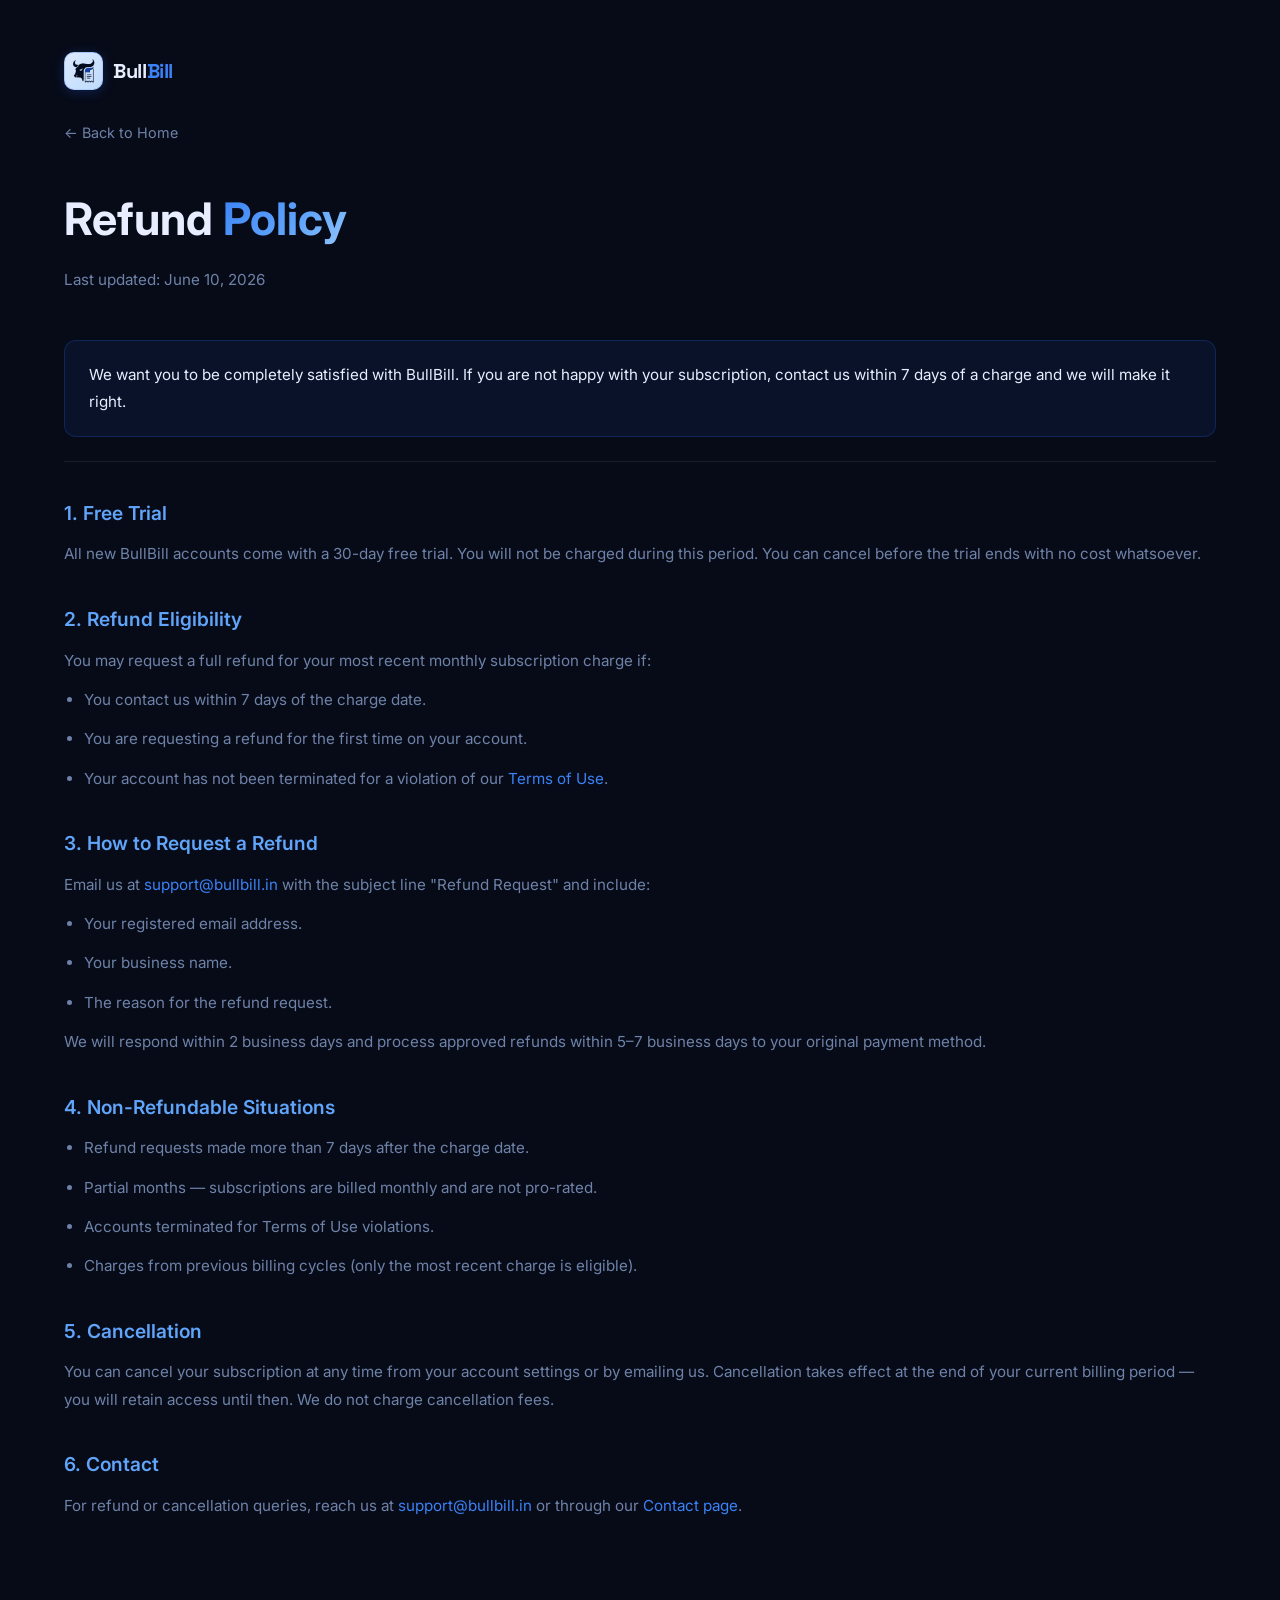
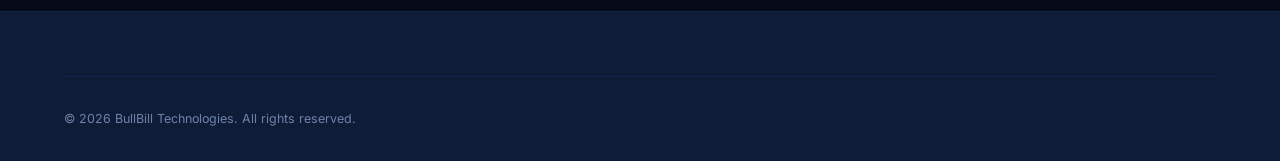
<file: refund-policy.html>
<!DOCTYPE html>
<html lang="en">
<head>
  <meta charset="UTF-8" />
  <meta name="viewport" content="width=device-width, initial-scale=1.0" />
  <title>Refund Policy — BullBill</title>
  <meta name="description" content="Refund Policy for BullBill — Billing App for Indian Restaurants." />
  <link rel="canonical" href="https://bullbill.in/refund-policy.html" />
  <meta property="og:type" content="website" />
  <meta property="og:site_name" content="BullBill" />
  <meta property="og:url" content="https://bullbill.in/refund-policy.html" />
  <meta property="og:title" content="Refund Policy — BullBill" />
  <meta property="og:description" content="Refund Policy for BullBill — Billing App for Indian Restaurants." />
  <meta name="robots" content="index, follow" />
  <link rel="icon" type="image/png" href="assets/images/logo-icon.png" />
  <link rel="preconnect" href="https://fonts.googleapis.com" />
  <link rel="preconnect" href="https://fonts.gstatic.com" crossorigin />
  <link href="https://fonts.googleapis.com/css2?family=Inter:wght@300;400;500;600;700&family=Space+Grotesk:wght@400;500;600;700&display=swap" rel="stylesheet" />
  <link rel="stylesheet" href="assets/css/styles.css" />
  <style>
    .legal-page { padding: 120px 0 80px; min-height: 100vh; }
    .legal-header { margin-bottom: 48px; }
    .legal-header h1 { font-size: clamp(1.8rem, 4vw, 2.8rem); font-weight: 700; margin-bottom: 12px; }
    .legal-header p { color: var(--text-muted); font-size: 0.95rem; }
    .legal-body h2 { font-size: 1.2rem; font-weight: 600; margin: 36px 0 12px; color: var(--accent); }
    .legal-body p, .legal-body li { color: var(--text-muted); line-height: 1.8; margin-bottom: 12px; font-size: 0.95rem; }
    .legal-body ul { padding-left: 20px; }
    .legal-body a { color: var(--primary-light); }
    .back-link { display: inline-flex; align-items: center; gap: 8px; color: var(--text-muted); font-size: 0.9rem; margin-bottom: 40px; transition: color 0.2s; }
    .back-link:hover { color: var(--text); }
    .legal-divider { border: none; border-top: 1px solid var(--border); margin: 24px 0; }
    .highlight-box { background: rgba(37,99,235,0.08); border: 1px solid rgba(37,99,235,0.25); border-radius: 12px; padding: 20px 24px; margin: 24px 0; }
    .highlight-box p { margin: 0; color: var(--text); }
  </style>
</head>
<body>

  <nav class="navbar" id="navbar">
    <div class="nav-container">
      <a href="index.html" class="nav-logo">
        <div class="logo-badge">
          <img src="assets/images/logo-icon.png" alt="BullBill" class="logo-img" />
        </div>
        <span class="logo-wordmark">Bull<span>Bill</span></span>
      </a>
    </div>
  </nav>

  <main class="legal-page">
    <div class="container">
      <a href="index.html" class="back-link">← Back to Home</a>

      <div class="legal-header">
        <h1>Refund <span class="gradient-text">Policy</span></h1>
        <p>Last updated: June 10, 2026</p>
      </div>

      <div class="legal-body">
        <div class="highlight-box">
          <p>We want you to be completely satisfied with BullBill. If you are not happy with your subscription, contact us within 7 days of a charge and we will make it right.</p>
        </div>

        <hr class="legal-divider" />

        <h2>1. Free Trial</h2>
        <p>All new BullBill accounts come with a 30-day free trial. You will not be charged during this period. You can cancel before the trial ends with no cost whatsoever.</p>

        <h2>2. Refund Eligibility</h2>
        <p>You may request a full refund for your most recent monthly subscription charge if:</p>
        <ul>
          <li>You contact us within 7 days of the charge date.</li>
          <li>You are requesting a refund for the first time on your account.</li>
          <li>Your account has not been terminated for a violation of our <a href="terms-of-use.html">Terms of Use</a>.</li>
        </ul>

        <h2>3. How to Request a Refund</h2>
        <p>Email us at <a href="mailto:support@bullbill.in">support@bullbill.in</a> with the subject line "Refund Request" and include:</p>
        <ul>
          <li>Your registered email address.</li>
          <li>Your business name.</li>
          <li>The reason for the refund request.</li>
        </ul>
        <p>We will respond within 2 business days and process approved refunds within 5–7 business days to your original payment method.</p>

        <h2>4. Non-Refundable Situations</h2>
        <ul>
          <li>Refund requests made more than 7 days after the charge date.</li>
          <li>Partial months — subscriptions are billed monthly and are not pro-rated.</li>
          <li>Accounts terminated for Terms of Use violations.</li>
          <li>Charges from previous billing cycles (only the most recent charge is eligible).</li>
        </ul>

        <h2>5. Cancellation</h2>
        <p>You can cancel your subscription at any time from your account settings or by emailing us. Cancellation takes effect at the end of your current billing period — you will retain access until then. We do not charge cancellation fees.</p>

        <h2>6. Contact</h2>
        <p>For refund or cancellation queries, reach us at <a href="mailto:support@bullbill.in">support@bullbill.in</a> or through our <a href="contact.html">Contact page</a>.</p>
      </div>
    </div>
  </main>

  <footer class="footer">
    <div class="container">
      <div class="footer-bottom">
        <p>&copy; 2026 BullBill Technologies. All rights reserved.</p>
      </div>
    </div>
  </footer>

  <script>
    const navbar = document.getElementById('navbar');
    window.addEventListener('scroll', () => {
      navbar.classList.toggle('scrolled', window.scrollY > 40);
    });
  </script>
</body>
</html>
</file>
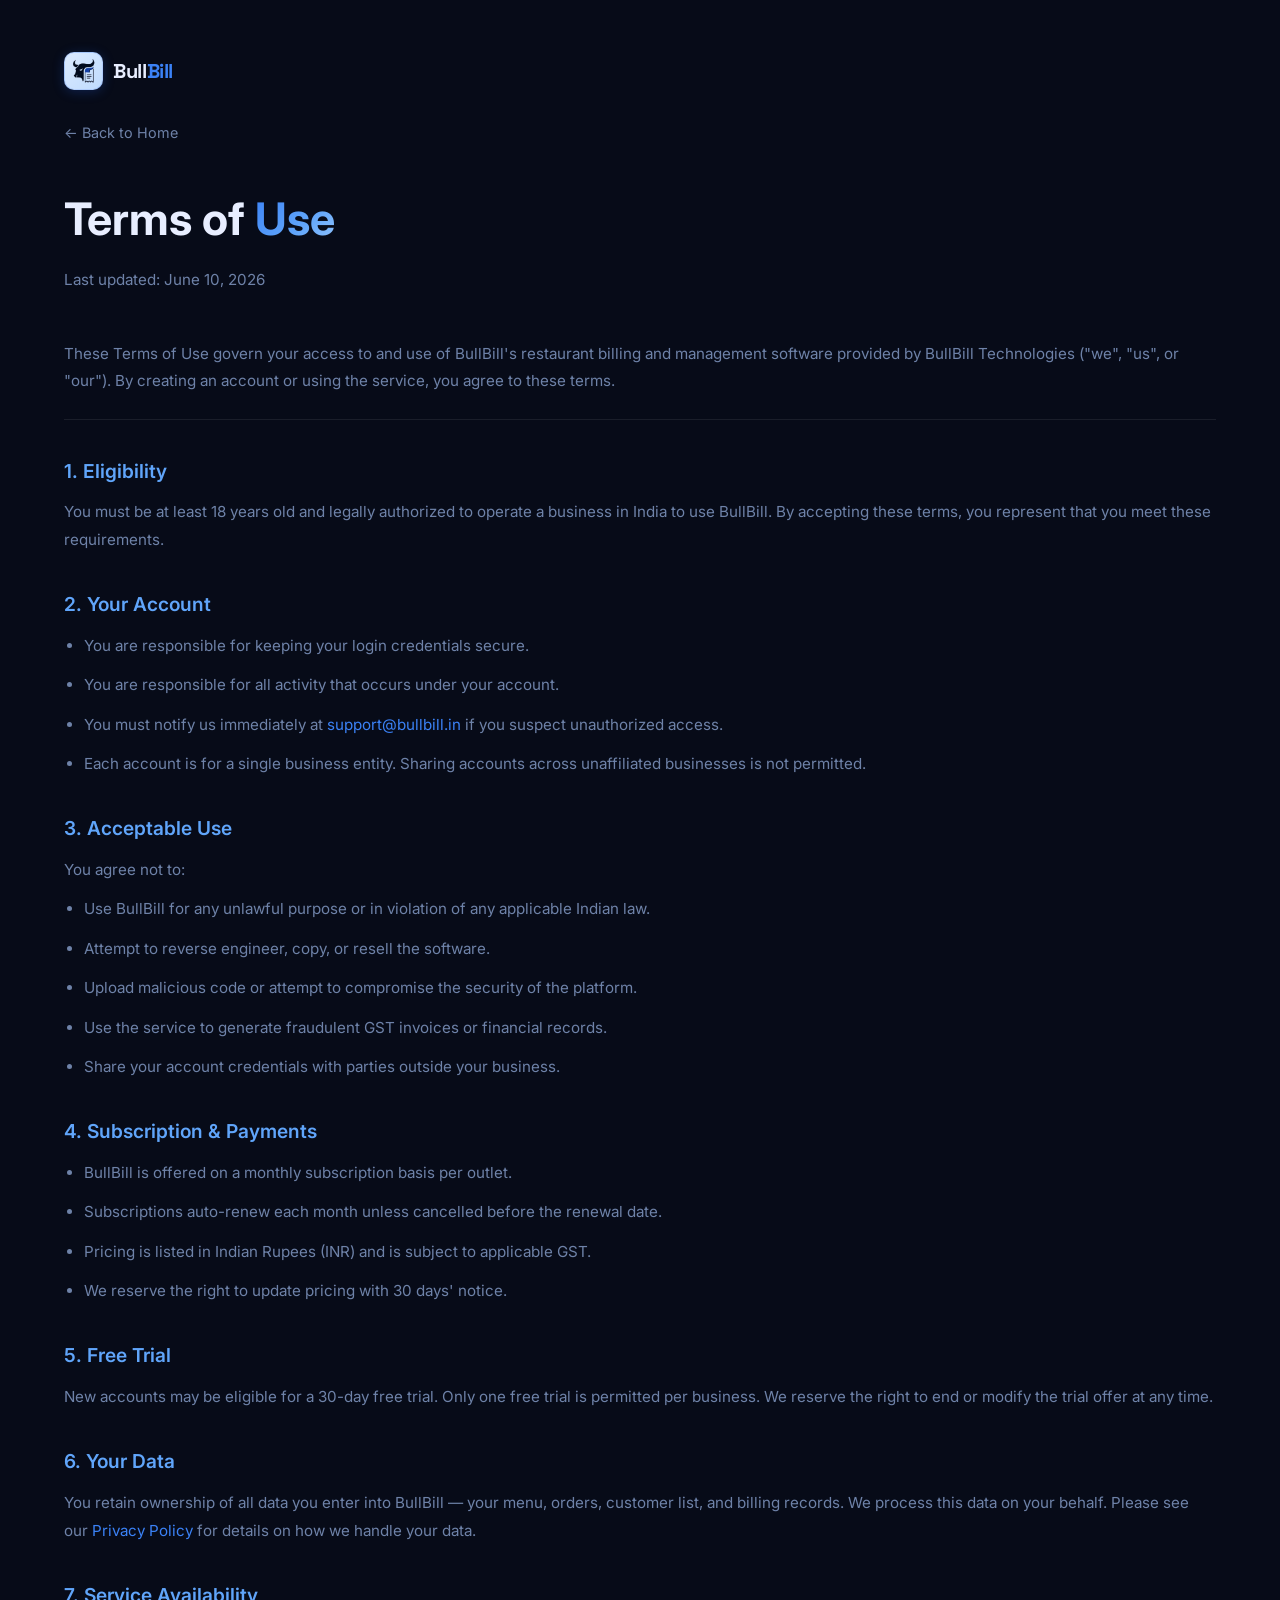
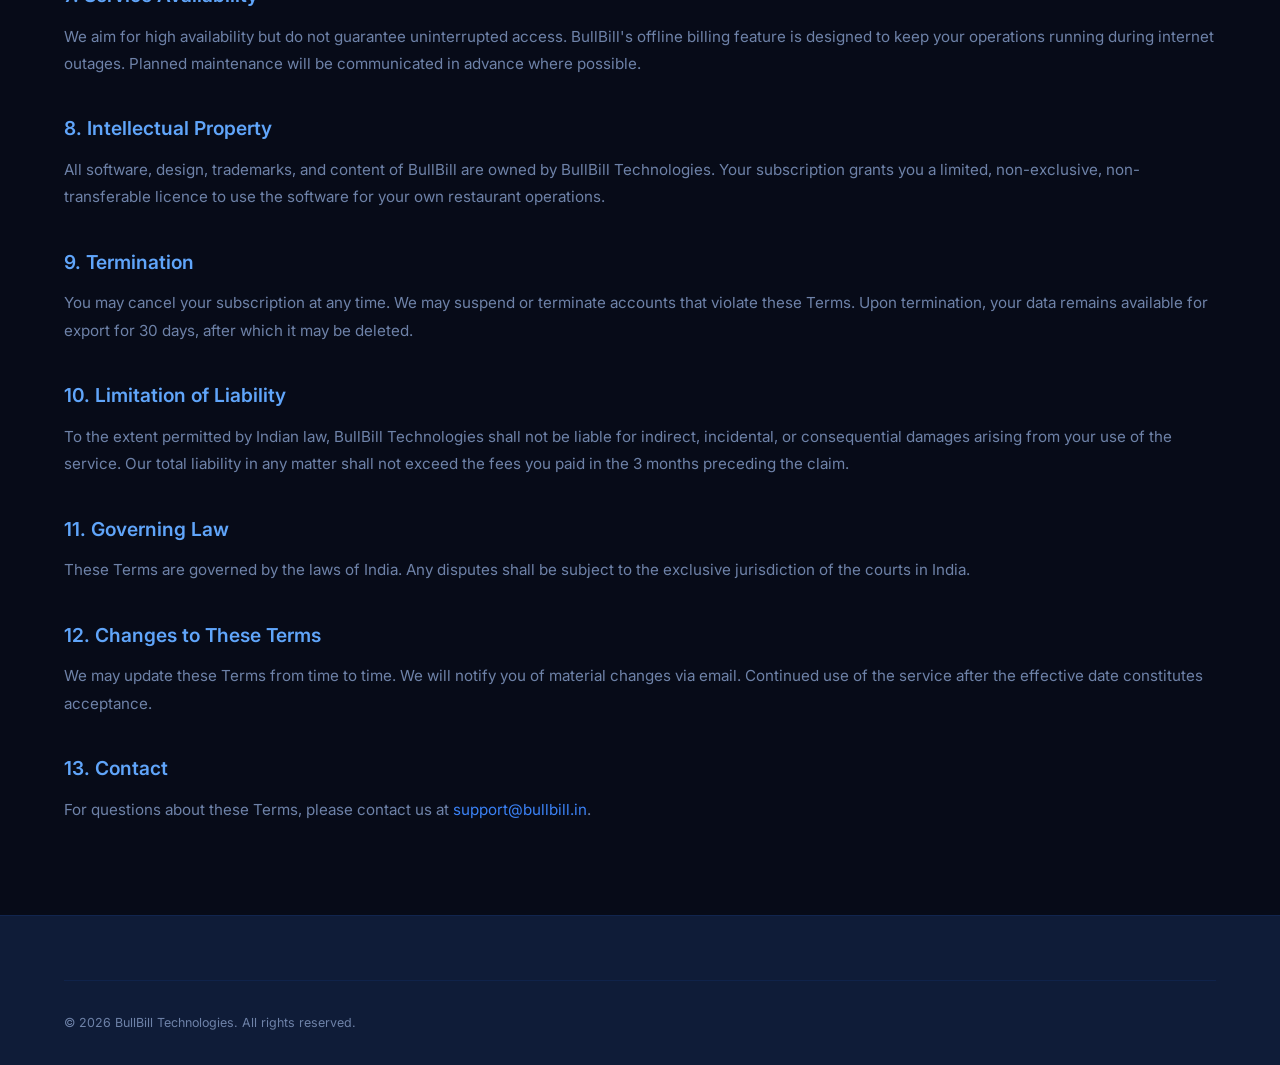
<file: terms-of-use.html>
<!DOCTYPE html>
<html lang="en">
<head>
  <meta charset="UTF-8" />
  <meta name="viewport" content="width=device-width, initial-scale=1.0" />
  <title>Terms of Use — BullBill</title>
  <meta name="description" content="Terms of Use for BullBill — Billing App for Indian Restaurants." />
  <link rel="canonical" href="https://bullbill.in/terms-of-use.html" />
  <meta property="og:type" content="website" />
  <meta property="og:site_name" content="BullBill" />
  <meta property="og:url" content="https://bullbill.in/terms-of-use.html" />
  <meta property="og:title" content="Terms of Use — BullBill" />
  <meta property="og:description" content="Terms of Use for BullBill — Billing App for Indian Restaurants." />
  <meta name="robots" content="index, follow" />
  <link rel="icon" type="image/png" href="assets/images/logo-icon.png" />
  <link rel="preconnect" href="https://fonts.googleapis.com" />
  <link rel="preconnect" href="https://fonts.gstatic.com" crossorigin />
  <link href="https://fonts.googleapis.com/css2?family=Inter:wght@300;400;500;600;700&family=Space+Grotesk:wght@400;500;600;700&display=swap" rel="stylesheet" />
  <link rel="stylesheet" href="assets/css/styles.css" />
  <style>
    .legal-page { padding: 120px 0 80px; min-height: 100vh; }
    .legal-header { margin-bottom: 48px; }
    .legal-header h1 { font-size: clamp(1.8rem, 4vw, 2.8rem); font-weight: 700; margin-bottom: 12px; }
    .legal-header p { color: var(--text-muted); font-size: 0.95rem; }
    .legal-body h2 { font-size: 1.2rem; font-weight: 600; margin: 36px 0 12px; color: var(--accent); }
    .legal-body p, .legal-body li { color: var(--text-muted); line-height: 1.8; margin-bottom: 12px; font-size: 0.95rem; }
    .legal-body ul { padding-left: 20px; }
    .legal-body a { color: var(--primary-light); }
    .back-link { display: inline-flex; align-items: center; gap: 8px; color: var(--text-muted); font-size: 0.9rem; margin-bottom: 40px; transition: color 0.2s; }
    .back-link:hover { color: var(--text); }
    .legal-divider { border: none; border-top: 1px solid var(--border); margin: 24px 0; }
  </style>
</head>
<body>

  <nav class="navbar" id="navbar">
    <div class="nav-container">
      <a href="index.html" class="nav-logo">
        <div class="logo-badge">
          <img src="assets/images/logo-icon.png" alt="BullBill" class="logo-img" />
        </div>
        <span class="logo-wordmark">Bull<span>Bill</span></span>
      </a>
    </div>
  </nav>

  <main class="legal-page">
    <div class="container">
      <a href="index.html" class="back-link">← Back to Home</a>

      <div class="legal-header">
        <h1>Terms of <span class="gradient-text">Use</span></h1>
        <p>Last updated: June 10, 2026</p>
      </div>

      <div class="legal-body">
        <p>These Terms of Use govern your access to and use of BullBill's restaurant billing and management software provided by BullBill Technologies ("we", "us", or "our"). By creating an account or using the service, you agree to these terms.</p>

        <hr class="legal-divider" />

        <h2>1. Eligibility</h2>
        <p>You must be at least 18 years old and legally authorized to operate a business in India to use BullBill. By accepting these terms, you represent that you meet these requirements.</p>

        <h2>2. Your Account</h2>
        <ul>
          <li>You are responsible for keeping your login credentials secure.</li>
          <li>You are responsible for all activity that occurs under your account.</li>
          <li>You must notify us immediately at <a href="mailto:support@bullbill.in">support@bullbill.in</a> if you suspect unauthorized access.</li>
          <li>Each account is for a single business entity. Sharing accounts across unaffiliated businesses is not permitted.</li>
        </ul>

        <h2>3. Acceptable Use</h2>
        <p>You agree not to:</p>
        <ul>
          <li>Use BullBill for any unlawful purpose or in violation of any applicable Indian law.</li>
          <li>Attempt to reverse engineer, copy, or resell the software.</li>
          <li>Upload malicious code or attempt to compromise the security of the platform.</li>
          <li>Use the service to generate fraudulent GST invoices or financial records.</li>
          <li>Share your account credentials with parties outside your business.</li>
        </ul>

        <h2>4. Subscription & Payments</h2>
        <ul>
          <li>BullBill is offered on a monthly subscription basis per outlet.</li>
          <li>Subscriptions auto-renew each month unless cancelled before the renewal date.</li>
          <li>Pricing is listed in Indian Rupees (INR) and is subject to applicable GST.</li>
          <li>We reserve the right to update pricing with 30 days' notice.</li>
        </ul>

        <h2>5. Free Trial</h2>
        <p>New accounts may be eligible for a 30-day free trial. Only one free trial is permitted per business. We reserve the right to end or modify the trial offer at any time.</p>

        <h2>6. Your Data</h2>
        <p>You retain ownership of all data you enter into BullBill — your menu, orders, customer list, and billing records. We process this data on your behalf. Please see our <a href="privacy-policy.html">Privacy Policy</a> for details on how we handle your data.</p>

        <h2>7. Service Availability</h2>
        <p>We aim for high availability but do not guarantee uninterrupted access. BullBill's offline billing feature is designed to keep your operations running during internet outages. Planned maintenance will be communicated in advance where possible.</p>

        <h2>8. Intellectual Property</h2>
        <p>All software, design, trademarks, and content of BullBill are owned by BullBill Technologies. Your subscription grants you a limited, non-exclusive, non-transferable licence to use the software for your own restaurant operations.</p>

        <h2>9. Termination</h2>
        <p>You may cancel your subscription at any time. We may suspend or terminate accounts that violate these Terms. Upon termination, your data remains available for export for 30 days, after which it may be deleted.</p>

        <h2>10. Limitation of Liability</h2>
        <p>To the extent permitted by Indian law, BullBill Technologies shall not be liable for indirect, incidental, or consequential damages arising from your use of the service. Our total liability in any matter shall not exceed the fees you paid in the 3 months preceding the claim.</p>

        <h2>11. Governing Law</h2>
        <p>These Terms are governed by the laws of India. Any disputes shall be subject to the exclusive jurisdiction of the courts in India.</p>

        <h2>12. Changes to These Terms</h2>
        <p>We may update these Terms from time to time. We will notify you of material changes via email. Continued use of the service after the effective date constitutes acceptance.</p>

        <h2>13. Contact</h2>
        <p>For questions about these Terms, please contact us at <a href="mailto:support@bullbill.in">support@bullbill.in</a>.</p>
      </div>
    </div>
  </main>

  <footer class="footer">
    <div class="container">
      <div class="footer-bottom">
        <p>&copy; 2026 BullBill Technologies. All rights reserved.</p>
      </div>
    </div>
  </footer>

  <script>
    const navbar = document.getElementById('navbar');
    window.addEventListener('scroll', () => {
      navbar.classList.toggle('scrolled', window.scrollY > 40);
    });
  </script>
</body>
</html>
</file>
<file: assets/css/styles.css>
/* ─── RESET & BASE ──────────────────────────────────────────────── */
*, *::before, *::after { box-sizing: border-box; margin: 0; padding: 0; }

:root {
  /* BullBill Brand Colors */
  --bg:          #070b18;
  --bg-2:        #0b1327;
  --bg-3:        #0f1c38;
  --surface:     rgba(255,255,255,0.04);
  --surface-hover: rgba(37,99,235,0.07);
  --border:      rgba(255,255,255,0.08);
  --border-hover: rgba(37,99,235,0.35);

  --primary:       #2563eb;
  --primary-light: #3b82f6;
  --primary-dark:  #1d4ed8;
  --primary-glow:  rgba(37,99,235,0.35);

  --accent:        #60a5fa;
  --navy:          #0a1628;

  /* Semantic colors (WB new tokens) */
  --success:    #10b981;
  --warning:    #f59e0b;
  --error:      #ef4444;
  --wa-green:   #25d366;

  --text:       #e8eeff;
  --text-muted: #6e82a8;

  /* Typography scale */
  --text-xs:   0.72rem;
  --text-sm:   0.85rem;
  --text-base: 0.92rem;

  /* Spacing scale */
  --space-xs: 8px;
  --space-sm: 16px;
  --space-md: 24px;
  --space-lg: 48px;
  --space-xl: 80px;

  --radius:    16px;
  --radius-sm: 8px;
  --radius-lg: 24px;
  --shadow:    0 4px 32px rgba(0,0,0,0.5);
  --shadow-glow: 0 0 80px rgba(37,99,235,0.15);
  --transition: 0.3s cubic-bezier(0.4, 0, 0.2, 1);
}

html { scroll-behavior: smooth; }

body {
  font-family: 'Inter', -apple-system, BlinkMacSystemFont, sans-serif;
  background: var(--bg);
  color: var(--text);
  line-height: 1.6;
  overflow-x: hidden;
  -webkit-font-smoothing: antialiased;
}

.container { max-width: 1200px; margin: 0 auto; padding: 0 24px; }
img { max-width: 100%; display: block; }
a { text-decoration: none; color: inherit; }

/* ─── TYPOGRAPHY ────────────────────────────────────────────────── */
.gradient-text {
  background: linear-gradient(135deg, var(--primary-light) 0%, var(--accent) 60%, #93c5fd 100%);
  -webkit-background-clip: text;
  -webkit-text-fill-color: transparent;
  background-clip: text;
}

/* ─── BUTTONS ───────────────────────────────────────────────────── */
.btn {
  display: inline-flex;
  align-items: center;
  gap: 8px;
  padding: 12px 24px;
  border-radius: 50px;
  font-weight: 600;
  font-size: 0.9rem;
  cursor: pointer;
  border: none;
  transition: var(--transition);
  white-space: nowrap;
  position: relative;
  overflow: hidden;
}

.btn::after {
  content: '';
  position: absolute;
  inset: 0;
  background: rgba(255,255,255,0.08);
  opacity: 0;
  transition: opacity var(--transition);
}

.btn:hover::after { opacity: 1; }

.btn-primary {
  background: linear-gradient(135deg, var(--primary), var(--primary-dark));
  color: #fff;
  box-shadow: 0 4px 20px var(--primary-glow);
}

.btn-primary:hover {
  transform: translateY(-2px);
  box-shadow: 0 8px 32px rgba(37,99,235,0.55);
}

.btn-outline {
  background: transparent;
  color: var(--text);
  border: 1px solid var(--border-hover);
}

.btn-outline:hover {
  background: var(--surface-hover);
  border-color: var(--primary);
  color: var(--primary-light);
  transform: translateY(-2px);
}

.btn-ghost {
  background: transparent;
  color: var(--text-muted);
}

.btn-ghost:hover { color: var(--text); }
.btn-lg { padding: 16px 32px; font-size: 1rem; }

/* ─── TRIAL / ANNOUNCEMENT BAR ──────────────────────────────────────
   Pre-existing markup had no CSS at all, so it rendered unstyled and
   sat directly under the fixed navbar at the same top:0 position —
   the two visually collided and the navbar intercepted clicks meant
   for this bar's own link (and vice versa). Fixed by giving it a real
   slim bar above the navbar, with the navbar pushed down to match. */
.trial-bar {
  position: fixed;
  top: 0; left: 0; right: 0;
  z-index: 1100;
  background: linear-gradient(90deg, var(--primary-dark), var(--primary-light));
  padding: 9px 44px 9px 16px;
}

.trial-bar-inner {
  display: flex;
  align-items: center;
  justify-content: center;
  gap: 8px;
  flex-wrap: wrap;
  text-align: center;
  font-size: 0.8rem;
  color: #fff;
  max-width: 900px;
  margin: 0 auto;
}

.trial-bar-dot {
  width: 6px; height: 6px;
  border-radius: 50%;
  background: #fff;
  flex-shrink: 0;
  animation: pulse 1.5s ease-in-out infinite;
}

.trial-bar-link {
  color: #fff;
  font-weight: 700;
  text-decoration: underline;
  text-underline-offset: 2px;
  white-space: nowrap;
}

.trial-bar-close {
  position: absolute;
  right: 8px;
  top: 50%;
  transform: translateY(-50%);
  background: none;
  border: none;
  color: rgba(255,255,255,0.75);
  font-size: 0.8rem;
  cursor: pointer;
  line-height: 1;
  /* WB-01: min 44×44px tap target */
  padding: 12px;
  min-width: 44px;
  min-height: 44px;
  display: flex;
  align-items: center;
  justify-content: center;
}

.trial-bar-close:hover { color: #fff; }

/* ─── NAVBAR ────────────────────────────────────────────────────── */
.navbar {
  position: fixed;
  top: 38px; left: 0; right: 0;
  z-index: 1000;
  padding: 14px 0;
  transition: background var(--transition), border-color var(--transition), backdrop-filter var(--transition), top var(--transition);
  border-bottom: 1px solid transparent;
}

/* When the trial bar is dismissed, JS sets this class on <body> so the
   navbar reclaims the top of the viewport instead of leaving a gap. */
body.trial-bar-dismissed .navbar { top: 0; }

.navbar.scrolled {
  background: rgba(7,11,24,0.92);
  border-color: rgba(37,99,235,0.15);
  backdrop-filter: blur(20px);
  -webkit-backdrop-filter: blur(20px);
}

.nav-container {
  max-width: 1200px;
  margin: 0 auto;
  padding: 0 24px;
  display: flex;
  align-items: center;
  gap: 32px;
}

/* Logo in navbar: icon inside white badge + wordmark text */
.nav-logo {
  display: flex;
  align-items: center;
  gap: 10px;
  flex-shrink: 0;
}

.logo-badge {
  background: linear-gradient(135deg, #dbeafe, #bfdbfe);
  border-radius: 10px;
  padding: 4px 6px;
  display: flex;
  align-items: center;
  justify-content: center;
  box-shadow: 0 2px 12px rgba(37,99,235,0.25);
  border: 1px solid rgba(37,99,235,0.2);
}

.logo-img {
  height: 28px;
  width: auto;
  display: block;
}

.logo-wordmark {
  font-family: 'Space Grotesk', sans-serif;
  font-size: 1.25rem;
  font-weight: 800;
  color: var(--text);
  letter-spacing: -0.02em;
}

.logo-wordmark span { color: var(--primary-light); }

.nav-links {
  display: flex;
  list-style: none;
  gap: 32px;
  flex: 1;
}

.nav-links a {
  color: var(--text-muted);
  font-size: 0.9rem;
  font-weight: 500;
  transition: color var(--transition);
  position: relative;
}

.nav-links a::after {
  content: '';
  position: absolute;
  bottom: -4px; left: 0;
  width: 0; height: 2px;
  background: var(--primary-light);
  transition: width var(--transition);
  border-radius: 2px;
}

.nav-links a:hover { color: var(--text); }
.nav-links a:hover::after { width: 100%; }
/* WB-07: Active section indicator */
.nav-links a.nav-active { color: var(--primary-light); }
.nav-links a.nav-active::after { width: 100%; }

.nav-cta { display: flex; align-items: center; gap: 12px; flex-shrink: 0; }

.nav-toggle {
  display: none;
  flex-direction: column;
  gap: 5px;
  background: none;
  border: none;
  cursor: pointer;
  /* WB-06: min 44×44px tap target */
  padding: 10px;
  min-width: 44px;
  min-height: 44px;
  align-items: center;
  justify-content: center;
}

.nav-toggle span {
  display: block;
  width: 24px; height: 2px;
  background: var(--text);
  border-radius: 2px;
  transition: var(--transition);
}

/* ─── HERO ──────────────────────────────────────────────────────── */
.hero {
  position: relative;
  min-height: 100vh;
  display: flex;
  align-items: center;
  justify-content: center;
  text-align: center;
  padding: 120px 24px 80px;
  overflow: hidden;
  background:
    radial-gradient(ellipse 80% 55% at 50% -5%, rgba(37,99,235,0.18) 0%, transparent 65%),
    radial-gradient(ellipse 50% 35% at 85% 80%, rgba(29,78,216,0.1) 0%, transparent 55%),
    var(--bg);
}

#particleCanvas {
  position: absolute;
  inset: 0;
  width: 100%; height: 100%;
  pointer-events: none;
}

.hero-glow {
  position: absolute;
  border-radius: 50%;
  filter: blur(80px);
  pointer-events: none;
}

.hero-glow-1 {
  width: 560px; height: 560px;
  background: radial-gradient(circle, rgba(37,99,235,0.18) 0%, transparent 70%);
  top: -120px; left: 50%;
  transform: translateX(-50%);
  animation: glowPulse1 7s ease-in-out infinite;
}

.hero-glow-2 {
  width: 380px; height: 380px;
  background: radial-gradient(circle, rgba(99,102,241,0.1) 0%, transparent 70%);
  bottom: -60px; right: 8%;
  animation: glowPulse2 9s ease-in-out infinite;
}

@keyframes glowPulse1 {
  0%, 100% { opacity: 0.7; transform: translateX(-50%) scale(1); }
  50%       { opacity: 1;   transform: translateX(-50%) scale(1.12); }
}

@keyframes glowPulse2 {
  0%, 100% { opacity: 0.5; }
  50%       { opacity: 1; }
}

.hero-content {
  position: relative;
  z-index: 2;
  max-width: 900px;
  margin: 0 auto;
}

.hero-badge {
  display: inline-flex;
  align-items: center;
  gap: 10px;
  background: rgba(37,99,235,0.1);
  border: 1px solid rgba(37,99,235,0.3);
  border-radius: 50px;
  padding: 8px 20px;
  font-size: 0.78rem;
  font-weight: 600;
  color: var(--accent);
  letter-spacing: 0.05em;
  text-transform: uppercase;
  margin-bottom: 40px;
}

.badge-dot {
  width: 8px; height: 8px;
  background: var(--primary-light);
  border-radius: 50%;
  animation: pulse 2s ease-in-out infinite;
}

@keyframes pulse {
  0%, 100% { opacity: 1; transform: scale(1); }
  50%       { opacity: 0.4; transform: scale(0.75); }
}

/* ─── HERO LOGO (icon inside white badge + animated rings) ─────── */
.hero-logo-wrap {
  position: relative;
  display: inline-block;
  margin-bottom: 40px;
}

.hero-logo-badge {
  background: linear-gradient(145deg, #dbeafe, #bfdbfe);
  border-radius: 28px;
  padding: 16px 20px;
  display: inline-flex;
  align-items: center;
  justify-content: center;
  box-shadow:
    0 0 0 1px rgba(37,99,235,0.35),
    0 8px 32px rgba(37,99,235,0.3),
    0 0 60px rgba(37,99,235,0.18);
  border: 1px solid rgba(37,99,235,0.25);
  position: relative;
  z-index: 3;
  animation: logoFloat 4s ease-in-out infinite;
}

.hero-logo {
  height: 72px;
  width: auto;
  display: block;
}

@keyframes logoFloat {
  0%, 100% { transform: translateY(0px); box-shadow: 0 0 0 1px rgba(37,99,235,0.3), 0 8px 32px rgba(37,99,235,0.25), 0 0 60px rgba(37,99,235,0.15); }
  50%       { transform: translateY(-10px); box-shadow: 0 0 0 1px rgba(37,99,235,0.4), 0 20px 48px rgba(37,99,235,0.35), 0 0 80px rgba(37,99,235,0.25); }
}

.logo-ring {
  position: absolute;
  top: 50%; left: 50%;
  transform: translate(-50%, -50%);
  border-radius: 50%;
  border: 1px solid rgba(37,99,235,0.35);
  pointer-events: none;
}

.ring-1 { width: 140px; height: 140px; animation: ringExpand 3.2s ease-out infinite; }
.ring-2 { width: 140px; height: 140px; animation: ringExpand 3.2s ease-out infinite 1.07s; }
.ring-3 { width: 140px; height: 140px; animation: ringExpand 3.2s ease-out infinite 2.14s; }

@keyframes ringExpand {
  0%   { width: 120px; height: 120px; opacity: 0.7; }
  100% { width: 260px; height: 260px; opacity: 0; }
}

/* ─── HERO TEXT ─────────────────────────────────────────────────── */
.hero-title {
  font-family: 'Space Grotesk', sans-serif;
  font-size: clamp(2.8rem, 6vw, 5rem);
  font-weight: 800;
  line-height: 1.08;
  letter-spacing: -0.025em;
  margin-bottom: 24px;
}

.hero-subtitle {
  font-size: clamp(1rem, 2vw, 1.2rem);
  color: var(--text-muted);
  max-width: 600px;
  margin: 0 auto 40px;
  line-height: 1.7;
}

.hero-actions {
  display: flex;
  align-items: center;
  justify-content: center;
  gap: 16px;
  flex-wrap: wrap;
  margin-bottom: 48px;
}

/* ─── HERO BRAND BANNER ─────────────────────────────────────────── */
.hero-brand-banner {
  margin: 0 auto 48px;
  max-width: 820px;
  border-radius: var(--radius-lg);
  overflow: hidden;
  border: 1px solid rgba(37,99,235,0.25);
  box-shadow: 0 8px 48px rgba(0,0,0,0.5), 0 0 0 1px rgba(37,99,235,0.15), 0 0 80px rgba(37,99,235,0.1);
  animation: bannerFloat 5s ease-in-out infinite;
}

@keyframes bannerFloat {
  0%, 100% { transform: translateY(0px); }
  50%       { transform: translateY(-6px); }
}

.brand-banner-img {
  width: 100%;
  height: auto;
  display: block;
  border-radius: var(--radius-lg);
}

/* ─── HERO STATS ────────────────────────────────────────────────── */
.hero-stats {
  display: flex;
  align-items: center;
  justify-content: center;
  background: rgba(10,22,40,0.7);
  border: 1px solid rgba(37,99,235,0.2);
  border-radius: var(--radius);
  padding: 24px 40px;
  backdrop-filter: blur(16px);
  -webkit-backdrop-filter: blur(16px);
  box-shadow: 0 4px 32px rgba(0,0,0,0.3);
}

.stat-item {
  display: flex;
  flex-direction: column;
  align-items: center;
  padding: 0 40px;
}

.stat-num  {
  font-family: 'Space Grotesk', sans-serif;
  font-size: 2.5rem;
  font-weight: 800;
  color: var(--primary-light);
  line-height: 1;
}

.stat-unit {
  font-size: 1.5rem;
  font-weight: 700;
  color: var(--primary-light);
}

.stat-label {
  font-size: 0.72rem;
  color: var(--text-muted);
  font-weight: 500;
  margin-top: 6px;
  text-transform: uppercase;
  letter-spacing: 0.06em;
}

.stat-divider { width: 1px; height: 48px; background: rgba(37,99,235,0.2); }

/* ─── SCROLL INDICATOR ──────────────────────────────────────────── */
.scroll-indicator {
  position: absolute;
  bottom: 32px; left: 50%;
  transform: translateX(-50%);
  display: flex;
  flex-direction: column;
  align-items: center;
  gap: 8px;
  color: var(--text-muted);
  font-size: 0.75rem;
  animation: scrollBounce 2.2s ease-in-out infinite;
}

.scroll-mouse {
  width: 22px; height: 36px;
  border: 2px solid rgba(37,99,235,0.35);
  border-radius: 50px;
  display: flex;
  justify-content: center;
  padding-top: 6px;
}

.scroll-wheel {
  width: 3px; height: 8px;
  background: var(--primary-light);
  border-radius: 3px;
  animation: scrollWheel 2s ease-in-out infinite;
}

@keyframes scrollWheel {
  0%   { transform: translateY(0); opacity: 1; }
  100% { transform: translateY(12px); opacity: 0; }
}

@keyframes scrollBounce {
  0%, 100% { transform: translateX(-50%) translateY(0); }
  50%       { transform: translateX(-50%) translateY(6px); }
}

/* ─── SECTION COMMON ────────────────────────────────────────────── */
section { padding: 100px 0; }

.section-header { text-align: center; margin-bottom: 64px; }

.section-tag {
  display: inline-block;
  background: rgba(37,99,235,0.1);
  border: 1px solid rgba(37,99,235,0.25);
  color: var(--accent);
  font-size: 0.72rem;
  font-weight: 700;
  text-transform: uppercase;
  letter-spacing: 0.1em;
  padding: 6px 16px;
  border-radius: 50px;
  margin-bottom: 20px;
}

.section-title {
  font-family: 'Space Grotesk', sans-serif;
  font-size: clamp(2rem, 4vw, 3rem);
  font-weight: 800;
  letter-spacing: -0.02em;
  line-height: 1.15;
  margin-bottom: 16px;
}

.section-subtitle {
  font-size: 1.05rem;
  color: var(--text-muted);
  max-width: 580px;
  margin: 0 auto;
  line-height: 1.7;
}

/* ─── SCROLL ANIMATIONS ─────────────────────────────────────────── */
.reveal {
  opacity: 0;
  transform: translateY(32px);
  transition: opacity 0.7s cubic-bezier(0.16,1,0.3,1), transform 0.7s cubic-bezier(0.16,1,0.3,1);
}

.reveal.visible { opacity: 1; transform: translateY(0); }

.delay-1 { transition-delay: 0.1s; }
.delay-2 { transition-delay: 0.2s; }
.delay-3 { transition-delay: 0.3s; }
.delay-4 { transition-delay: 0.4s; }
.delay-5 { transition-delay: 0.5s; }

/* ─── FEATURES ──────────────────────────────────────────────────── */
.features { background: var(--bg-2); }

.features-grid {
  display: grid;
  grid-template-columns: repeat(3, 1fr);
  gap: 24px;
}

.feature-card {
  background: var(--surface);
  border: 1px solid var(--border);
  border-radius: var(--radius-lg);
  padding: 32px;
  transition: var(--transition);
  position: relative;
  overflow: hidden;
}

.feature-card::before {
  content: '';
  position: absolute;
  top: 0; left: 0; right: 0;
  height: 1px;
  background: linear-gradient(90deg, transparent, var(--primary-light), transparent);
  opacity: 0;
  transition: opacity var(--transition);
}

.feature-card:hover {
  background: var(--surface-hover);
  border-color: rgba(37,99,235,0.4);
  transform: translateY(-4px);
  box-shadow: 0 16px 48px rgba(0,0,0,0.3), 0 0 0 1px rgba(37,99,235,0.15), 0 0 40px rgba(37,99,235,0.08);
}

.feature-card:hover::before { opacity: 1; }

.feature-icon {
  width: 56px; height: 56px;
  /* WB-12: Per-card color via --icon-color; fallback to primary-light */
  color: var(--icon-color, var(--primary-light));
  margin-bottom: 20px;
  transition: transform var(--transition);
}

.feature-card:hover .feature-icon { transform: scale(1.1); }

.feature-card h3 {
  font-family: 'Space Grotesk', sans-serif;
  font-size: 1.15rem;
  font-weight: 700;
  margin-bottom: 12px;
}

.feature-card p {
  color: var(--text-muted);
  font-size: 0.88rem;
  line-height: 1.7;
  margin-bottom: 20px;
}

.feature-tag {
  display: inline-block;
  /* WB-12: tinted bg using per-card icon color */
  background: color-mix(in srgb, var(--icon-color, var(--primary-light)) 12%, transparent);
  background: rgba(37,99,235,0.1); /* fallback for old browsers */
  color: var(--accent);
  /* WB-13: bump to 0.75rem for WCAG AA contrast */
  font-size: 0.75rem;
  font-weight: 600;
  text-transform: uppercase;
  letter-spacing: 0.08em;
  padding: 4px 12px;
  border-radius: 50px;
  border: 1px solid rgba(37,99,235,0.2);
}

/* ─── LIFECYCLE ─────────────────────────────────────────────────── */
.lifecycle { background: var(--bg); }

.lifecycle-flow {
  display: flex;
  align-items: center;
  overflow-x: auto;
  padding: 32px 0;
  -webkit-overflow-scrolling: touch;
  scrollbar-width: none;
}

.lifecycle-flow::-webkit-scrollbar { display: none; }

.lifecycle-step {
  display: flex;
  flex-direction: column;
  align-items: center;
  gap: 12px;
  flex-shrink: 0;
  padding: 24px 16px;
  background: var(--surface);
  border: 1px solid var(--border);
  border-radius: var(--radius);
  min-width: 130px;
  transition: var(--transition);
  cursor: default;
  position: relative;
}

.lifecycle-step::before {
  content: attr(data-step);
  position: absolute;
  top: -11px; left: 50%;
  transform: translateX(-50%);
  background: var(--bg);
  color: var(--text-muted);
  font-size: 0.65rem;
  font-weight: 700;
  padding: 2px 8px;
  border-radius: 50px;
  border: 1px solid var(--border);
}

.lifecycle-step:hover,
.lifecycle-step.active {
  border-color: rgba(37,99,235,0.5);
  background: rgba(37,99,235,0.06);
  transform: translateY(-4px);
  box-shadow: 0 8px 24px rgba(37,99,235,0.15);
}

.lifecycle-step.active .step-bubble {
  background: rgba(37,99,235,0.2);
  color: var(--primary-light);
}

.step-bubble {
  width: 48px; height: 48px;
  border-radius: 50%;
  background: rgba(255,255,255,0.05);
  display: flex;
  align-items: center;
  justify-content: center;
  transition: var(--transition);
}

.step-bubble svg { width: 22px; height: 22px; }

.step-state {
  display: block;
  font-size: 0.68rem;
  font-weight: 700;
  text-transform: uppercase;
  letter-spacing: 0.06em;
  color: var(--primary-light);
  margin-bottom: 4px;
}

.step-desc {
  display: block;
  font-size: 0.7rem;
  color: var(--text-muted);
  line-height: 1.4;
  text-align: center;
}

.step-arrow {
  font-size: 1.4rem;
  color: var(--text-muted);
  padding: 0 4px;
  flex-shrink: 0;
  opacity: 0.4;
}

/* ─── SERVICES ──────────────────────────────────────────────────── */
.services-section { background: var(--bg-2); }

.services-grid {
  display: grid;
  grid-template-columns: repeat(3, 1fr);
  gap: 20px;
  margin-bottom: 56px;
}

.service-card {
  background: var(--surface);
  border: 1px solid var(--border);
  border-radius: var(--radius);
  padding: 24px;
  transition: var(--transition);
  display: flex;
  flex-direction: column;
  gap: 12px;
  /* WB-16: clip rotated icon within card boundary */
  overflow: hidden;
}

.service-card:hover {
  border-color: color-mix(in srgb, var(--icon-color) 60%, transparent);
  transform: translateY(-3px);
  box-shadow: 0 12px 32px rgba(0,0,0,0.25);
}

.service-icon {
  width: 44px; height: 44px;
  border-radius: var(--radius-sm);
  /* WB-15: color-mix() fallback for older WebView */
  background: rgba(37,99,235,0.12);
  background: color-mix(in srgb, var(--icon-color) 15%, transparent);
  display: flex;
  align-items: center;
  justify-content: center;
  color: var(--icon-color);
  transition: transform var(--transition);
  flex-shrink: 0;
}

.service-card:hover .service-icon { transform: scale(1.1) rotate(-5deg); }
.service-icon svg { width: 22px; height: 22px; }

.service-card h4 {
  font-family: 'Space Grotesk', sans-serif;
  font-size: 1rem;
  font-weight: 700;
}

.service-card p { font-size: 0.82rem; color: var(--text-muted); line-height: 1.6; }

/* ─── ARCH DIAGRAM ──────────────────────────────────────────────── */
.arch-diagram {
  background: rgba(10,22,40,0.7);
  border: 1px solid rgba(37,99,235,0.2);
  border-radius: var(--radius-lg);
  padding: 40px;
  text-align: center;
  backdrop-filter: blur(8px);
}

.arch-label {
  font-size: 0.72rem;
  font-weight: 700;
  text-transform: uppercase;
  letter-spacing: 0.1em;
  color: var(--text-muted);
  margin-bottom: 20px;
}

.arch-bus {
  position: relative;
  height: 60px;
  margin: 0 auto;
  max-width: 700px;
}

.bus-line {
  position: absolute;
  top: 50%; left: 0; right: 0;
  height: 2px;
  background: linear-gradient(90deg, rgba(37,99,235,0.08), rgba(37,99,235,0.6), rgba(37,99,235,0.08));
  transform: translateY(-50%);
}

.bus-pulse {
  position: absolute;
  top: 50%; left: 0;
  width: 48px; height: 2px;
  background: linear-gradient(90deg, transparent, var(--primary-light));
  transform: translateY(-50%);
  animation: busFlow 2.8s linear infinite;
  filter: blur(1px);
}

@keyframes busFlow {
  0%   { left: 0%;   opacity: 1; }
  90%  { opacity: 1; }
  100% { left: 100%; opacity: 0; }
}

.bus-node {
  position: absolute;
  top: 50%;
  transform: translate(-50%, -50%);
  background: rgba(37,99,235,0.12);
  border: 1px solid rgba(37,99,235,0.4);
  border-radius: 50px;
  padding: 6px 14px;
  font-size: 0.7rem;
  font-weight: 600;
  color: var(--accent);
  white-space: nowrap;
  transition: var(--transition);
  cursor: default;
}

.bus-node:hover {
  background: rgba(37,99,235,0.25);
  box-shadow: 0 0 16px rgba(37,99,235,0.35);
}

.arch-note { margin-top: 24px; font-size: 0.82rem; color: var(--text-muted); }

/* ─── PRICING (CSS retained — HTML section to be added) ─────────── */
.pricing { background: var(--bg); }

.pricing-grid {
  display: grid;
  grid-template-columns: repeat(3, 1fr);
  gap: 24px;
  align-items: start;
}

.pricing-card {
  background: var(--surface);
  border: 1px solid var(--border);
  border-radius: var(--radius-lg);
  padding: 36px;
  transition: var(--transition);
  position: relative;
}

.pricing-card:hover { transform: translateY(-4px); }

.pricing-card.featured {
  background: linear-gradient(145deg, rgba(37,99,235,0.12) 0%, rgba(29,78,216,0.06) 100%);
  border-color: rgba(37,99,235,0.45);
  box-shadow: 0 0 60px rgba(37,99,235,0.12), inset 0 1px 0 rgba(37,99,235,0.2);
}

.plan-badge {
  position: absolute;
  top: -13px; left: 50%;
  transform: translateX(-50%);
  background: linear-gradient(135deg, var(--primary), var(--primary-dark));
  color: #fff;
  font-size: 0.7rem;
  font-weight: 700;
  padding: 4px 18px;
  border-radius: 50px;
  white-space: nowrap;
}

.plan-header { margin-bottom: 28px; }

.plan-name {
  display: block;
  font-size: 0.82rem;
  font-weight: 700;
  text-transform: uppercase;
  letter-spacing: 0.08em;
  color: var(--text-muted);
  margin-bottom: 12px;
}

.plan-price { display: flex; align-items: baseline; gap: 4px; }

.currency { font-size: 1.4rem; font-weight: 700; color: var(--primary-light); }

.amount {
  font-family: 'Space Grotesk', sans-serif;
  font-size: 3rem;
  font-weight: 800;
  line-height: 1;
}

.period { font-size: 0.78rem; color: var(--text-muted); margin-left: 4px; }

.plan-features {
  list-style: none;
  display: flex;
  flex-direction: column;
  gap: 14px;
  margin-bottom: 32px;
}

.plan-features li { display: flex; align-items: center; gap: 10px; font-size: 0.87rem; }

.plan-features li svg { width: 18px; height: 18px; flex-shrink: 0; color: var(--primary-light); }

.plan-features li.muted { color: var(--text-muted); }
.plan-features li.muted svg { color: var(--text-muted); opacity: 0.35; }

.plan-cta { width: 100%; justify-content: center; }

/* ─── WHY SECTION ───────────────────────────────────────────────── */
.why-section { background: var(--bg-2); }

.why-grid {
  display: grid;
  grid-template-columns: 1fr 1fr;
  gap: 80px;
  align-items: center;
}

.why-content .section-tag { margin-bottom: 16px; }
.why-content .section-title { text-align: left; margin-bottom: 20px; }
.why-content > p { color: var(--text-muted); line-height: 1.7; margin-bottom: 40px; }

.why-points { display: flex; flex-direction: column; gap: 28px; }

.why-point { display: flex; gap: 20px; align-items: flex-start; }

.why-icon {
  width: 44px; height: 44px;
  background: rgba(37,99,235,0.1);
  border: 1px solid rgba(37,99,235,0.2);
  border-radius: 12px;
  display: flex;
  align-items: center;
  justify-content: center;
  flex-shrink: 0;
  color: var(--primary-light);
  transition: var(--transition);
}

.why-point:hover .why-icon { background: rgba(37,99,235,0.2); transform: scale(1.1); }
.why-icon svg { width: 22px; height: 22px; }

.why-point h4 { font-size: 0.95rem; font-weight: 700; margin-bottom: 6px; }
.why-point p  { font-size: 0.84rem; color: var(--text-muted); line-height: 1.6; }

/* ─── PHONE MOCKUP ──────────────────────────────────────────────── */
.why-visual { display: flex; justify-content: center; }

.phone-mockup {
  width: 300px;
  background: var(--bg-3);
  border: 1px solid rgba(37,99,235,0.25);
  border-radius: 32px;
  padding: 20px;
  box-shadow: var(--shadow), var(--shadow-glow);
  position: relative;
  animation: phoneTilt 7s ease-in-out infinite;
}

.phone-mockup::before {
  content: '';
  position: absolute;
  inset: -1px;
  border-radius: 33px;
  background: linear-gradient(135deg, rgba(37,99,235,0.35), transparent, rgba(99,102,241,0.15));
  z-index: -1;
}

@keyframes phoneTilt {
  0%, 100% { transform: perspective(800px) rotateY(-6deg) rotateX(2deg); }
  50%       { transform: perspective(800px) rotateY(6deg) rotateX(-2deg); }
}

.phone-screen {
  background: var(--bg);
  border-radius: 20px;
  padding: 20px;
  min-height: 360px;
}

.phone-header {
  display: flex;
  align-items: center;
  gap: 10px;
  margin-bottom: 24px;
  padding-bottom: 16px;
  border-bottom: 1px solid var(--border);
}

.phone-logo-badge {
  background: linear-gradient(135deg, #dbeafe, #bfdbfe);
  border-radius: 8px;
  padding: 3px 5px;
  display: flex;
  align-items: center;
  justify-content: center;
  border: 1px solid rgba(37,99,235,0.2);
}

.phone-logo { width: 22px; height: 22px; display: block; }

.phone-header span { font-size: 0.85rem; font-weight: 700; }

.phone-content { display: flex; flex-direction: column; gap: 16px; }

.phone-stat {
  background: var(--surface);
  border: 1px solid var(--border);
  border-radius: 12px;
  padding: 14px;
}

.ps-label {
  display: block;
  font-size: 0.65rem;
  font-weight: 600;
  text-transform: uppercase;
  letter-spacing: 0.06em;
  color: var(--text-muted);
  margin-bottom: 6px;
}

.ps-value {
  display: block;
  font-family: 'Space Grotesk', sans-serif;
  font-size: 1.45rem;
  font-weight: 800;
  margin-bottom: 4px;
}

.ps-change { font-size: 0.7rem; font-weight: 600; }
.ps-change.positive { color: #34d399; }

.table-dots { display: flex; gap: 6px; flex-wrap: wrap; margin-top: 8px; }

.dot { width: 12px; height: 12px; border-radius: 50%; }

.dot.active {
  background: var(--primary-light);
  box-shadow: 0 0 6px rgba(37,99,235,0.7);
  animation: dotPulse 2s ease-in-out infinite;
}

.dot.empty { background: var(--surface-hover); border: 1px solid var(--border); }

@keyframes dotPulse {
  0%, 100% { opacity: 1; }
  50%       { opacity: 0.5; }
}

.phone-offline-badge {
  display: flex;
  align-items: center;
  gap: 8px;
  background: rgba(251,191,36,0.08);
  border: 1px solid rgba(251,191,36,0.25);
  border-radius: 8px;
  padding: 10px 12px;
  font-size: 0.7rem;
  font-weight: 600;
  color: #fbbf24;
}

.offline-dot {
  width: 8px; height: 8px;
  background: #fbbf24;
  border-radius: 50%;
  flex-shrink: 0;
  animation: pulse 1.5s ease-in-out infinite;
}

/* ─── CTA SECTION ───────────────────────────────────────────────── */
.cta-section {
  background: var(--bg);
  text-align: center;
  position: relative;
  overflow: hidden;
}

.cta-glow {
  position: absolute;
  top: 50%; left: 50%;
  transform: translate(-50%, -50%);
  width: 700px; height: 500px;
  background: radial-gradient(ellipse, rgba(37,99,235,0.14) 0%, transparent 70%);
  pointer-events: none;
}

.cta-content {
  position: relative;
  z-index: 2;
  max-width: 560px;
  margin: 0 auto;
}

/* CTA logo: icon in blue-tinted badge, centered */
.cta-logo-wrap {
  display: inline-flex;
  background: linear-gradient(145deg, #dbeafe, #bfdbfe);
  border-radius: 20px;
  padding: 12px 16px;
  margin: 0 auto 32px;
  box-shadow: 0 4px 32px rgba(37,99,235,0.35), 0 0 60px rgba(37,99,235,0.12);
  border: 1px solid rgba(37,99,235,0.25);
  animation: logoFloat 4s ease-in-out infinite;
}

.cta-logo {
  height: 56px;
  width: auto;
  display: block;
}

.cta-content h2 {
  font-family: 'Space Grotesk', sans-serif;
  font-size: clamp(1.8rem, 4vw, 2.8rem);
  font-weight: 800;
  margin-bottom: 16px;
  letter-spacing: -0.02em;
}

.cta-content > p { color: var(--text-muted); margin-bottom: 36px; font-size: 1.05rem; }

.cta-form {
  display: flex;
  gap: 12px;
  max-width: 480px;
  margin: 0 auto 20px;
}

.cta-form input {
  flex: 1;
  background: rgba(10,22,40,0.8);
  border: 1px solid rgba(37,99,235,0.3);
  border-radius: 50px;
  padding: 14px 24px;
  color: var(--text);
  font-size: 0.9rem;
  outline: none;
  transition: border-color var(--transition);
  font-family: inherit;
}

.cta-form input:focus { border-color: var(--primary-light); box-shadow: 0 0 0 3px rgba(37,99,235,0.15); }
.cta-form input::placeholder { color: var(--text-muted); }

.cta-note { font-size: 0.78rem; color: var(--text-muted); }

/* ─── FOOTER ────────────────────────────────────────────────────── */
.footer {
  background: var(--bg-3);
  border-top: 1px solid rgba(37,99,235,0.12);
  padding: 64px 0 32px;
}

.footer-grid {
  display: grid;
  grid-template-columns: 2fr 1fr 1fr 1fr;
  gap: 48px;
  margin-bottom: 48px;
}

/* Footer logo: icon badge + wordmark */
.footer-logo-wrap {
  display: flex;
  align-items: center;
  gap: 10px;
  margin-bottom: 16px;
}

/* WB-29: .footer-logo-icon-wrap removed (was dead CSS, no matching HTML) */

.footer-logo-icon {
  height: 28px;
  width: auto;
  display: block;
  border-radius: 6px;
  background: linear-gradient(135deg, #dbeafe, #bfdbfe);
  padding: 3px;
  border: 1px solid rgba(37,99,235,0.2);
}

.footer-wordmark {
  font-family: 'Space Grotesk', sans-serif;
  font-size: 1.2rem;
  font-weight: 800;
  letter-spacing: -0.02em;
  color: var(--text);
}

.footer-wordmark span { color: var(--primary-light); }

.footer-brand p {
  font-size: 0.84rem;
  color: var(--text-muted);
  line-height: 1.7;
}

.footer-brand em { color: var(--accent); font-style: normal; font-weight: 500; }

.footer-links h5 {
  font-size: 0.78rem;
  font-weight: 700;
  text-transform: uppercase;
  letter-spacing: 0.08em;
  color: var(--text-muted);
  margin-bottom: 20px;
}

.footer-links ul { list-style: none; display: flex; flex-direction: column; gap: 12px; }

.footer-links a {
  font-size: 0.84rem;
  color: var(--text-muted);
  transition: color var(--transition);
}

.footer-links a:hover { color: var(--primary-light); }

.footer-bottom {
  border-top: 1px solid rgba(37,99,235,0.1);
  padding-top: 32px;
  display: flex;
  justify-content: space-between;
  align-items: center;
  font-size: 0.78rem;
  color: var(--text-muted);
}

.footer-stack { opacity: 0.45; }

/* ─── RESPONSIVE ─────────────────────────────────────────────────── */
@media (max-width: 1024px) {
  .features-grid  { grid-template-columns: repeat(2, 1fr); }
  .services-grid  { grid-template-columns: repeat(2, 1fr); }
  .pricing-grid   { grid-template-columns: repeat(2, 1fr); }
  .pricing-card:last-child { grid-column: 1 / -1; max-width: 400px; margin: 0 auto; }
  .footer-grid    { grid-template-columns: 1fr 1fr; }
  .why-grid       { grid-template-columns: 1fr; gap: 48px; }
}

@media (max-width: 768px) {
  section { padding: 72px 0; }

  .nav-links  { display: none; }
  .nav-cta    { display: none; }
  .nav-toggle { display: flex; margin-left: auto; }

  /* WB-04: top positions are now set dynamically by JS (positionMobileMenu).
     These CSS values are safe starting points only — JS overrides them. */
  .navbar.menu-open .nav-links {
    display: flex;
    flex-direction: column;
    position: fixed;
    top: 76px; left: 0; right: 0; /* JS will correct this */
    background: rgba(7,11,24,0.97);
    backdrop-filter: blur(20px);
    -webkit-backdrop-filter: blur(20px);
    padding: 32px 24px;
    border-bottom: 1px solid rgba(37,99,235,0.15);
    gap: 24px;
    z-index: 900;
  }

  .navbar.menu-open .nav-cta {
    display: flex;
    flex-direction: column;
    position: fixed;
    top: 300px; left: 24px; right: 24px; /* JS will correct this */
    background: rgba(7,11,24,0.97);
    padding: 0 0 32px;
    z-index: 900;
  }

  .hero-stats     { flex-direction: column; padding: 24px; }
  .stat-divider   { width: 80%; height: 1px; }
  .stat-item      { padding: 12px 0; }
  .features-grid  { grid-template-columns: 1fr; }
  .services-grid  { grid-template-columns: 1fr; }
  .pricing-grid   { grid-template-columns: 1fr; }
  .pricing-card:last-child { grid-column: auto; max-width: none; }
  .footer-grid    { grid-template-columns: 1fr; gap: 32px; }
  .footer-bottom  { flex-direction: column; gap: 8px; text-align: center; }
  .cta-form       { flex-direction: column; }
  .hero-actions   { flex-direction: column; }
  .phone-mockup   { animation: none; }

  /* WB-14: Lifecycle flow — vertical stepper on mobile */
  .lifecycle-flow {
    flex-direction: column;
    overflow-x: visible;
    align-items: stretch;
    padding: 16px 0;
    gap: 8px;
  }
  .lifecycle-step {
    flex-direction: row;
    min-width: unset;
    padding: 16px 20px;
    gap: 16px;
    text-align: left;
  }
  .step-info { align-items: flex-start; }
  .step-desc { text-align: left; }
  .step-arrow { transform: rotate(90deg); padding: 4px 0; font-size: 1.1rem; }
}

/* WB-09: Hero stats — stack vertically at 480px instead of hiding */
@media (max-width: 480px) {
  .hero-title    { font-size: 2.2rem; }
  .section-title { font-size: 1.8rem; }
  .hero-stats {
    flex-direction: column;
    padding: 16px 20px;
    gap: 0;
    display: flex; /* Override any previous display:none */
  }
  .stat-num  { font-size: 1.8rem; }
  .stat-unit { font-size: 1.2rem; }
  .stat-item { padding: 8px 0; }
  .stat-divider { width: 80%; height: 1px; }
  .hero-badge { font-size: 0.65rem; letter-spacing: 0.03em; padding: 6px 14px; }
}

/* ═══════════════════════════════════════════════════════════════════
   TESTIMONIALS SECTION
   ═══════════════════════════════════════════════════════════════════ */
.testimonials-section {
  padding: 100px 0 60px;
  background: var(--bg);
}

.testimonials-grid {
  display: grid;
  grid-template-columns: repeat(3, 1fr);
  gap: 24px;
  margin-top: 60px;
}

/* ─── FORM VALIDATION STATES (WB-24) ────────────────────────────── */
.field-invalid {
  border-color: var(--error) !important;
  box-shadow: 0 0 0 2px rgba(239,68,68,0.15);
}
.field-valid {
  border-color: var(--success) !important;
}

/* WB-26: Inline form error */
.form-error {
  display: none;
  background: rgba(239,68,68,0.1);
  border: 1px solid rgba(239,68,68,0.35);
  border-radius: var(--radius-sm);
  color: #fca5a5;
  font-size: 0.85rem;
  padding: 10px 14px;
  margin-bottom: 12px;
}

.testimonial-card {
  background: rgba(255,255,255,0.04);
  border: 1px solid rgba(255,255,255,0.08);
  border-radius: 16px;
  padding: 28px;
  display: flex;
  flex-direction: column;
  gap: 16px;
  transition: border-color 0.3s, transform 0.3s;
}
.testimonial-card:hover {
  border-color: rgba(37,99,235,0.4);
  transform: translateY(-4px);
}

.testimonial-stars {
  color: #f59e0b;
  font-size: 16px;
  letter-spacing: 2px;
}

.testimonial-text {
  color: rgba(232,238,255,0.82);
  font-size: 0.92rem;
  line-height: 1.7;
  flex: 1;
}

.testimonial-author {
  display: flex;
  align-items: center;
  gap: 12px;
}

.author-avatar {
  width: 42px;
  height: 42px;
  border-radius: 50%;
  background: linear-gradient(135deg, var(--primary), #7c3aed);
  display: flex;
  align-items: center;
  justify-content: center;
  font-weight: 700;
  font-size: 13px;
  color: #fff;
  flex-shrink: 0;
}

.author-info {
  display: flex;
  flex-direction: column;
  gap: 2px;
}
.author-name {
  font-weight: 600;
  font-size: 0.9rem;
  color: var(--text);
}
.author-rest {
  font-size: 0.78rem;
  color: rgba(232,238,255,0.5);
}

/* ─── Trust badges ───────────────────────────────────────────────── */
.trust-badges {
  display: flex;
  flex-wrap: wrap;
  justify-content: center;
  gap: 20px;
  margin-top: 56px;
  padding-top: 40px;
  border-top: 1px solid rgba(255,255,255,0.06);
}

.trust-badge {
  display: flex;
  align-items: center;
  gap: 8px;
  padding: 10px 18px;
  background: rgba(255,255,255,0.04);
  border: 1px solid rgba(255,255,255,0.08);
  border-radius: 100px;
  font-size: 0.82rem;
  color: rgba(232,238,255,0.7);
  font-weight: 500;
}
.trust-badge svg {
  width: 16px;
  height: 16px;
  color: var(--primary);
  flex-shrink: 0;
}

/* ═══════════════════════════════════════════════════════════════════
   HOW TO GET STARTED
   ═══════════════════════════════════════════════════════════════════ */
.getstarted-section {
  padding: 100px 0;
  background: linear-gradient(180deg, var(--bg) 0%, rgba(37,99,235,0.04) 100%);
}

.steps-grid {
  display: flex;
  align-items: flex-start;
  gap: 0;
  margin-top: 60px;
  position: relative;
}

.step-card {
  flex: 1;
  background: rgba(255,255,255,0.04);
  border: 1px solid rgba(255,255,255,0.08);
  border-radius: 20px;
  padding: 36px 28px;
  text-align: center;
  position: relative;
  transition: border-color 0.3s, transform 0.3s;
}
.step-card:hover {
  border-color: rgba(37,99,235,0.45);
  transform: translateY(-6px);
}

.step-connector {
  flex-shrink: 0;
  padding: 0 12px;
  margin-top: 80px;
  font-size: 24px;
  color: rgba(37,99,235,0.5);
  font-weight: 300;
}

.step-number {
  font-size: 3rem;
  font-weight: 800;
  color: rgba(37,99,235,0.15);
  line-height: 1;
  margin-bottom: 16px;
  font-variant-numeric: tabular-nums;
}

.step-icon {
  width: 56px;
  height: 56px;
  margin: 0 auto 16px;
  background: rgba(37,99,235,0.12);
  border-radius: 14px;
  display: flex;
  align-items: center;
  justify-content: center;
}
.step-icon svg {
  width: 26px;
  height: 26px;
  color: var(--primary);
}

.step-card h3 {
  font-size: 1.05rem;
  font-weight: 600;
  color: var(--text);
  margin-bottom: 10px;
}
.step-card p {
  font-size: 0.88rem;
  color: rgba(232,238,255,0.62);
  line-height: 1.65;
}

.step-time {
  display: inline-block;
  margin-top: 16px;
  padding: 4px 12px;
  background: rgba(37,99,235,0.15);
  border-radius: 100px;
  font-size: 0.78rem;
  color: var(--primary);
  font-weight: 600;
}

.getstarted-cta {
  text-align: center;
  margin-top: 56px;
  display: flex;
  flex-direction: column;
  align-items: center;
  gap: 12px;
}
.getstarted-note {
  font-size: 0.82rem;
  color: rgba(232,238,255,0.45);
}

/* ═══════════════════════════════════════════════════════════════════
   FAQ SECTION
   ═══════════════════════════════════════════════════════════════════ */
.faq-section {
  padding: 100px 0;
  background: var(--bg);
}

.faq-grid {
  display: grid;
  grid-template-columns: repeat(2, 1fr);
  gap: 16px;
  margin-top: 56px;
}

.faq-item {
  border: 1px solid rgba(255,255,255,0.08);
  border-radius: 14px;
  overflow: hidden;
  transition: border-color 0.25s;
}
.faq-item:hover,
.faq-item.open {
  border-color: rgba(37,99,235,0.4);
}

.faq-q {
  width: 100%;
  background: rgba(255,255,255,0.03);
  border: none;
  padding: 20px 24px;
  text-align: left;
  cursor: pointer;
  color: var(--text);
  font-size: 0.92rem;
  font-weight: 600;
  display: flex;
  align-items: center;
  justify-content: space-between;
  gap: 12px;
  transition: background 0.2s;
}
.faq-q:hover { background: rgba(255,255,255,0.06); }

.faq-chevron {
  width: 18px;
  height: 18px;
  flex-shrink: 0;
  color: rgba(232,238,255,0.4);
  transition: transform 0.3s;
}
.faq-item.open .faq-chevron {
  transform: rotate(180deg);
  color: var(--primary);
}

.faq-a {
  max-height: 0;
  overflow: hidden;
  transition: max-height 0.35s ease;
  background: rgba(255,255,255,0.02);
}
.faq-a p {
  padding: 0 24px 20px;
  font-size: 0.875rem;
  color: rgba(232,238,255,0.65);
  line-height: 1.75;
  margin: 0;
}

.faq-contact {
  text-align: center;
  margin-top: 48px;
  display: flex;
  flex-direction: column;
  align-items: center;
  gap: 16px;
}
.faq-contact p {
  font-size: 0.95rem;
  color: rgba(232,238,255,0.5);
}

/* ═══════════════════════════════════════════════════════════════════
   CTA UPDATES
   ═══════════════════════════════════════════════════════════════════ */
.cta-actions {
  display: flex;
  gap: 16px;
  flex-wrap: wrap;
  justify-content: center;
  margin-top: 28px;
}

.btn-wa {
  background: #25d366;
  color: #fff;
  border: 2px solid #25d366;
  display: inline-flex;
  align-items: center;
  gap: 8px;
  padding: 14px 28px;
  border-radius: 12px;
  font-weight: 600;
  font-size: 0.95rem;
  text-decoration: none;
  transition: background 0.2s, transform 0.2s;
}
.btn-wa:hover {
  background: #1fba59;
  border-color: #1fba59;
  transform: translateY(-2px);
}

.btn-playstore {
  background: #000;
  color: #fff;
  border: 2px solid #000;
  display: inline-flex;
  align-items: center;
  gap: 10px;
  padding: 12px 26px;
  border-radius: 12px;
  font-weight: 600;
  font-size: 0.95rem;
  text-decoration: none;
  transition: background 0.2s, transform 0.2s;
}
.btn-playstore:hover {
  background: #1a1a1a;
  transform: translateY(-2px);
}
.btn-playstore .playstore-text {
  display: flex;
  flex-direction: column;
  align-items: flex-start;
  line-height: 1.2;
}
.btn-playstore .playstore-text small {
  font-size: 0.68rem;
  font-weight: 400;
  opacity: 0.85;
}
.btn-playstore .playstore-text span {
  font-size: 0.95rem;
}

.footer-app-badge {
  margin-top: 20px;
}

.btn-lg {
  padding: 16px 32px;
  font-size: 1rem;
  gap: 10px;
}
.btn-lg svg { flex-shrink: 0; }

.btn-outline {
  background: transparent;
  color: var(--text);
  border: 1px solid rgba(255,255,255,0.2);
  display: inline-flex;
  align-items: center;
  gap: 8px;
  padding: 12px 24px;
  border-radius: 10px;
  font-weight: 600;
  font-size: 0.9rem;
  text-decoration: none;
  transition: border-color 0.2s, background 0.2s;
}
.btn-outline:hover {
  border-color: rgba(255,255,255,0.4);
  background: rgba(255,255,255,0.05);
}

/* ═══════════════════════════════════════════════════════════════════
   ANDROID APP INSTALL BANNER
   Deliberately bottom-fixed, not top -- the top of the page is already a
   stacked trial-bar + navbar (see that section's own comment about a past
   collision bug from two competing fixed top elements). Bottom is clear
   except for the WhatsApp float button, which this banner pushes up via
   body.bb-android-banner-visible so the two never overlap.
   ═══════════════════════════════════════════════════════════════════ */
.android-app-banner {
  position: fixed;
  left: 0; right: 0; bottom: 0;
  z-index: 1200;
  background: #0D1B3E;
  border-top: 1px solid rgba(200, 168, 75, 0.25);
  padding: 12px 16px;
  display: flex;
  align-items: center;
  gap: 12px;
  transform: translateY(100%);
  transition: transform 0.35s ease;
  box-shadow: 0 -8px 32px rgba(0,0,0,0.35);
}
.android-app-banner.visible { transform: translateY(0); }

.android-app-banner-icon {
  width: 40px; height: 40px;
  border-radius: 10px;
  flex-shrink: 0;
}

.android-app-banner-text {
  flex: 1;
  min-width: 0;
  color: #fff;
}
.android-app-banner-text strong {
  display: block;
  font-size: 0.85rem;
  font-weight: 700;
}
.android-app-banner-text span {
  display: block;
  font-size: 0.72rem;
  color: rgba(255,255,255,0.65);
  margin-top: 1px;
}

.android-app-banner-install {
  background: #C8A84B;
  color: #0D1B3E;
  font-weight: 700;
  font-size: 0.8rem;
  padding: 9px 16px;
  border-radius: 8px;
  text-decoration: none;
  white-space: nowrap;
  flex-shrink: 0;
}

.android-app-banner-close {
  background: none;
  border: none;
  color: rgba(255,255,255,0.5);
  font-size: 1.3rem;
  line-height: 1;
  padding: 4px 6px;
  cursor: pointer;
  flex-shrink: 0;
}
.android-app-banner-close:hover { color: #fff; }

body.bb-android-banner-visible .whatsapp-float { bottom: 92px; }

/* ═══════════════════════════════════════════════════════════════════
   WHATSAPP FLOATING BUTTON
   ═══════════════════════════════════════════════════════════════════ */
.whatsapp-float {
  position: fixed;
  bottom: 28px;
  right: 28px;
  z-index: 999;
  background: #25d366;
  color: #fff;
  border-radius: 50px;
  padding: 14px 18px;
  display: flex;
  align-items: center;
  gap: 10px;
  text-decoration: none;
  font-weight: 600;
  transition: bottom 0.35s ease;
  font-size: 0.85rem;
  box-shadow: 0 8px 32px rgba(37,211,102,0.4);
  transition: transform 0.25s, box-shadow 0.25s, padding 0.25s;
  animation: wa-pulse 3s ease-in-out infinite;
}
.whatsapp-float:hover {
  transform: translateY(-3px) scale(1.04);
  box-shadow: 0 12px 40px rgba(37,211,102,0.5);
}
.whatsapp-float-label {
  white-space: nowrap;
}

@keyframes wa-pulse {
  0%, 100% { box-shadow: 0 8px 32px rgba(37,211,102,0.4); }
  50% { box-shadow: 0 8px 40px rgba(37,211,102,0.65); }
}

/* ═══════════════════════════════════════════════════════════════════
   RESPONSIVE — NEW SECTIONS
   ═══════════════════════════════════════════════════════════════════ */
@media (max-width: 900px) {
  .testimonials-grid { grid-template-columns: repeat(2, 1fr); }
  .faq-grid { grid-template-columns: 1fr; }
  /* WB-21: vertical step connector */
  .steps-grid { flex-direction: column; }
  .step-connector {
    margin: 0 auto;
    /* Use a natively-vertical glyph instead of rotating → */
    font-size: 1.6rem;
    padding: 0;
  }
  .step-connector::after { content: '↓'; }
  .step-connector > * { display: none; } /* hide original arrow char via JS */
}

@media (max-width: 640px) {
  .testimonials-grid { grid-template-columns: 1fr; }
  .cta-actions { flex-direction: column; align-items: center; }
  .trust-badges { gap: 12px; }
  .whatsapp-float-label { display: none; }
  .whatsapp-float { padding: 14px; border-radius: 50%; }
}

/* ═══════════════════════════════════════════════════════════════════
   ROLES / PERSONAS SECTION
   ═══════════════════════════════════════════════════════════════════ */
.roles-section { background: var(--bg); }

.roles-grid {
  display: grid;
  grid-template-columns: repeat(3, 1fr);
  gap: 20px;
}

.role-card {
  background: var(--surface);
  border: 1px solid var(--border);
  border-radius: var(--radius);
  padding: 24px;
  transition: var(--transition);
}

.role-card:hover {
  background: var(--surface-hover);
  border-color: var(--border-hover);
  transform: translateY(-3px);
}

.role-card-highlight {
  border-color: rgba(16,185,129,0.35);
  background: rgba(16,185,129,0.05);
}

.role-card-highlight:hover { border-color: rgba(16,185,129,0.55); }

.role-icon {
  width: 44px; height: 44px;
  color: var(--icon-color, var(--primary-light));
  /* WB-17: color-mix fallback */
  background: rgba(37,99,235,0.12);
  background: color-mix(in srgb, var(--icon-color, var(--primary-light)) 12%, transparent);
  border-radius: 10px;
  display: flex;
  align-items: center;
  justify-content: center;
  margin-bottom: 16px;
  flex-shrink: 0;
}

.role-icon svg { width: 22px; height: 22px; }

.role-card h4 { font-size: 1rem; font-weight: 700; margin-bottom: 8px; }
.role-card p { font-size: 0.85rem; color: var(--text-muted); line-height: 1.6; }
.role-card p a { color: var(--primary-light); font-weight: 600; }

/* ═══════════════════════════════════════════════════════════════════
   DISTRIBUTOR PROGRAM SECTION
   ═══════════════════════════════════════════════════════════════════ */
.distributor-section { background: var(--bg-2); }

.distributor-grid {
  display: grid;
  grid-template-columns: 1fr 1fr;
  gap: 80px;
  align-items: center;
}

.distributor-content .section-tag { margin-bottom: 16px; }
.distributor-content .section-title { text-align: left; margin-bottom: 20px; }
.distributor-content > p { color: var(--text-muted); line-height: 1.7; margin-bottom: 36px; }

.distributor-visual { display: flex; justify-content: center; }

/* ─── GENERIC "MOCK WINDOW" — used for dashboard/distributor mockups ─── */
.mock-window {
  width: 100%;
  max-width: 420px;
  background: var(--bg-3);
  border: 1px solid var(--border);
  border-radius: var(--radius);
  overflow: hidden;
  box-shadow: var(--shadow), var(--shadow-glow);
}

.mock-window-wide { max-width: 620px; }

.mock-window-bar {
  display: flex;
  align-items: center;
  gap: 6px;
  padding: 12px 16px;
  background: rgba(255,255,255,0.03);
  border-bottom: 1px solid var(--border);
}

.mock-dot {
  width: 9px; height: 9px;
  border-radius: 50%;
  background: var(--border-hover);
}

.mock-window-title {
  margin-left: 8px;
  font-size: 0.72rem;
  color: var(--text-muted);
  font-family: 'Space Grotesk', sans-serif;
}

.mock-window-body { padding: 20px; }

.mock-stat-row { display: flex; gap: 12px; margin-bottom: 18px; flex-wrap: wrap; }

.mock-stat {
  flex: 1;
  min-width: 110px;
  background: var(--surface);
  border: 1px solid var(--border);
  border-radius: 10px;
  padding: 12px;
}

.mock-stat-label {
  display: block;
  font-size: 0.62rem;
  font-weight: 600;
  text-transform: uppercase;
  letter-spacing: 0.05em;
  color: var(--text-muted);
  margin-bottom: 6px;
}

.mock-stat-value {
  display: block;
  font-family: 'Space Grotesk', sans-serif;
  font-size: 1.2rem;
  font-weight: 800;
}

.mock-list { display: flex; flex-direction: column; gap: 8px; }

.mock-list-item {
  display: flex;
  align-items: center;
  gap: 10px;
  background: var(--surface);
  border: 1px solid var(--border);
  border-radius: 8px;
  padding: 10px 12px;
  font-size: 0.8rem;
}

.mock-list-dot {
  width: 8px; height: 8px;
  border-radius: 50%;
  background: var(--border-hover);
  flex-shrink: 0;
}

.mock-list-dot.on {
  background: #34d399;
  box-shadow: 0 0 6px rgba(52,211,153,0.6);
}

.mock-list-name { flex: 1; font-weight: 600; }

.mock-list-tag {
  font-size: 0.68rem;
  font-weight: 700;
  color: #34d399;
  background: rgba(52,211,153,0.1);
  border-radius: 6px;
  padding: 2px 8px;
}

.mock-list-tag.pending {
  color: #fbbf24;
  background: rgba(251,191,36,0.1);
}

.mock-qr-block {
  display: flex;
  align-items: center;
  gap: 10px;
  margin-top: 16px;
  padding-top: 16px;
  border-top: 1px solid var(--border);
  font-size: 0.75rem;
  color: var(--text-muted);
}

.mock-qr-icon {
  width: 32px; height: 32px;
  color: var(--primary-light);
  flex-shrink: 0;
}

.mock-qr-icon svg { width: 100%; height: 100%; }

/* ═══════════════════════════════════════════════════════════════════
   SHOWCASE SECTION (Web + Android)
   ═══════════════════════════════════════════════════════════════════ */
.showcase-section { background: var(--bg-2); }

.showcase-grid {
  display: grid;
  grid-template-columns: repeat(3, 1fr);
  gap: 32px;
  align-items: start;
  margin-bottom: 64px;
}

.showcase-item { display: flex; flex-direction: column; align-items: center; }

.showcase-caption {
  margin-top: 18px;
  font-size: 0.82rem;
  color: var(--text-muted);
  text-align: center;
  line-height: 1.5;
}

/* Dashboard mockup — sidebar + main */
.mock-dashboard { display: flex; gap: 16px; padding: 0; }

.mock-sidebar {
  /* WB-19: min-width instead of fixed width so it scales on large viewports */
  min-width: 120px;
  width: 22%;
  max-width: 160px;
  flex-shrink: 0;
  background: rgba(255,255,255,0.02);
  border-right: 1px solid var(--border);
  padding: 16px 10px;
  display: flex;
  flex-direction: column;
  gap: 4px;
}

.mock-side-item {
  font-size: 0.72rem;
  color: var(--text-muted);
  padding: 8px 10px;
  border-radius: 6px;
}

.mock-side-item.active {
  background: rgba(37,99,235,0.15);
  color: var(--primary-light);
  font-weight: 700;
}

.mock-main { flex: 1; padding: 16px 16px 16px 0; min-width: 0; }

.mock-chart {
  display: flex;
  align-items: flex-end;
  gap: 8px;
  height: 90px;
  padding: 12px;
  background: var(--surface);
  border: 1px solid var(--border);
  border-radius: 10px;
}

.mock-bar {
  flex: 1;
  background: linear-gradient(180deg, var(--primary-light), var(--primary-dark));
  border-radius: 3px 3px 0 0;
  min-height: 6px;
}

/* Two stacked phone mockups for the Android showcase — normal document flow
   with a negative margin to create the overlap, so the browser sizes the
   container from real content height instead of a guessed fixed height
   (a fixed-height + position:absolute version of this previously let the
   second phone visually collide with the caption below it). */
.showcase-phones {
  width: 100%;
  max-width: 340px;
  display: flex;
  flex-direction: column;
  align-items: flex-start;
}

.phone-mockup-sm {
  width: 200px;
  animation: none;
}

.phone-mockup-sm .phone-screen { min-height: 260px; padding: 14px; }
.phone-mockup-sm .phone-header { margin-bottom: 14px; padding-bottom: 10px; }
.phone-mockup-sm .phone-header span { font-size: 0.72rem; }

.phone-mockup-offset {
  margin-top: -70px;
  margin-left: 100px;
  z-index: 2;
  box-shadow: -20px 20px 50px rgba(0,0,0,0.5), var(--shadow-glow);
}

.phone-mockup-center { animation: none; }

.kot-card {
  display: flex;
  flex-direction: column;
  gap: 4px;
  background: var(--surface);
  border: 1px solid var(--border);
  border-radius: 8px;
  padding: 10px 12px;
  margin-bottom: 8px;
}

.kot-table { font-size: 0.68rem; font-weight: 700; color: var(--primary-light); text-transform: uppercase; letter-spacing: 0.04em; }
.kot-item { font-size: 0.78rem; font-weight: 600; }

.kot-status {
  align-self: flex-start;
  font-size: 0.65rem;
  font-weight: 700;
  border-radius: 5px;
  padding: 2px 7px;
  margin-top: 2px;
}

.kot-status.prep { color: #fbbf24; background: rgba(251,191,36,0.12); }
.kot-status.ready { color: #34d399; background: rgba(52,211,153,0.12); }

/* ═══════════════════════════════════════════════════════════════════
   BOOK A DEMO SECTION
   ═══════════════════════════════════════════════════════════════════ */
.demo-section { background: var(--bg); }

.demo-grid {
  display: grid;
  grid-template-columns: 1fr 1fr;
  gap: 64px;
  align-items: start;
}

.demo-content .section-tag { margin-bottom: 16px; }
.demo-content .section-title { text-align: left; margin-bottom: 20px; }
.demo-content > p { color: var(--text-muted); line-height: 1.7; margin-bottom: 32px; }

.demo-points { display: flex; flex-direction: column; gap: 16px; }

.demo-point {
  display: flex;
  align-items: flex-start;
  gap: 12px;
  font-size: 0.88rem;
  color: var(--text-muted);
  line-height: 1.5;
}

.demo-point svg {
  width: 18px; height: 18px;
  color: #34d399;
  flex-shrink: 0;
  margin-top: 2px;
}

.demo-form-wrap {
  background: var(--surface);
  border: 1px solid var(--border);
  border-radius: var(--radius-lg);
  padding: 32px;
}

.demo-form-wrap .form-row {
  display: grid;
  grid-template-columns: 1fr 1fr;
  gap: 16px;
}

.demo-form-wrap .form-group { margin-bottom: 18px; }

.demo-form-wrap .form-group label {
  display: block;
  font-size: 0.82rem;
  font-weight: 500;
  color: var(--text-muted);
  margin-bottom: 6px;
}

.demo-form-wrap .form-group input,
.demo-form-wrap .form-group select,
.demo-form-wrap .form-group textarea {
  width: 100%;
  background: rgba(255,255,255,0.04);
  border: 1px solid var(--border);
  border-radius: var(--radius-sm);
  padding: 12px 14px;
  color: var(--text);
  font-family: inherit;
  font-size: 0.88rem;
  transition: border-color 0.2s, box-shadow 0.2s;
  outline: none;
}

/* WB-25: select appearance on iOS Safari */
.demo-form-wrap .form-group select {
  -webkit-appearance: none;
  appearance: none;
  background-image: url("data:image/svg+xml,%3Csvg xmlns='http://www.w3.org/2000/svg' width='12' height='8' viewBox='0 0 12 8'%3E%3Cpath d='M1 1l5 5 5-5' stroke='%236e82a8' stroke-width='1.5' fill='none' stroke-linecap='round'/%3E%3C/svg%3E");
  background-repeat: no-repeat;
  background-position: right 14px center;
  padding-right: 36px;
  cursor: pointer;
}

.demo-form-wrap .form-group input:focus,
.demo-form-wrap .form-group select:focus,
.demo-form-wrap .form-group textarea:focus { border-color: var(--primary); }

.demo-form-wrap .form-group textarea { resize: vertical; min-height: 90px; }
.demo-form-wrap .form-group select option { background: #0b1327; }

.demo-form-wrap .form-submit { width: 100%; justify-content: center; font-size: 1rem; padding: 14px; margin-top: 4px; }

.demo-form-wrap .form-success {
  display: none;
  text-align: center;
  padding: 20px;
  color: #10b981;
  font-weight: 500;
}

/* ═══════════════════════════════════════════════════════════════════
   RESPONSIVE — ROLES / DISTRIBUTOR / SHOWCASE / DEMO
   ═══════════════════════════════════════════════════════════════════ */
@media (max-width: 900px) {
  /* WB-18: roles-grid stays 2-col at 900px */
  .roles-grid { grid-template-columns: repeat(2, 1fr); }
  .distributor-grid { grid-template-columns: 1fr; gap: 48px; }
  .showcase-grid { grid-template-columns: 1fr; gap: 56px; }
  .demo-grid { grid-template-columns: 1fr; gap: 40px; }
  .demo-form-wrap .form-row { grid-template-columns: 1fr; }
}

@media (max-width: 640px) {
  /* WB-18: single column for role cards on small phones */
  .roles-grid { grid-template-columns: 1fr; }
  .mock-window-wide { max-width: 100%; }
  .mock-dashboard { flex-direction: column; }
  .mock-sidebar { min-width: unset; width: 100%; max-width: none; flex-direction: row; overflow-x: auto; border-right: none; border-bottom: 1px solid var(--border); }
  .showcase-phones { max-width: 100%; align-items: center; gap: 20px; }
  .phone-mockup-sm { width: 100%; max-width: 260px; }
  .phone-mockup-offset { margin-top: 0; margin-left: 0; box-shadow: var(--shadow), var(--shadow-glow); }
  .demo-form-wrap { padding: 22px; }

  /* WB-22: FAQ orphan last item on desktop — handled at desktop above */
  /* WB-30: WhatsApp float clear of demo form submit on mobile */
  .demo-section { padding-bottom: 120px; }
}
</file>
